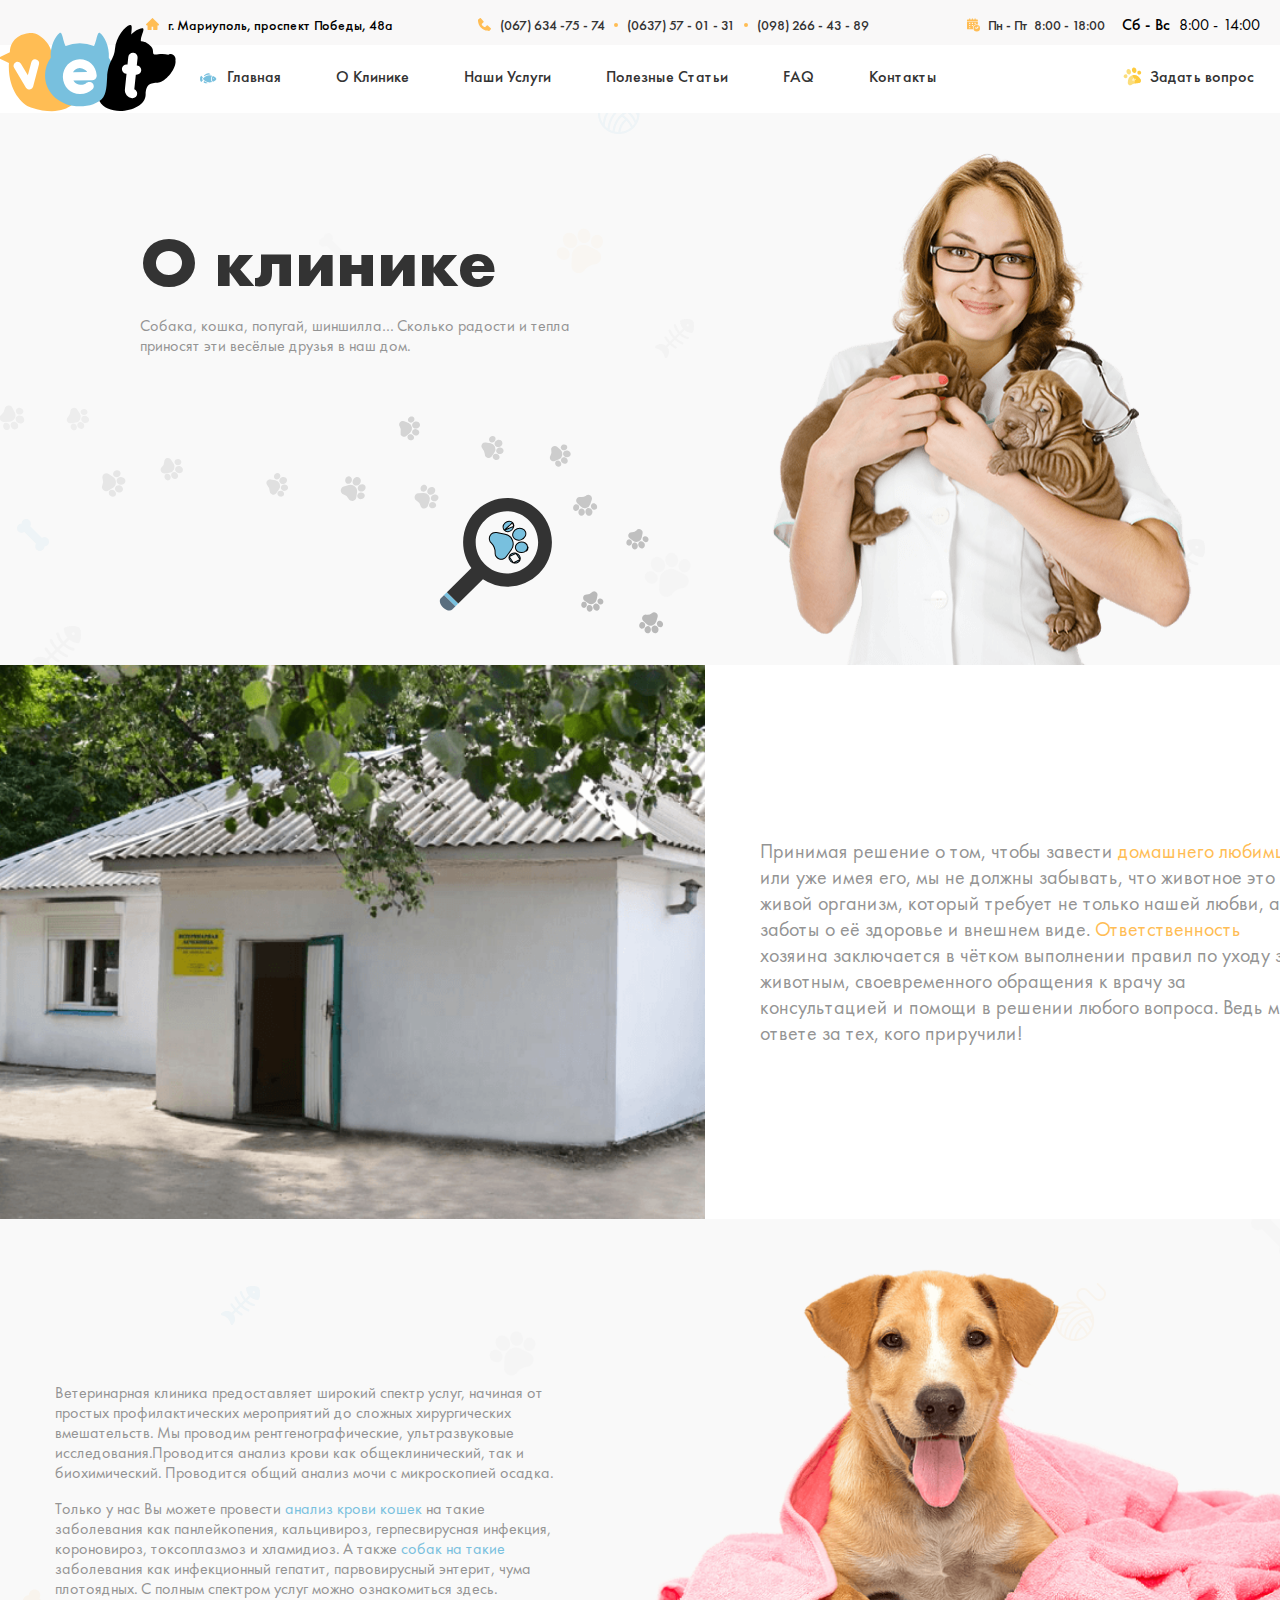
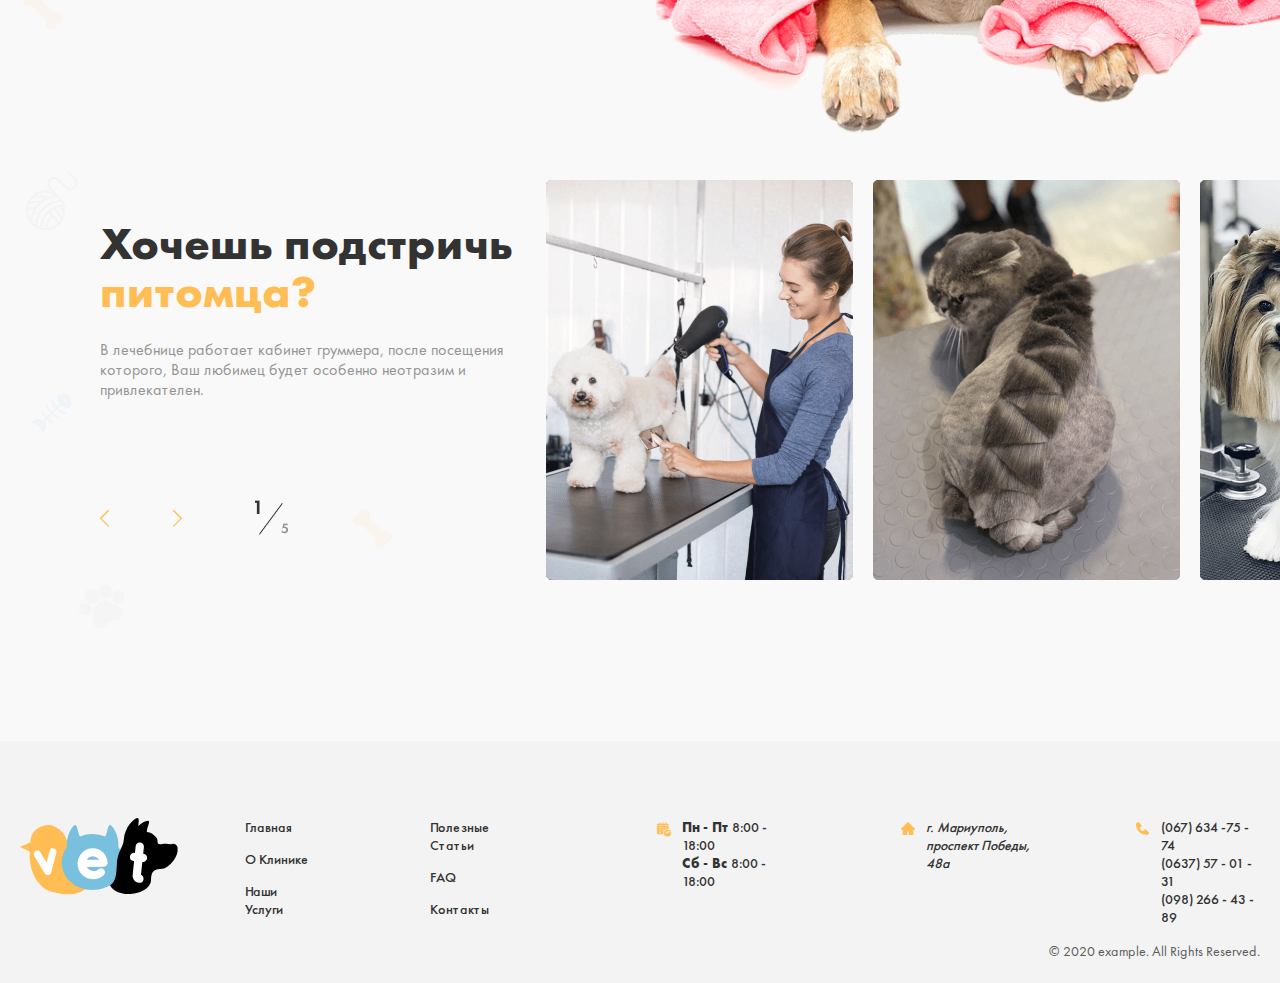
<file: about.html>
<!DOCTYPE html>
<html lang="en">
  <head>
    <meta charset="UTF-8" />
    <meta http-equiv="X-UA-Compatible" content="IE=edge" />
    <meta name="viewport" content="width=device-width, initial-scale=1.0" />
    <link rel="stylesheet" href="./css/about.css" />
    <title>About page</title>
  </head>
  <body>
    <!-- SITE HEADER START -->
    <header class="site-header">
      <div class="header-one-bg">
        <div class="container">
          <div class="header-one">
            <address class="adress">
              <a
                class="adress-hreft"
                href="https://goo.gl/maps/o6dSLnEeMNRRo1sC7"
                target="_blank"
              >
                г. Мариуполь, проспект Победы, 48а</a
              >
            </address>

            <ul class="one-list">
              <li class="one-list__itms">
                <a class="one-list__tellhreft" href="tel:+0676347574"
                  >(067) 634 -75 - 74</a
                >
              </li>

              <li class="one-list__itms">
                <a class="one-list__tellhreft" href="tel:+0637570131"
                  >(0637) 57 - 01 - 31</a
                >
              </li>

              <li class="one-list__itms">
                <a class="one-list__tellhreft" href="tel:+0982664389"
                  >(098) 266 - 43 - 89</a
                >
              </li>
            </ul>
            <div class="box-time">
              <time class="time one" datetime="2008-02-14 20:00">
                <strong class="time-big">Пн - Пт </strong> 8:00 - 18:00</time
              >
              <time class="header-one__time" datetime="2009-02-14 20:00"
                ><strong class="time-big">Сб - Вс </strong> 8:00 - 14:00</time
              >
            </div>
          </div>
        </div>
      </div>

      <div class="header-twoo-bg">
        <div class="container">
          <div class="header-twoo">
            <a class="header-twoo__logo" href="/index.html">
              <img src="/images/logo.svg" alt="site logo" />
            </a>
            <nav class="navbar">
              <ul class="navbar__list">
                <li class="navbar__itms">
                  <a class="navbar__hreft" href="/index.html">Главная</a>
                </li>
                <li class="navbar__itms">
                  <a class="navbar__hreft" href="/about.html">О Клинике</a>
                </li>
                <li class="navbar__itms">
                  <a class="navbar__hreft" href="/xizmatlar.html"
                    >Наши Услуги</a
                  >
                </li>
                <li class="navbar__itms">
                  <a class="navbar__hreft" href="articls.html"
                    >Полезные Статьи</a
                  >
                </li>
                <li class="navbar__itms">
                  <a class="navbar__hreft" href="/faq.html">FAQ</a>
                </li>
                <li class="navbar__itms">
                  <a class="navbar__hreft" href="/kontakt.html">Контакты </a>
                </li>
              </ul>
            </nav>
            <button
              class="header-twoo__zadad js-modal-open-button"
              type="button"
            >
              Задать вопрос
            </button>
          </div>
        </div>
      </div>
    </header>
    <!-- SITE HEADER END -->

    <main class="site-main">
      <section class="about-hero">
        <div class="container">
          <div class="about-hero__wrapper">
            <div class="about-hero__card">
              <h2 class="about-hero__title">О клинике</h2>
              <p class="about-hero__text">
                Собака, кошка, попугай, шиншилла… Сколько радости и тепла
                приносят эти весёлые друзья в наш дом.
              </p>
            </div>
          </div>
        </div>
      </section>

      <section class="about-content">
        <ul class="about-content__wrapper">
          <li class="about-content__list">
            <img
              class="about-content__images"
              src="./images/oq-uy.png"
              width="705"
              height="409"
              alt="images"
            />
            <div class="about-content__item">
              <p class="about-content__text">
                Принимая решение о том, чтобы завести
                <span class="about-content__span">домашнего любимца,</span> или
                уже имея его, мы не должны забывать, что животное это живой
                организм, который требует не только нашей любви, а и заботы о её
                здоровье и внешнем виде.
                <span class="about-content__span"> Ответственность </span
                >хозяина заключается в чётком выполнении правил по уходу за
                животным, своевременного обращения к врачу за консультацией и
                помощи в решении любого вопроса. Ведь мы в ответе за тех, кого
                приручили!
              </p>
            </div>
          </li>

          <li class="about-content__list">
            <div class="about-content__item">
              <p class="about-content__texts">
                Ветеринарная клиника предоставляет широкий спектр услуг, начиная
                от простых профилактических мероприятий до сложных хирургических
                вмешательств. Мы проводим рентгенографические, ультразвуковые
                исследования.Проводится анализ крови как общеклинический, так и
                биохимический. Проводится общий анализ мочи с микроскопией
                осадка.
              </p>
              <p class="about-content__texts">
                Только у нас Вы можете провести
                <span class="about-content__spans"> анализ крови кошек </span>
                на такие заболевания как панлейкопения, кальцивироз,
                герпесвирусная инфекция, короновироз, токсоплазмоз и хламидиоз.
                А также
                <span class="about-content__spans">собак на такие</span>
                заболевания как инфекционный гепатит, парвовирусный энтерит,
                чума плотоядных. С полным спектром услуг можно ознакомиться
                здесь.
              </p>
            </div>
            <div class="about-content__img">
              <img
                class="about-content__images"
                src="./images/aboutdog.png"
                width="797"
                height="532"
                alt="images"
              />
            </div>
          </li>
        </ul>
      </section>

      <section class="arrow">
        <div class="arrow__wrapper">
          <div class="arrow-all">
            <div class="arrow-top">
              <h3 class="arrow__title">
                Хочешь подстричь <span class="arrow__span"> питомца? </span>
              </h3>
              <p class="arrow__text">
                В лечебнице работает кабинет груммера, после посещения которого,
                Ваш любимец будет особенно неотразим и привлекателен.
              </p>
              <div class="arrow__imgg">
                <img
                  class="arrow__images"
                  src="./images/arrow.png"
                  width="82"
                  height="17"
                  alt="logo"
                />
                <img
                  class="arrow__image"
                  src="./images/numbers.png"
                  width="37"
                  height="42"
                  alt="numbers"
                />
              </div>
            </div>
            <ul class="arrow__list">
              <li class="arrow__item">
                <img
                  src="./images/abimgo.png"
                  width="307"
                  height="400"
                  alt="img"
                />
              </li>

              <li class="arrow__item">
                <img
                  src="./images/abimgt.png"
                  width="307"
                  height="400"
                  alt="img"
                />
              </li>

              <li class="arrow__item">
                <img
                  src="./images/abimgs.png"
                  width="307"
                  height="400"
                  alt="img"
                />
              </li>
            </ul>
          </div>
        </div>
      </section>
    </main>

    <!-- SITE FOOTER START -->

    <footer class="site-footer">
      <div class="container">
        <ul class="site-footer__wrapper">
          <li class="site-footer__link">
            <a class="site-footer__href" href="#">
              <img
                class="site-footer__img"
                src="./images/logo.svg"
                width="158"
                height="76"
                alt="logo"
              />
            </a>
          </li>

          <li class="site-footer__link site-footer__link--active">
            <a class="site-footer__href" href="#"> Главная </a>
            <a class="site-footer__href site-footer__href--active" href="#">
              О Клинике
            </a>
            <a class="site-footer__href" href="#"> Наши Услуги </a>
          </li>

          <li class="site-footer__link site-footer__link--actives">
            <a class="site-footer__href" href="#"> Полезные Статьи </a>

            <a class="site-footer__href site-footer__href--active" href="#">
              FAQ
            </a>

            <a class="site-footer__href" href="#"> Контакты </a>
          </li>

          <li class="site-footer__links site-footer__links--time">
            <a class="site-footer__href" href="#">
              <time datetime="2022-07-18">
                <span class="site-footer__time"> Пн - Пт</span> 8:00 - 18:00
              </time>
            </a>

            <a class="site-footer__href" href="#">
              <time datetime="2022-07-18">
                <span class="site-footer__time"> Cб - Вс</span> 8:00 - 18:00
              </time>
            </a>
          </li>

          <li class="site-footer__links site-footer__links--addres">
            <a class="site-footer__href" href="#">
              <address class="site-footer__addres">
                г. Мариуполь, <br />
                проспект Победы, 48а
              </address>
            </a>
          </li>

          <li class="site-footer__links site-footer__links--tel">
            <a class="site-footer__href" href="tel:+0676347574"
              >(067) 634 -75 - 74</a
            >
            <a class="site-footer__href" href="tel:+0637570131"
              >(0637) 57 - 01 - 31</a
            >
            <a class="site-footer__href" href="tel:+0982664389"
              >(098) 266 - 43 - 89</a
            >
          </li>
        </ul>
        <p class="site-footer__example">© 2020 example. All Rights Reserved.</p>
      </div>
    </footer>
    <!-- End of Footer Section-->

    <div class="modal">
      <div class="parda">
        <div class="mini-container">
          <div class="modal__window">
            <button class="modal__btn js-close-modal"></button>

            <div class="modal__inner">
              <div class="modal__start">
                <span class="modal__span">Авторизация:</span>

                <a
                  class="modal__link modal__link--google"
                  href="https://www.google.com/"
                  target="blank"
                  >Войти через Google</a
                >
                <a
                  class="modal__link-face"
                  href="https://www.facebook.com/"
                  target="blank"
                  >Войти через Facebook</a
                >
              </div>

              <div class="modal__end">
                <h3 class="modal__title">Задать вопрос</h3>

                <form
                  class="modal__form"
                  action="https://echo.htmlacademy.ru/courses"
                  method="post"
                  autocomplete="off"
                >
                  <input
                    class="modal__name"
                    type="text"
                    name="user_name"
                    aria-label="please enter your name"
                    minlength="2"
                    placeholder="Ваше имя"
                    required
                  />

                  <textarea
                    class="modal__text"
                    name="user_messege"
                    aria-label="please enter your messege"
                    placeholder="Опишите Ваш вопрос."
                  ></textarea>

                  <button class="modal__submit-button">Отправить</button>
                </form>
              </div>
            </div>
          </div>
        </div>
      </div>
    </div>

    <script src="./js/main.js"></script>
    <!-- SITE FOOTER END -->
  </body>
</html>
</file>
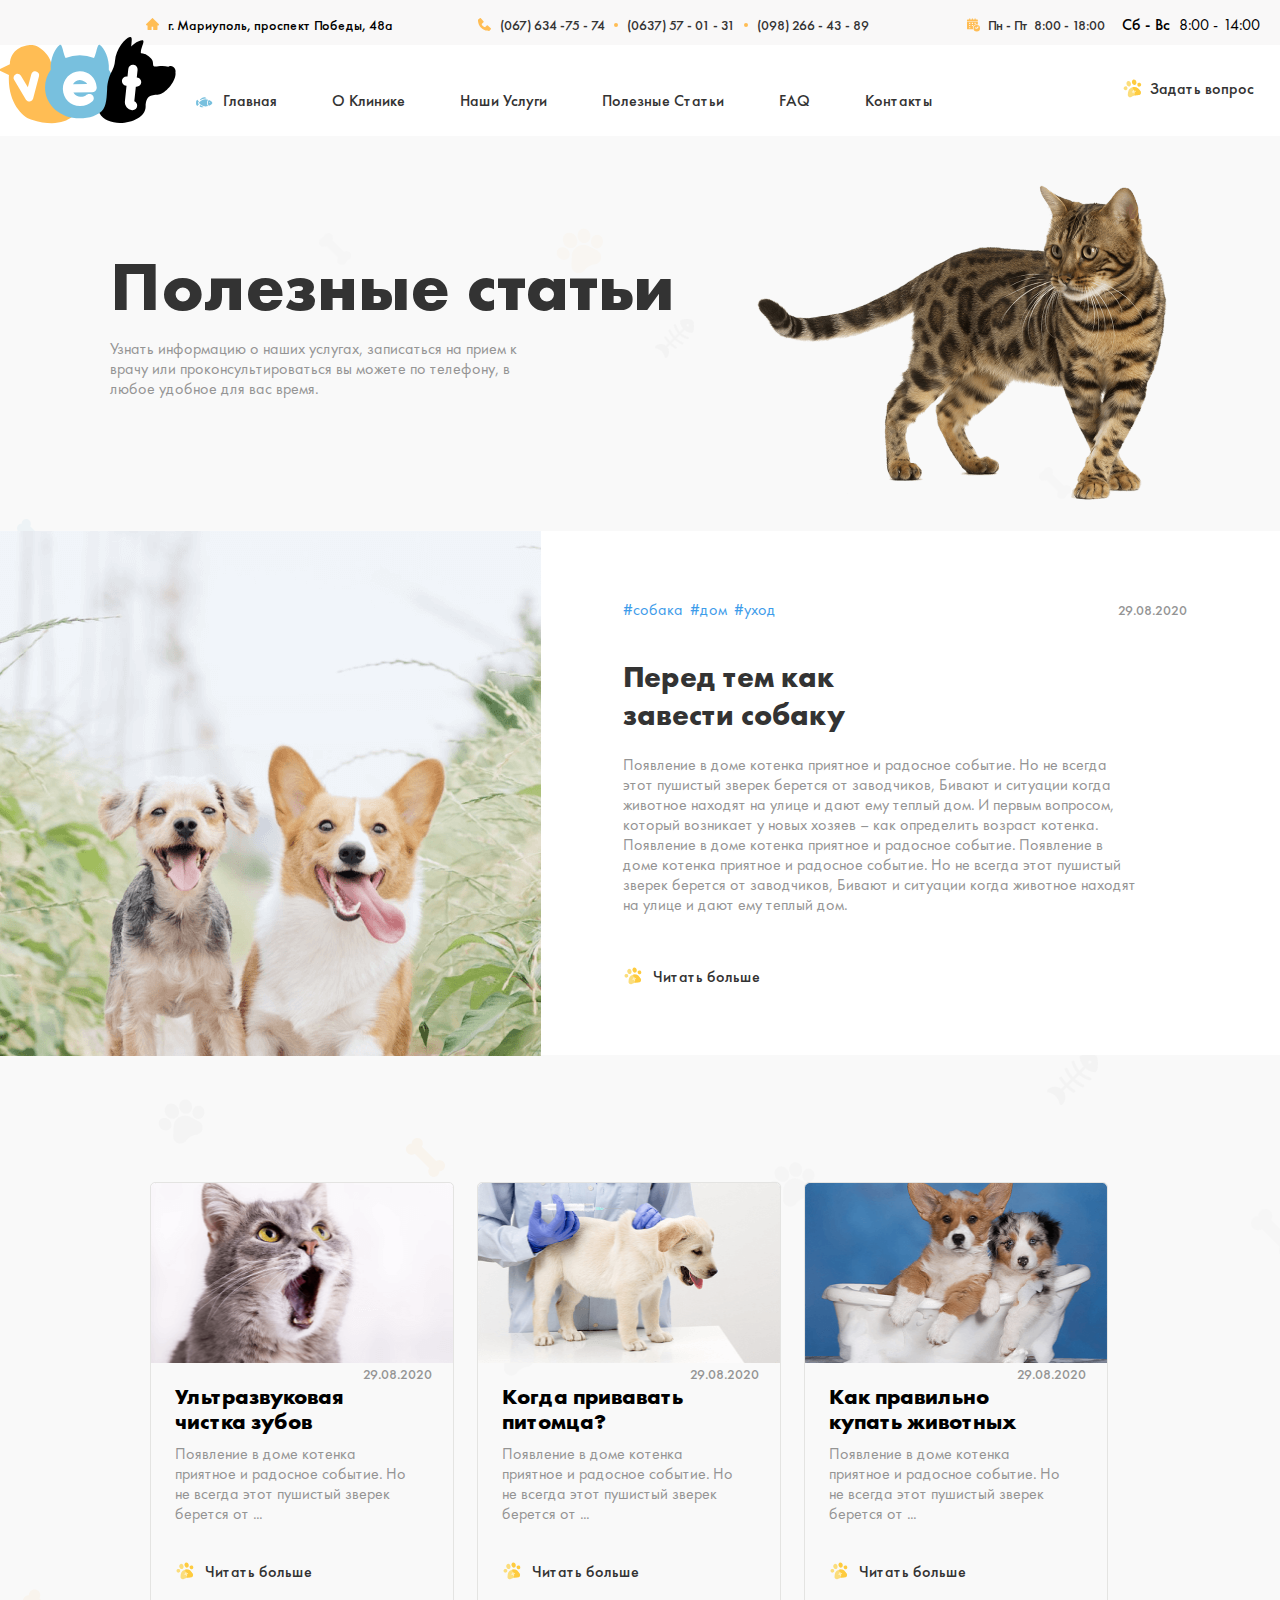
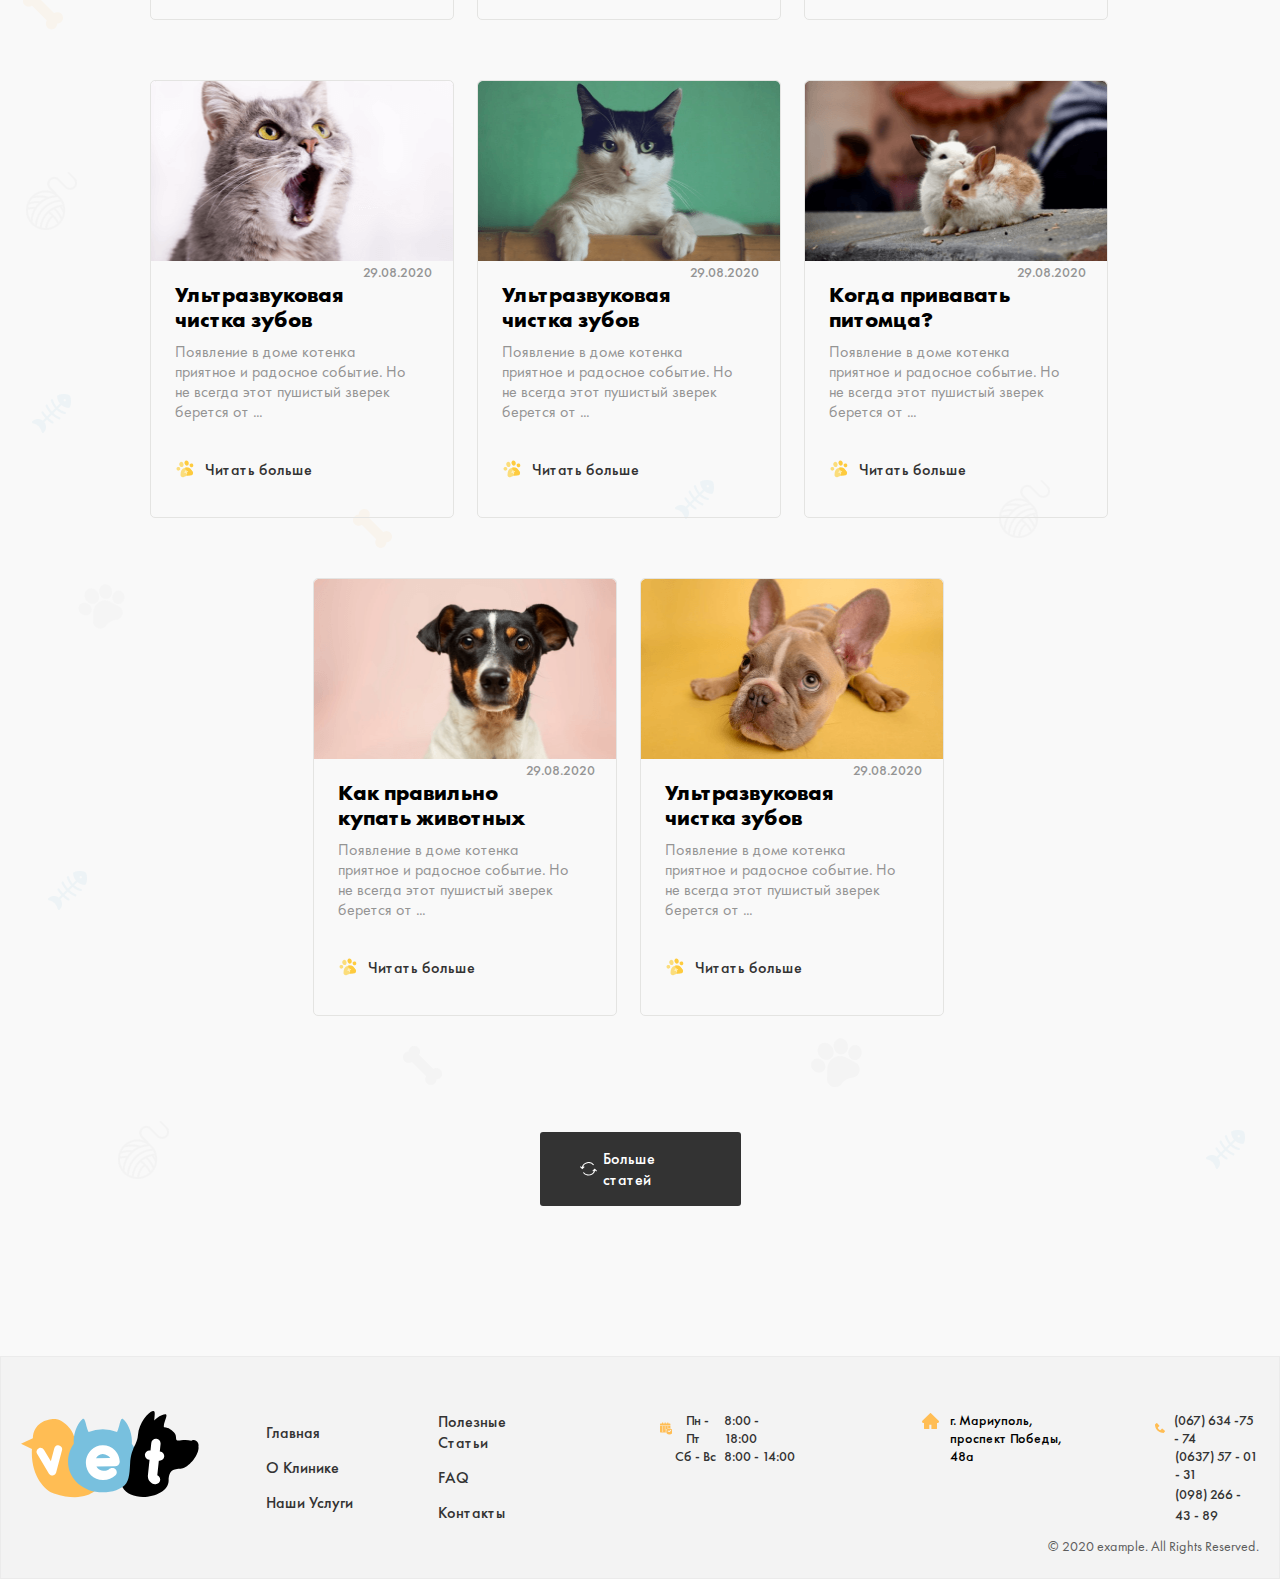
<file: articls.html>
<!DOCTYPE html>
<html lang="en">
  <head>
    <meta charset="UTF-8" />
    <meta http-equiv="X-UA-Compatible" content="IE=edge" />
    <meta name="viewport" content="width=device-width, initial-scale=1.0" />
    <link rel="stylesheet" href="/css/main.css" />
    <title>Document</title>
  </head>
  <body>
    <!-- SITE HEADER START -->

    <header class="site-header">
      <div class="header-one-bg">
        <div class="container">
          <div class="header-one">
            <address class="adress">
              <a
                class="adress-hreft"
                href="https://goo.gl/maps/o6dSLnEeMNRRo1sC7"
                target="_blank"
              >
                г. Мариуполь, проспект Победы, 48а</a
              >
            </address>

            <ul class="one__list">
              <li class="one__itms">
                <a class="one__tellhreft" href="tel:+0676347574"
                  >(067) 634 -75 - 74</a
                >
              </li>

              <li class="one__itms">
                <a class="one__tellhreft" href="tel:+0637570131"
                  >(0637) 57 - 01 - 31</a
                >
              </li>

              <li class="one__itms">
                <a class="one__tellhreft" href="tel:+0982664389"
                  >(098) 266 - 43 - 89</a
                >
              </li>
            </ul>
            <div class="box-time">
              <time class="time one" datetime="2008-02-14 20:00">
                <strong class="time-big">Пн - Пт </strong> 8:00 - 18:00</time
              >
              <time class="header-one__time" datetime="2009-02-14 20:00"
                ><strong class="time-big">Сб - Вс </strong> 8:00 - 14:00</time
              >
            </div>
          </div>
        </div>
      </div>

      <div class="header-twoo-bg">
        <div class="container">
          <div class="header-twoo">
            <a class="header-twoo__logo" href="/index.html">
              <img src="/images/logo.svg" alt="site logo" />
            </a>
            <nav class="navbar">
              <ul class="navbar__list">
                <li class="navbar__itms">
                  <a class="navbar__hreft" href="/index.html">Главная</a>
                </li>
                <li class="navbar__itms">
                  <a class="navbar__hreft" href="/about.html">О Клинике</a>
                </li>
                <li class="navbar__itms">
                  <a class="navbar__hreft" href="/xizmatlar.html"
                    >Наши Услуги</a
                  >
                </li>
                <li class="navbar__itms">
                  <a class="navbar__hreft" href="#">Полезные Статьи</a>
                </li>
                <li class="navbar__itms">
                  <a class="navbar__hreft" href="/faq.html">FAQ</a>
                </li>
                <li class="navbar__itms">
                  <a class="navbar__hreft" href="/kontakt.html">Контакты </a>
                </li>
              </ul>
            </nav>
            <button
              class="header-twoo__zadad js-modal-open-button"
              type="button"
            >
              Задать вопрос
            </button>
          </div>
        </div>
      </div>
    </header>

    <!-- SITE HEADER END -->

    <main>
      <section class="static">
        <div class="container">
          <div class="static__pad">
            <h2 class="static__big-text">Полезные статьи</h2>
            <div class="static__big-text-box">
              <p class="static__mini-text">
                Узнать информацию о наших услугах, записаться на прием к врачу
                или проконсультироваться вы можете по телефону, в любое удобное
                для вас время.
              </p>
            </div>
          </div>
        </div>
      </section>

      <section class="dogs">
        <div class="container">
          <div class="dogs__big-box">
            <img
              src="/images/static-twoo-dog.png"
              width="558"
              height="525"
              alt="the dogs are running "
            />
            <div class="dogs__potions">
              <div class="dogs__spans-box">
                <span class="dogs__spans">#собака</span>
                <span class="dogs__spans">#дом</span>
                <span class="dogs__spans">#уход</span>
                <time class="dogs__tims" datetime="2008-02-14 20:00">
                  29.08.2020</time
                >
              </div>
              <div class="dogs-big-text-box">
                <h2 class="dogs__big-text">Перед тем как завести собаку</h2>
              </div>
              <div class="dogs-mini-text-box">
                <p class="dogs__mini-text">
                  Появление в доме котенка приятное и радосное событие. Но не
                  всегда этот пушистый зверек берется от заводчиков, Бивают и
                  ситуации когда животное находят на улице и дают ему теплый
                  дом. И первым вопросом, который возникает у новых хозяев – как
                  определить возраст котенка. Появление в доме котенка приятное
                  и радосное событие. Появление в доме котенка приятное и
                  радосное событие. Но не всегда этот пушистый зверек берется от
                  заводчиков, Бивают и ситуации когда животное находят на улице
                  и дают ему теплый дом.
                </p>
              </div>

              <a class="dogs__hreft" href="#">Читать больше</a>
            </div>
          </div>
        </div>
      </section>

      <section class="anime">
        <div class="container">
          <ul class="anime__list">
            <li class="anime__itms">
              <img
                class="anime__imge"
                src="/images/static-one-for.png"
                alt=" animals foto "
              />
              <time class="anime__tims" datetime="2008-02-14 20:00">
                29.08.2020</time
              >
              <div class="anime__list-box">
                <div class="anime__big-text-box">
                  <h3 class="anime__big-text">Ультразвуковая чистка зубов</h3>
                </div>
                <div class="anime__mini-text-box">
                  <p class="anime__mini-text">
                    Появление в доме котенка приятное и радосное событие. Но не
                    всегда этот пушистый зверек берется от ...
                  </p>
                </div>
                <a class="anime__hreft-one" href="#">Читать больше</a>
              </div>
            </li>

            <li class="anime__itms">
              <img
                class="anime__imge"
                src="/images/static-twoo.png"
                alt=" animals foto "
              />
              <time class="anime__tims" datetime="2008-02-14 20:00">
                29.08.2020</time
              >
              <div class="anime__list-box">
                <div class="anime__big-text-box">
                  <h3 class="anime__big-text">Когда привавать питомца?</h3>
                </div>
                <div class="anime__mini-text-box">
                  <p class="anime__mini-text">
                    Появление в доме котенка приятное и радосное событие. Но не
                    всегда этот пушистый зверек берется от ...
                  </p>
                </div>
                <a class="anime__hreft-one" href="#">Читать больше</a>
              </div>
            </li>

            <li class="anime__itms">
              <img
                class="anime__imge"
                src="/images/static-three.png"
                alt=" animals foto "
              />
              <time class="anime__tims" datetime="2008-02-14 20:00">
                29.08.2020</time
              >
              <div class="anime__list-box">
                <div class="anime__big-text-box">
                  <h3 class="anime__big-text">Как правильно купать животных</h3>
                </div>
                <div class="anime__mini-text-box">
                  <p class="anime__mini-text">
                    Появление в доме котенка приятное и радосное событие. Но не
                    всегда этот пушистый зверек берется от ...
                  </p>
                </div>
                <a class="anime__hreft-one" href="#">Читать больше</a>
              </div>
            </li>

            <li class="anime__itms">
              <img
                class="anime__imge"
                src="/images/static-one-for.png"
                alt=" animals foto "
              />
              <time class="anime__tims" datetime="2008-02-14 20:00">
                29.08.2020</time
              >
              <div class="anime__list-box">
                <div class="anime__big-text-box">
                  <h3 class="anime__big-text">Ультразвуковая чистка зубов</h3>
                </div>
                <div class="anime__mini-text-box">
                  <p class="anime__mini-text">
                    Появление в доме котенка приятное и радосное событие. Но не
                    всегда этот пушистый зверек берется от ...
                  </p>
                </div>
                <a class="anime__hreft-one" href="#">Читать больше</a>
              </div>
            </li>

            <li class="anime__itms">
              <img
                class="anime__imge"
                src="/images/static-five.png"
                alt=" animals foto "
              />
              <time class="anime__tims" datetime="2008-02-14 20:00">
                29.08.2020</time
              >
              <div class="anime__list-box">
                <div class="anime__big-text-box">
                  <h3 class="anime__big-text">Ультразвуковая чистка зубов</h3>
                </div>
                <div class="anime__mini-text-box">
                  <p class="anime__mini-text">
                    Появление в доме котенка приятное и радосное событие. Но не
                    всегда этот пушистый зверек берется от ...
                  </p>
                </div>
                <a class="anime__hreft-one" href="#">Читать больше</a>
              </div>
            </li>

            <li class="anime__itms">
              <img
                class="anime__imge"
                src="/images/static-six.png"
                alt=" animals foto "
              />
              <time class="anime__tims" datetime="2008-02-14 20:00">
                29.08.2020</time
              >
              <div class="anime__list-box">
                <div class="anime__big-text-box">
                  <h3 class="anime__big-text">Когда привавать питомца?</h3>
                </div>
                <div class="anime__mini-text-box">
                  <p class="anime__mini-text">
                    Появление в доме котенка приятное и радосное событие. Но не
                    всегда этот пушистый зверек берется от ...
                  </p>
                </div>
                <a class="anime__hreft-one" href="#">Читать больше</a>
              </div>
            </li>

            <li class="anime__itms">
              <img
                class="anime__imge"
                src="/images/static-seven.png"
                alt=" animals foto "
              />
              <time class="anime__tims" datetime="2008-02-14 20:00">
                29.08.2020</time
              >
              <div class="anime__list-box">
                <div class="anime__big-text-box">
                  <h3 class="anime__big-text">Как правильно купать животных</h3>
                </div>
                <div class="anime__mini-text-box">
                  <p class="anime__mini-text">
                    Появление в доме котенка приятное и радосное событие. Но не
                    всегда этот пушистый зверек берется от ...
                  </p>
                </div>
                <a class="anime__hreft-one" href="#">Читать больше</a>
              </div>
            </li>

            <li class="anime__itms">
              <img
                class="anime__imge"
                src="/images/static-eight.png"
                alt=" animals foto "
              />
              <time class="anime__tims" datetime="2008-02-14 20:00">
                29.08.2020</time
              >
              <div class="anime__list-box">
                <div class="anime__big-text-box">
                  <h3 class="anime__big-text">Ультразвуковая чистка зубов</h3>
                </div>
                <div class="anime__mini-text-box">
                  <p class="anime__mini-text">
                    Появление в доме котенка приятное и радосное событие. Но не
                    всегда этот пушистый зверек берется от ...
                  </p>
                </div>
                <a class="anime__hreft-one" href="#">Читать больше</a>
              </div>
            </li>
          </ul>

          <div class="anime__hreft-box">
            <a class="anime__hreft" href="#">Больше статей</a>
          </div>
        </div>
      </section>
    </main>

    <!-- SITE FOOTER START -->
    <footer class="footer">
      <div class="container">
        <div class="footer__box">
          <a class="footer__twoo__logo" href="/index.html">
            <img src="/images/logo.svg" alt="site logo" />
          </a>

          <div class="footer__list-box">
            <ul class="footer__list">
              <li class="footer__itms">
                <a class="footer__hreft" href="/index.html"> Главная</a>
              </li>
              <li class="footer__itms">
                <a class="footer__hreft" href="/about.html"> О Клинике</a>
              </li>
              <li class="footer__itms">
                <a class="footer__hreft" href="/xizmatlar.html"> Наши Услуги</a>
              </li>
            </ul>

            <ul class="footer__list footer__list--twoo">
              <li class="footer__itms">
                <a class="footer__hreft" href="#"> Полезные Статьи</a>
              </li>
              <li class="footer__itms">
                <a class="footer__hreft" href="/faq.html">FAQ</a>
              </li>
              <li class="footer__itms">
                <a class="footer__hreft" href="/kontakt.html"> Контакты </a>
              </li>
            </ul>
          </div>

          <div class="box-time box-time--twoo">
            <time class="time one twoo" datetime="2008-02-14 20:00">
              <span class="time-big"> Пн - Пт </span> 8:00 - 18:00</time
            >
            <time class="time" datetime="2009-02-14 20:00"
              ><span class="time-big"> Сб - Вс </span> 8:00 - 14:00</time
            >
          </div>
          <address class="adress adress__twoo">
            <a
              class="adress-hreft"
              href="https://goo.gl/maps/o6dSLnEeMNRRo1sC7"
              target="blank"
            >
              г. Мариуполь, <br />
              проспект Победы, 48а</a
            >
          </address>

          <ul class="one__list one__list--box-twoo">
            <li class="one__itms">
              <a class="one__tellhreft" href="tel:+0676347574"
                >(067) 634 -75 - 74</a
              >
            </li>

            <li class="one__itms header-one__twoo">
              <a class="one__tellhreft" href="tel:+0637570131"
                >(0637) 57 - 01 - 31</a
              >
            </li>

            <li class="one__itms header-one__twoo">
              <a class="one__tellhreft" href="tel:+0982664389"
                >(098) 266 - 43 - 89</a
              >
            </li>
          </ul>
        </div>
        <div class="footer__span-box">
          <span class="footer__span">© 2020 example. All Rights Reserved.</span>
        </div>
      </div>
    </footer>

    <div class="modal">
      <div class="parda">
        <div class="mini-container">
          <div class="modal__window">
            <button class="modal__btn js-close-modal"></button>

            <div class="modal__inner">
              <div class="modal__start">
                <span class="modal__span">Авторизация:</span>

                <a
                  class="modal__link modal__link--google"
                  href="https://www.google.com/"
                  target="blank"
                  >Войти через Google</a
                >
                <a
                  class="modal__link--face"
                  href="https://www.facebook.com/"
                  target="blank"
                  >Войти через Facebook</a
                >
              </div>

              <div class="modal__end">
                <h3 class="modal__title">Задать вопрос</h3>

                <form
                  class="modal__form"
                  action="https://echo.htmlacademy.ru/courses"
                  method="post"
                  autocomplete="off"
                >
                  <input
                    class="modal__name"
                    type="text"
                    name="user_name"
                    aria-label="please enter your name"
                    minlength="2"
                    placeholder="Ваше имя"
                    required
                  />

                  <textarea
                    class="modal__text"
                    name="user_messege"
                    aria-label="please enter your messege"
                    placeholder="Опишите Ваш вопрос."
                  ></textarea>

                  <button class="modal__submit-button">Отправить</button>
                </form>
              </div>
            </div>
          </div>
        </div>
      </div>
    </div>

    <script src="/js/main.js"></script>
  </body>
</html>
</file>
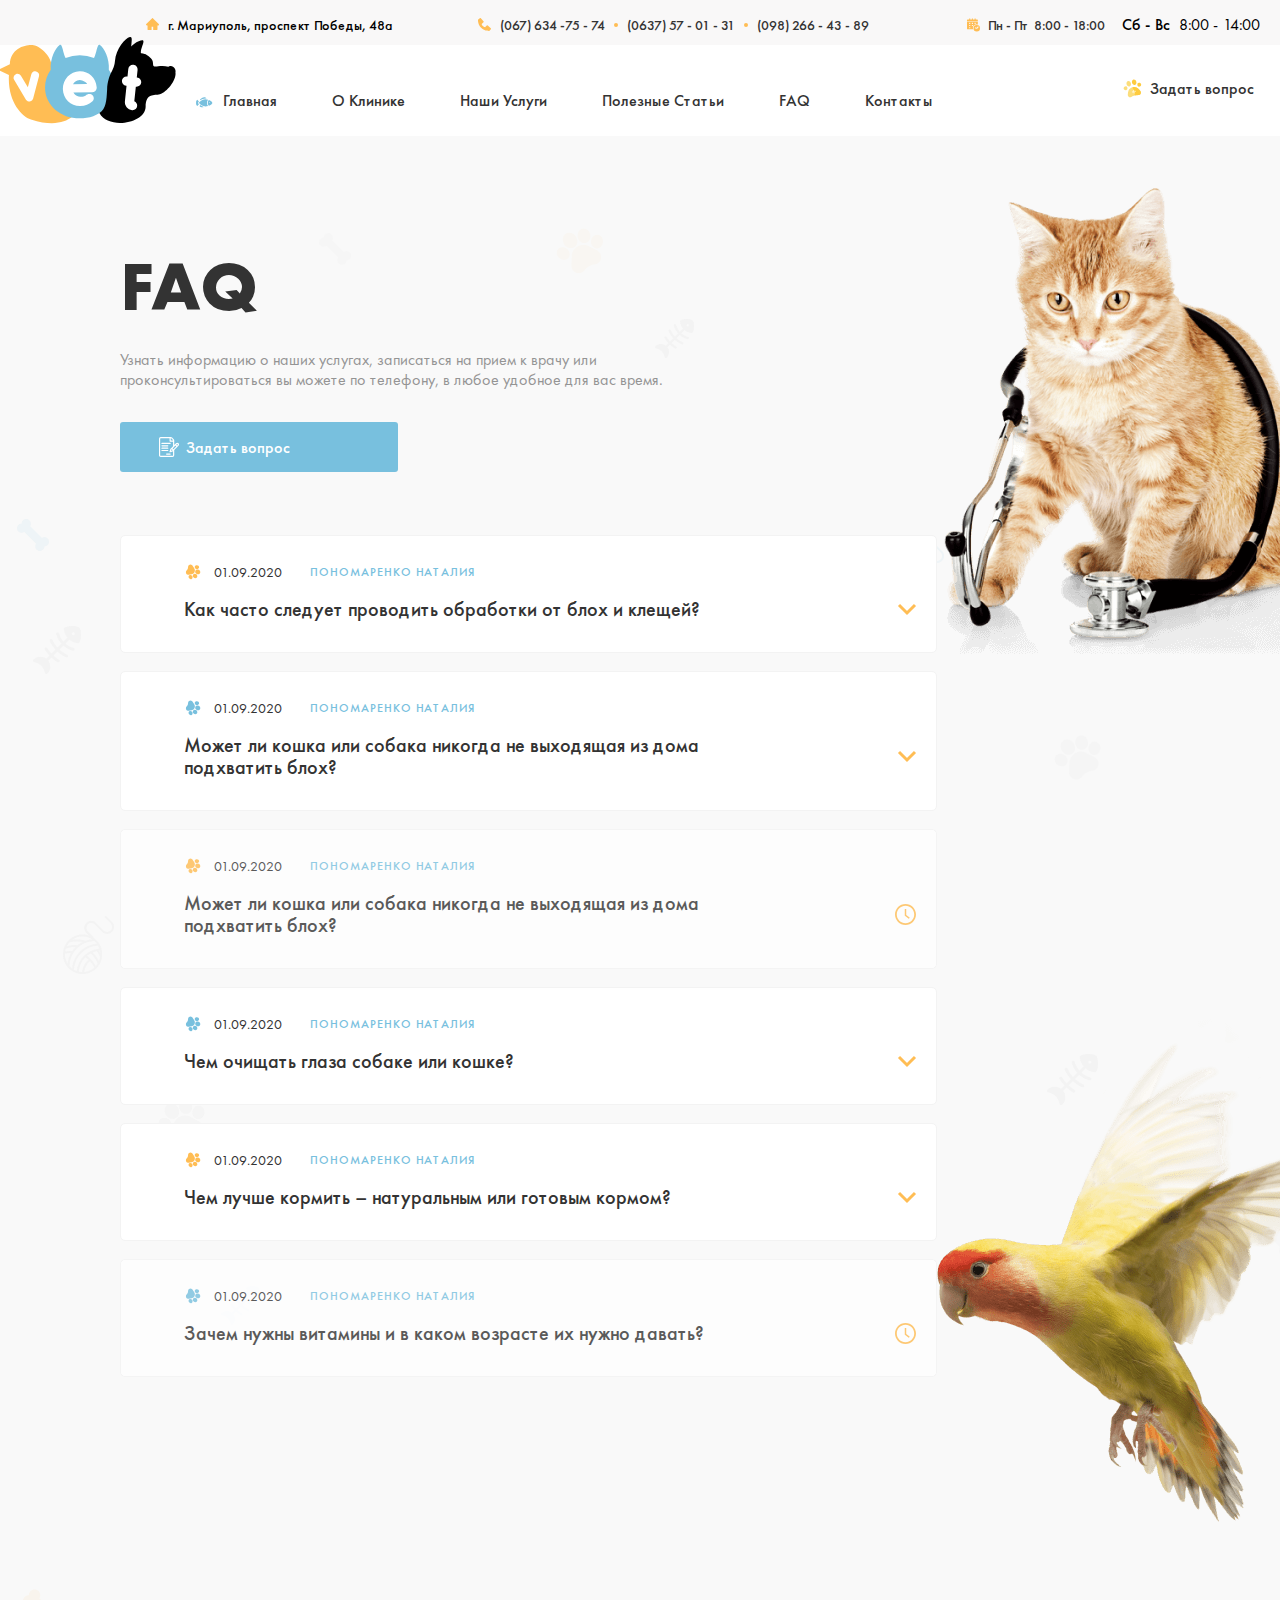
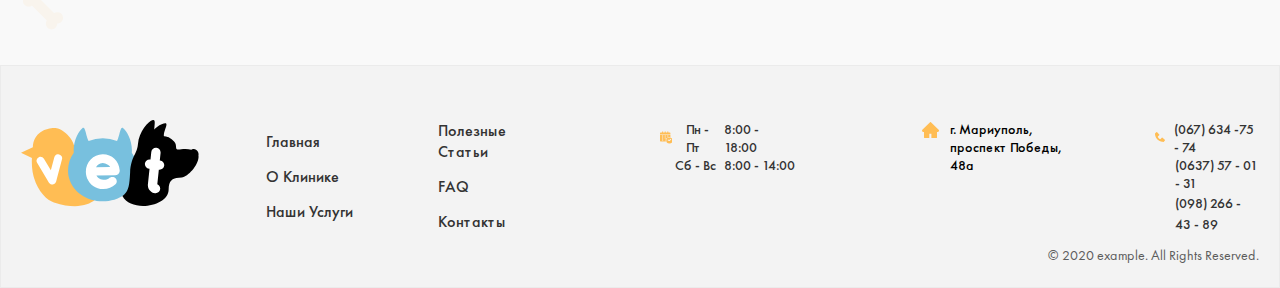
<file: faq.html>
<!DOCTYPE html>
<html lang="en">
  <head>
    <meta charset="UTF-8" />
    <meta http-equiv="X-UA-Compatible" content="IE=edge" />
    <meta name="viewport" content="width=device-width, initial-scale=1.0" />
    <link rel="stylesheet" href="/css/main.css" />
    <title>Document</title>
  </head>
  <body>
    <!-- SITE HEADER START -->
    <header class="site-header">
      <div class="header-one-bg">
        <div class="container">
          <div class="header-one">
            <address class="adress">
              <a
                class="adress-hreft"
                href="https://goo.gl/maps/o6dSLnEeMNRRo1sC7"
                target="_blank"
              >
                г. Мариуполь, проспект Победы, 48а</a
              >
            </address>

            <ul class="one__list">
              <li class="one__itms">
                <a class="one__tellhreft" href="tel:+0676347574"
                  >(067) 634 -75 - 74</a
                >
              </li>

              <li class="one__itms">
                <a class="one__tellhreft" href="tel:+0637570131"
                  >(0637) 57 - 01 - 31</a
                >
              </li>

              <li class="one__itms">
                <a class="one__tellhreft" href="tel:+0982664389"
                  >(098) 266 - 43 - 89</a
                >
              </li>
            </ul>
            <div class="box-time">
              <time class="time one" datetime="2008-02-14 20:00">
                <strong class="time-big">Пн - Пт </strong> 8:00 - 18:00</time
              >
              <time class="header-one__time" datetime="2009-02-14 20:00"
                ><strong class="time-big">Сб - Вс </strong> 8:00 - 14:00</time
              >
            </div>
          </div>
        </div>
      </div>

      <div class="header-twoo-bg">
        <div class="container">
          <div class="header-twoo">
            <a class="header-twoo__logo" href="/index.html">
              <img src="/images/logo.svg" alt="site logo" />
            </a>
            <nav class="navbar">
              <ul class="navbar__list">
                <li class="navbar__itms">
                  <a class="navbar__hreft" href="/index.html">Главная</a>
                </li>
                <li class="navbar__itms">
                  <a class="navbar__hreft" href="/about.html">О Клинике</a>
                </li>
                <li class="navbar__itms">
                  <a class="navbar__hreft" href="/xizmatlar.html"
                    >Наши Услуги</a
                  >
                </li>
                <li class="navbar__itms">
                  <a class="navbar__hreft" href="/articls.html"
                    >Полезные Статьи</a
                  >
                </li>
                <li class="navbar__itms">
                  <a class="navbar__hreft" href="/faq.html">FAQ</a>
                </li>
                <li class="navbar__itms">
                  <a class="navbar__hreft" href="/kontakt.html">Контакты </a>
                </li>
              </ul>
            </nav>
            <button
              class="header-twoo__zadad js-modal-open-button"
              type="button"
            >
              Задать вопрос
            </button>
          </div>
        </div>
      </div>
    </header>
    <!-- SITE HEADER END -->

    <main>
      <section class="faq">
        <div class="container">
          <div class="faq__big-box">
            <h2 class="faq__big-text">FAQ</h2>
            <p class="faq__mini-text">
              Узнать информацию о наших услугах, записаться на прием к врачу или
              проконсультироваться вы можете по телефону, в любое удобное для
              вас время.
            </p>
            <div class="faq__hreft-box">
              <a class="faq__hrerf" href="#"> Задать вопрос </a>
            </div>
          </div>

          <ul class="faq__list">
            <li class="faq__itms">
              <div class="faq__time-box">
                <time class="faq__time" datetime="2008-02-14 20:00"
                  >01.09.2020</time
                >
                <span class="faq__blue-hreft">Пономаренко Наталия</span>
              </div>

              <details class="faq__detals">
                <summary class="faq__summary">
                  Как часто следует проводить обработки от блох и клещей?
                  <svg
                    class="faq__svg"
                    width="20"
                    height="13"
                    fill="none"
                    xmlns="http://www.w3.org/2000/svg"
                  >
                    <path d="m2 2 8 8 8-8" stroke-width="3" />
                  </svg>
                </summary>
                <p class="faq__mini-text">
                  Самые качественные капли от блох и клещей как правило
                  действуют не более одного месяца. Поэтому собак и кошек
                  следует обрабатывать от блох именно с такой периодичностью.
                  Обработки противопаразитарными каплями особенно актуальны для
                  собак в период с марта по декабрь, когда активизируют свою
                  активность клещи. Подобрать препарат от блох и клещей Вам
                  помогут в ветеринарном комплексе “Передовой”. Также здесь Вам
                  помогут в расчёте дозировки этих препаратов.
                </p>
              </details>
            </li>

            <li class="faq__itms">
              <div class="faq__time-box faq__time-box-twoo">
                <time class="faq__time" datetime="2008-02-14 20:00"
                  >01.09.2020</time
                >
                <span class="faq__blue-hreft">Пономаренко Наталия</span>
              </div>

              <details class="faq__detals">
                <summary class="faq__summary">
                  <span class="faq__summry-box">
                    Может ли кошка или собака никогда не выходящая из дома
                    подхватить блох?
                  </span>
                  <svg
                    class="faq__svg"
                    width="20"
                    height="13"
                    fill="none"
                    xmlns="http://www.w3.org/2000/svg"
                  >
                    <path d="m2 2 8 8 8-8" stroke-width="3" />
                  </svg>
                </summary>
                <p class="faq__mini-text">
                  Самые качественные капли от блох и клещей как правило
                  действуют не более одного месяца. Поэтому собак и кошек
                  следует обрабатывать от блох именно с такой периодичностью.
                  Обработки противопаразитарными каплями особенно актуальны для
                  собак в период с марта по декабрь, когда активизируют свою
                  активность клещи. Подобрать препарат от блох и клещей Вам
                  помогут в ветеринарном комплексе “Передовой”. Также здесь Вам
                  помогут в расчёте дозировки этих препаратов.
                </p>
              </details>
            </li>

            <li class="faq__itms">
              <div class="faq__time-box">
                <time class="faq__time" datetime="2008-02-14 20:00"
                  >01.09.2020</time
                >
                <span class="faq__blue-hreft">Пономаренко Наталия</span>
              </div>

              <details class="faq__detals">
                <summary class="faq__summary">
                  <span class="faq__summry-box">
                    Может ли кошка или собака никогда не выходящая из дома
                    подхватить блох?
                  </span>
                  <svg
                    class="faq__svg-saot"
                    width="21"
                    height="21"
                    viewBox="0 0 21 21"
                    fill="none"
                    xmlns="http://www.w3.org/2000/svg"
                  >
                    <path
                      d="M10.5 0C4.70156 0 0 4.70156 0 10.5C0 16.2984 4.70156 21 10.5 21C16.2984 21 21 16.2984 21 10.5C21 4.70156 16.2984 0 10.5 0ZM10.5 19.2188C5.68594 19.2188 1.78125 15.3141 1.78125 10.5C1.78125 5.68594 5.68594 1.78125 10.5 1.78125C15.3141 1.78125 19.2188 5.68594 19.2188 10.5C19.2188 15.3141 15.3141 19.2188 10.5 19.2188Z"
                      fill="#FFBD54"
                    />
                    <path
                      d="M14.5945 13.4672L11.2523 11.0508V5.25C11.2523 5.14687 11.168 5.0625 11.0648 5.0625H9.9375C9.83437 5.0625 9.75 5.14687 9.75 5.25V11.7047C9.75 11.7656 9.77812 11.8219 9.82734 11.857L13.7039 14.6836C13.7883 14.7445 13.9055 14.7258 13.9664 14.6437L14.6367 13.7297C14.6977 13.643 14.6789 13.5258 14.5945 13.4672Z"
                      fill="#FFBD54"
                    />
                  </svg>
                </summary>
              </details>
            </li>

            <li class="faq__itms">
              <div class="faq__time-box faq__time-box-twoo">
                <time class="faq__time" datetime="2008-02-14 20:00"
                  >01.09.2020</time
                >
                <span class="faq__blue-hreft">Пономаренко Наталия</span>
              </div>

              <details class="faq__detals">
                <summary class="faq__summary">
                  <span class="faq__summry-box">
                    Чем очищать глаза собаке или кошке?
                  </span>
                  <svg
                    class="faq__svg"
                    width="20"
                    height="13"
                    fill="none"
                    xmlns="http://www.w3.org/2000/svg"
                  >
                    <path d="m2 2 8 8 8-8" stroke-width="3" />
                  </svg>
                </summary>
                <p class="faq__mini-text">
                  Самые качественные капли от блох и клещей как правило
                  действуют не более одного месяца. Поэтому собак и кошек
                  следует обрабатывать от блох именно с такой периодичностью.
                  Обработки противопаразитарными каплями особенно актуальны для
                  собак в период с марта по декабрь, когда активизируют свою
                  активность клещи. Подобрать препарат от блох и клещей Вам
                  помогут в ветеринарном комплексе “Передовой”. Также здесь Вам
                  помогут в расчёте дозировки этих препаратов.
                </p>
              </details>
            </li>

            <li class="faq__itms">
              <div class="faq__time-box">
                <time class="faq__time" datetime="2008-02-14 20:00"
                  >01.09.2020</time
                >
                <span class="faq__blue-hreft">Пономаренко Наталия</span>
              </div>

              <details class="faq__detals">
                <summary class="faq__summary">
                  <span class="faq__summry-box">
                    Чем лучше кормить – натуральным или готовым кормом?
                  </span>
                  <svg
                    class="faq__svg"
                    width="20"
                    height="13"
                    fill="none"
                    xmlns="http://www.w3.org/2000/svg"
                  >
                    <path d="m2 2 8 8 8-8" stroke-width="3" />
                  </svg>
                </summary>
                <p class="faq__mini-text">
                  Самые качественные капли от блох и клещей как правило
                  действуют не более одного месяца. Поэтому собак и кошек
                  следует обрабатывать от блох именно с такой периодичностью.
                  Обработки противопаразитарными каплями особенно актуальны для
                  собак в период с марта по декабрь, когда активизируют свою
                  активность клещи. Подобрать препарат от блох и клещей Вам
                  помогут в ветеринарном комплексе “Передовой”. Также здесь Вам
                  помогут в расчёте дозировки этих препаратов.
                </p>
              </details>
            </li>

            <li class="faq__itms">
              <div class="faq__time-box faq__time-box-twoo">
                <time class="faq__time" datetime="2008-02-14 20:00"
                  >01.09.2020</time
                >
                <span class="faq__blue-hreft">Пономаренко Наталия</span>
              </div>

              <details class="faq__detals">
                <summary class="faq__summary">
                  <span class="faq__summry-box">
                    Зачем нужны витамины и в каком возрасте их нужно давать?
                  </span>
                  <svg
                    class="faq__svg-saot"
                    width="21"
                    height="21"
                    viewBox="0 0 21 21"
                    fill="none"
                    xmlns="http://www.w3.org/2000/svg"
                  >
                    <path
                      d="M10.5 0C4.70156 0 0 4.70156 0 10.5C0 16.2984 4.70156 21 10.5 21C16.2984 21 21 16.2984 21 10.5C21 4.70156 16.2984 0 10.5 0ZM10.5 19.2188C5.68594 19.2188 1.78125 15.3141 1.78125 10.5C1.78125 5.68594 5.68594 1.78125 10.5 1.78125C15.3141 1.78125 19.2188 5.68594 19.2188 10.5C19.2188 15.3141 15.3141 19.2188 10.5 19.2188Z"
                      fill="#FFBD54"
                    />
                    <path
                      d="M14.5945 13.4672L11.2523 11.0508V5.25C11.2523 5.14687 11.168 5.0625 11.0648 5.0625H9.9375C9.83437 5.0625 9.75 5.14687 9.75 5.25V11.7047C9.75 11.7656 9.77812 11.8219 9.82734 11.857L13.7039 14.6836C13.7883 14.7445 13.9055 14.7258 13.9664 14.6437L14.6367 13.7297C14.6977 13.643 14.6789 13.5258 14.5945 13.4672Z"
                      fill="#FFBD54"
                    />
                  </svg>
                </summary>
              </details>
            </li>
          </ul>
        </div>
      </section>
    </main>

    <!-- SITE FOOTER START -->
    <footer class="footer">
      <div class="container">
        <div class="footer__box">
          <a class="footer__twoo__logo" href="/index.html">
            <img src="/images/logo.svg" alt="site logo" />
          </a>

          <div class="footer__list-box">
            <ul class="footer__list">
              <li class="footer__itms">
                <a class="footer__hreft" href="/index.html"> Главная</a>
              </li>
              <li class="footer__itms">
                <a class="footer__hreft" href="/about.html"> О Клинике</a>
              </li>
              <li class="footer__itms">
                <a class="footer__hreft" href="/xizmatlar.html"> Наши Услуги</a>
              </li>
            </ul>

            <ul class="footer__list footer__list--twoo">
              <li class="footer__itms">
                <a class="footer__hreft" href="/articls.html">
                  Полезные Статьи</a
                >
              </li>
              <li class="footer__itms">
                <a class="footer__hreft" href="/faq.html">FAQ</a>
              </li>
              <li class="footer__itms">
                <a class="footer__hreft" href="/kontakt.html"> Контакты </a>
              </li>
            </ul>
          </div>

          <div class="box-time box-time--twoo">
            <time class="time one twoo" datetime="2008-02-14 20:00">
              <span class="time-big"> Пн - Пт </span> 8:00 - 18:00</time
            >
            <time class="time" datetime="2009-02-14 20:00"
              ><span class="time-big"> Сб - Вс </span> 8:00 - 14:00</time
            >
          </div>
          <address class="adress adress__twoo">
            <a
              class="adress-hreft"
              href="https://goo.gl/maps/o6dSLnEeMNRRo1sC7"
              target="blank"
            >
              г. Мариуполь, <br />
              проспект Победы, 48а</a
            >
          </address>
          <ul class="one__list one__list--box-twoo">
            <li class="one__itms">
              <a class="one__tellhreft" href="tel:+0676347574"
                >(067) 634 -75 - 74</a
              >
            </li>

            <li class="one__itms header-one__twoo">
              <a class="one__tellhreft" href="tel:+0637570131"
                >(0637) 57 - 01 - 31</a
              >
            </li>

            <li class="one__itms header-one__twoo">
              <a class="one__tellhreft" href="tel:+0982664389"
                >(098) 266 - 43 - 89</a
              >
            </li>
          </ul>
        </div>
        <div class="footer__span-box">
          <span class="footer__span">© 2020 example. All Rights Reserved.</span>
        </div>
      </div>
    </footer>

    <div class="modal">
      <div class="parda">
        <div class="mini-container">
          <div class="modal__window">
            <button class="modal__btn js-close-modal"></button>

            <div class="modal__inner">
              <div class="modal__start">
                <span class="modal__span">Авторизация:</span>

                <a
                  class="modal__link modal__link--google"
                  href="https://www.google.com/"
                  target="blank"
                  >Войти через Google</a
                >
                <a
                  class="modal__link--face"
                  href="https://www.facebook.com/"
                  target="blank"
                  >Войти через Facebook</a
                >
              </div>

              <div class="modal__end">
                <h3 class="modal__title">Задать вопрос</h3>

                <form
                  class="modal__form"
                  action="https://echo.htmlacademy.ru/courses"
                  method="post"
                  autocomplete="off"
                >
                  <input
                    class="modal__name"
                    type="text"
                    name="user_name"
                    aria-label="please enter your name"
                    minlength="2"
                    placeholder="Ваше имя"
                    required
                  />

                  <textarea
                    class="modal__text"
                    name="user_messege"
                    aria-label="please enter your messege"
                    placeholder="Опишите Ваш вопрос."
                  ></textarea>

                  <button class="modal__submit-button">Отправить</button>
                </form>
              </div>
            </div>
          </div>
        </div>
      </div>
    </div>

    <script src="/js/main.js"></script>
    <!-- SITE FOOTER END -->
  </body>
</html>
</file>
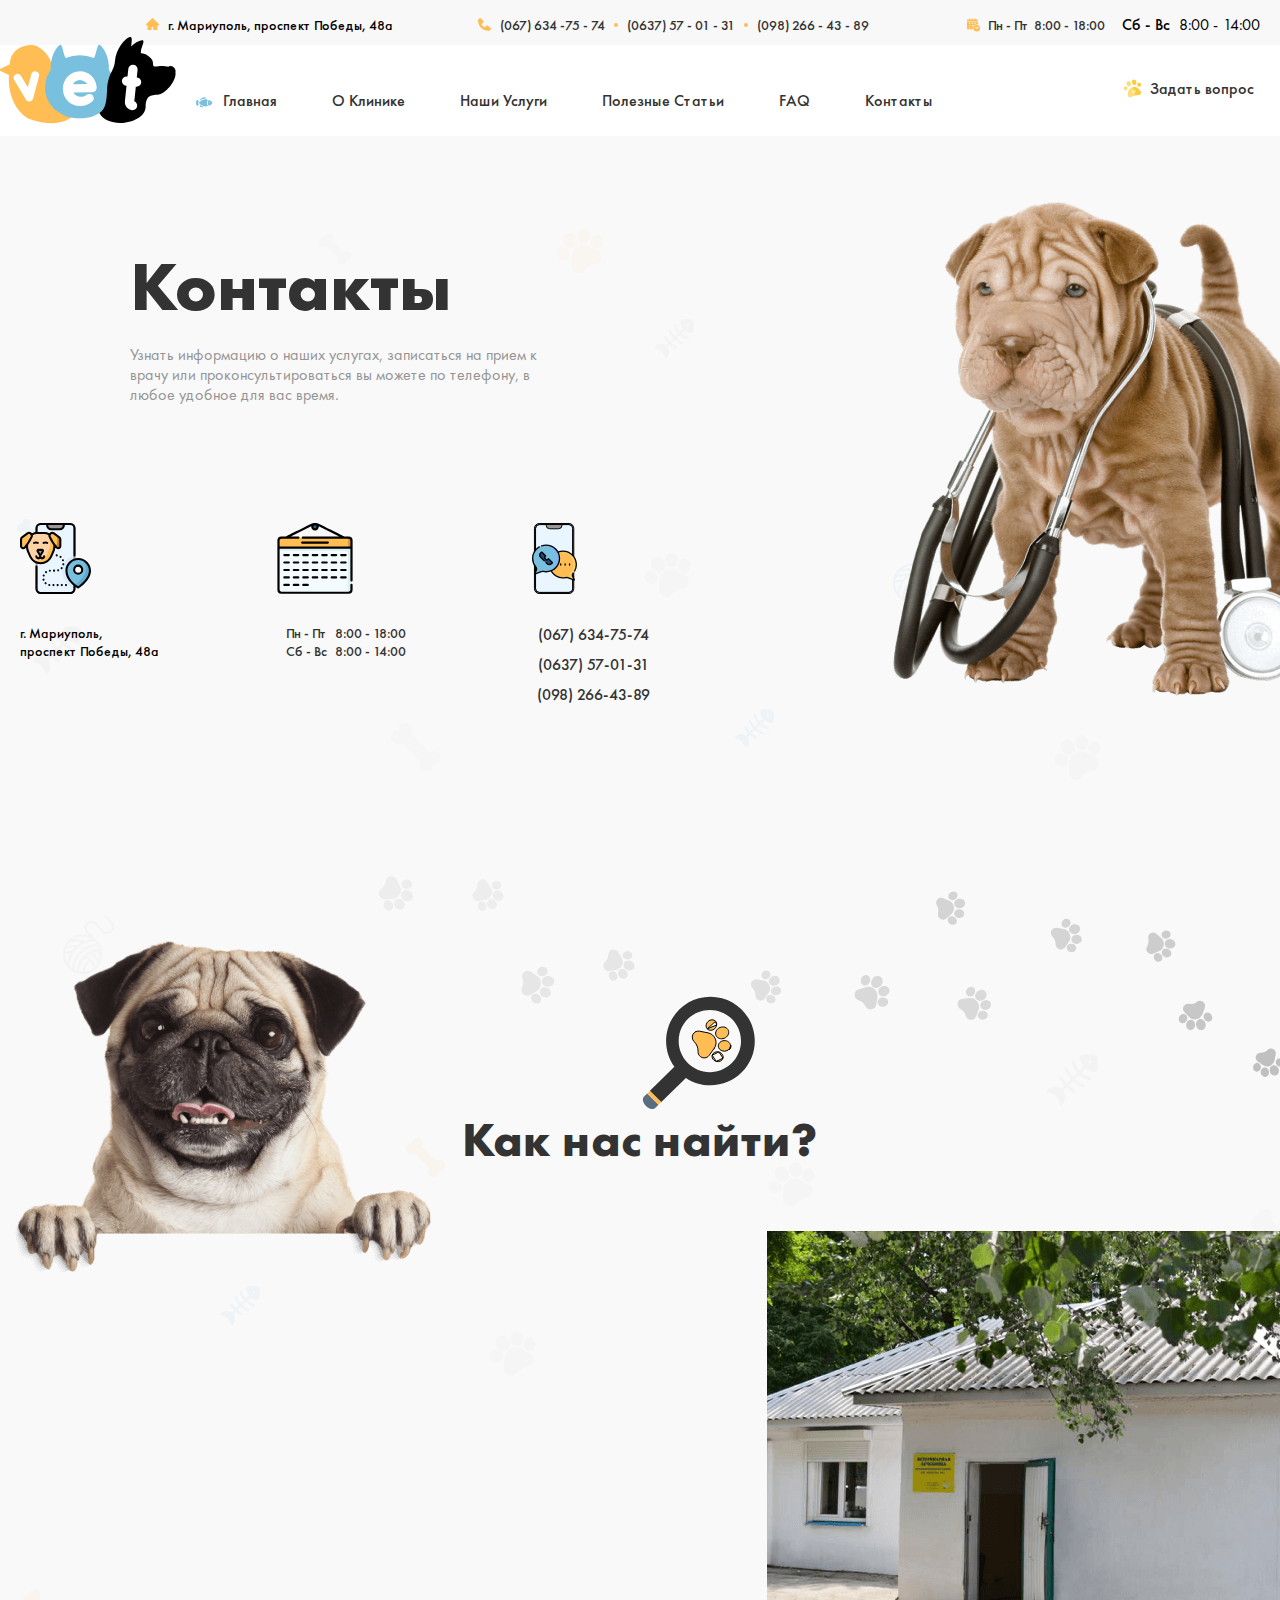
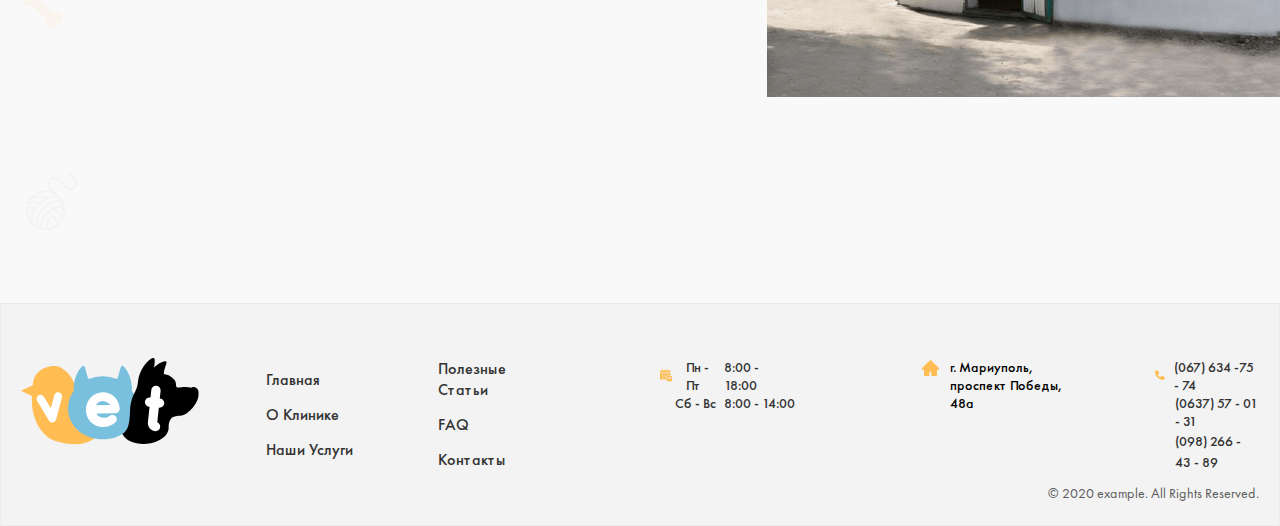
<file: kontakt.html>
<!DOCTYPE html>
<html lang="en">
  <head>
    <meta charset="UTF-8" />
    <meta http-equiv="X-UA-Compatible" content="IE=edge" />
    <meta name="viewport" content="width=device-width, initial-scale=1.0" />
    <link rel="stylesheet" href="/css/main.css" />
    <title>Document</title>
  </head>
  <body>
    <!-- SITE HEADER START -->

    <header class="site-header">
      <div class="header-one-bg">
        <div class="container">
          <div class="header-one">
            <address class="adress">
              <a
                class="adress-hreft"
                href="https://goo.gl/maps/o6dSLnEeMNRRo1sC7"
                target="_blank"
              >
                г. Мариуполь, проспект Победы, 48а</a
              >
            </address>

            <ul class="one__list">
              <li class="one__itms">
                <a class="one__tellhreft" href="tel:+0676347574"
                  >(067) 634 -75 - 74</a
                >
              </li>

              <li class="one__itms">
                <a class="one__tellhreft" href="tel:+0637570131"
                  >(0637) 57 - 01 - 31</a
                >
              </li>

              <li class="one__itms">
                <a class="one__tellhreft" href="tel:+0982664389"
                  >(098) 266 - 43 - 89</a
                >
              </li>
            </ul>
            <div class="box-time">
              <time class="time one" datetime="2008-02-14 20:00">
                <span class="time-big">Пн - Пт </span> 8:00 - 18:00</time
              >
              <time class="header-one__time" datetime="2009-02-14 20:00"
                ><span class="time-big">Сб - Вс </span> 8:00 - 14:00</time
              >
            </div>
          </div>
        </div>
      </div>

      <div class="header-twoo-bg">
        <div class="container">
          <div class="header-twoo">
            <a class="header-twoo__logo" href="/index.html">
              <img src="/images/logo.svg" alt="site logo" />
            </a>
            <nav class="navbar">
              <ul class="navbar__list">
                <li class="navbar__itms">
                  <a class="navbar__hreft" href="/index.html">Главная</a>
                </li>
                <li class="navbar__itms">
                  <a class="navbar__hreft" href="/about.html">О Клинике</a>
                </li>
                <li class="navbar__itms">
                  <a class="navbar__hreft" href="/xizmatlar.html"
                    >Наши Услуги</a
                  >
                </li>
                <li class="navbar__itms">
                  <a class="navbar__hreft" href="/articls.html"
                    >Полезные Статьи</a
                  >
                </li>
                <li class="navbar__itms">
                  <a class="navbar__hreft" href="/faq.html">FAQ</a>
                </li>
                <li class="navbar__itms">
                  <a class="navbar__hreft" href="/kontakt.html">Контакты </a>
                </li>
              </ul>
            </nav>
            <button
              class="header-twoo__zadad js-modal-open-button"
              type="button"
            >
              Задать вопрос
            </button>
          </div>
        </div>
      </div>
    </header>

    <!-- SITE HEADER END -->

    <main>
      <section class="xizmat">
        <div class="container">
          <div class="xizmat__big-text-box">
            <h2 class="xizmat__big-text">Контакты</h2>
            <p class="xizmat__mini-text">
              Узнать информацию о наших услугах, записаться на прием к врачу или
              проконсультироваться вы можете по телефону, в любое удобное для
              вас время.
            </p>
          </div>
          <ul class="xizmat__list">
            <li class="xizmat__itms">
              <address class="xizmat__adres adress__twoo">
                <a
                  class="adress-hreft"
                  href="https://goo.gl/maps/o6dSLnEeMNRRo1sC7"
                  target="blank"
                >
                  г. Мариуполь, <br />
                  проспект Победы, 48а</a
                >
              </address>
            </li>

            <li class="xizmat__itms">
              <div class="adress__time">
                <time class="time" datetime="2008-02-14 20:00">
                  <span class="time-big"> Пн - Пт </span> 8:00 - 18:00</time
                >
                <time class="time" datetime="2009-02-14 20:00"
                  ><span class="time-big"> Сб - Вс </span> 8:00 - 14:00</time
                >
              </div>
            </li>

            <li class="xizmat__itms">
              <div class="xizmat__tel-box">
                <a class="xizmat__xreft-tell" href="tel:+0676347574"
                  >(067) 634-75-74</a
                >
                <a class="xizmat__xreft-tell" href="tel:+0637570131"
                  >(0637) 57-01-31</a
                >
                <a class="xizmat__xreft-tell" href="tel:+0982664389"
                  >(098) 266-43-89</a
                >
              </div>
            </li>
          </ul>
        </div>
      </section>

      <section class="top">
        <h3 class="top-text">Как нас найти?</h3>

        <div class="top__big-box">
          <iframe
            class="top__iframe"
            src="https://www.google.com/maps/embed?pb=!1m18!1m12!1m3!1d8649.47968604405!2d68.39447519075847!3d39.96257063679157!2m3!1f0!2f0!3f0!3m2!1i1024!2i768!4f13.1!3m3!1m2!1s0x38b24ee7a4099b37%3A0x6504d6252910d6cc!2sZaamin%2C%20Uzbekistan!5e0!3m2!1sen!2s!4v1658414862700!5m2!1sen!2s"
            width="847"
            height="466"
            style="border: 0"
            loading="lazy"
            referrerpolicy="no-referrer-when-downgrade"
          ></iframe>

          <img class="top__home" src="images/oq-uy.png" alt="oq uy" />
        </div>
      </section>
    </main>

    <!-- SITE FOOTER START -->
    <footer class="footer">
      <div class="container">
        <div class="footer__box">
          <a class="footer__twoo__logo" href="/index.html">
            <img src="/images/logo.svg" alt="site logo" />
          </a>

          <div class="footer__list-box">
            <ul class="footer__list">
              <li class="footer__itms">
                <a class="footer__hreft" href="/index.html"> Главная</a>
              </li>
              <li class="footer__itms">
                <a class="footer__hreft" href="/about.html"> О Клинике</a>
              </li>
              <li class="footer__itms">
                <a class="footer__hreft" href="xizmatlar.html"> Наши Услуги</a>
              </li>
            </ul>

            <ul class="footer__list footer__list--twoo">
              <li class="footer__itms">
                <a class="footer__hreft" href="/articls.html">
                  Полезные Статьи</a
                >
              </li>
              <li class="footer__itms">
                <a class="footer__hreft" href="/faq.html">FAQ</a>
              </li>
              <li class="footer__itms">
                <a class="footer__hreft" href="/kontakt.html"> Контакты </a>
              </li>
            </ul>
          </div>

          <div class="box-time box-time--twoo">
            <time class="time one twoo" datetime="2008-02-14 20:00">
              <span class="time-big"> Пн - Пт </span> 8:00 - 18:00</time
            >
            <time class="time" datetime="2009-02-14 20:00"
              ><span class="time-big"> Сб - Вс </span> 8:00 - 14:00</time
            >
          </div>
          <address class="adress adress__twoo">
            <a
              class="adress-hreft"
              href="https://goo.gl/maps/o6dSLnEeMNRRo1sC7"
              target="blank"
            >
              г. Мариуполь, <br />
              проспект Победы, 48а</a
            >
          </address>

          <ul class="one__list one__list--box-twoo">
            <li class="one__itms">
              <a class="one__tellhreft" href="tel:+0676347574"
                >(067) 634 -75 - 74</a
              >
            </li>

            <li class="one__itms header-one__twoo">
              <a class="one__tellhreft" href="tel:+0637570131"
                >(0637) 57 - 01 - 31</a
              >
            </li>

            <li class="one__itms header-one__twoo">
              <a class="one__tellhreft" href="tel:+0982664389"
                >(098) 266 - 43 - 89</a
              >
            </li>
          </ul>
        </div>
        <div class="footer__span-box">
          <span class="footer__span">© 2020 example. All Rights Reserved.</span>
        </div>
      </div>
    </footer>

    <div class="modal">
      <div class="parda">
        <div class="mini-container">
          <div class="modal__window">
            <button class="modal__btn js-close-modal"></button>

            <div class="modal__inner">
              <div class="modal__start">
                <span class="modal__span">Авторизация:</span>

                <a
                  class="modal__link modal__link--google"
                  href="https://www.google.com/"
                  target="blank"
                  >Войти через Google</a
                >
                <a
                  class="modal__link--face"
                  href="https://www.facebook.com/"
                  target="blank"
                  >Войти через Facebook</a
                >
              </div>

              <div class="modal__end">
                <h3 class="modal__title">Задать вопрос</h3>

                <form
                  class="modal__form"
                  action="https://echo.htmlacademy.ru/courses"
                  method="post"
                  autocomplete="off"
                >
                  <input
                    class="modal__name"
                    type="text"
                    name="user_name"
                    aria-label="please enter your name"
                    minlength="2"
                    placeholder="Ваше имя"
                    required
                  />

                  <textarea
                    class="modal__text"
                    name="user_messege"
                    aria-label="please enter your messege"
                    placeholder="Опишите Ваш вопрос."
                  ></textarea>

                  <button class="modal__submit-button">Отправить</button>
                </form>
              </div>
            </div>
          </div>
        </div>
      </div>
    </div>

    <script src="/js/main.js"></script>
    <!-- SITE FOOTER END -->
  </body>
</html>
</file>
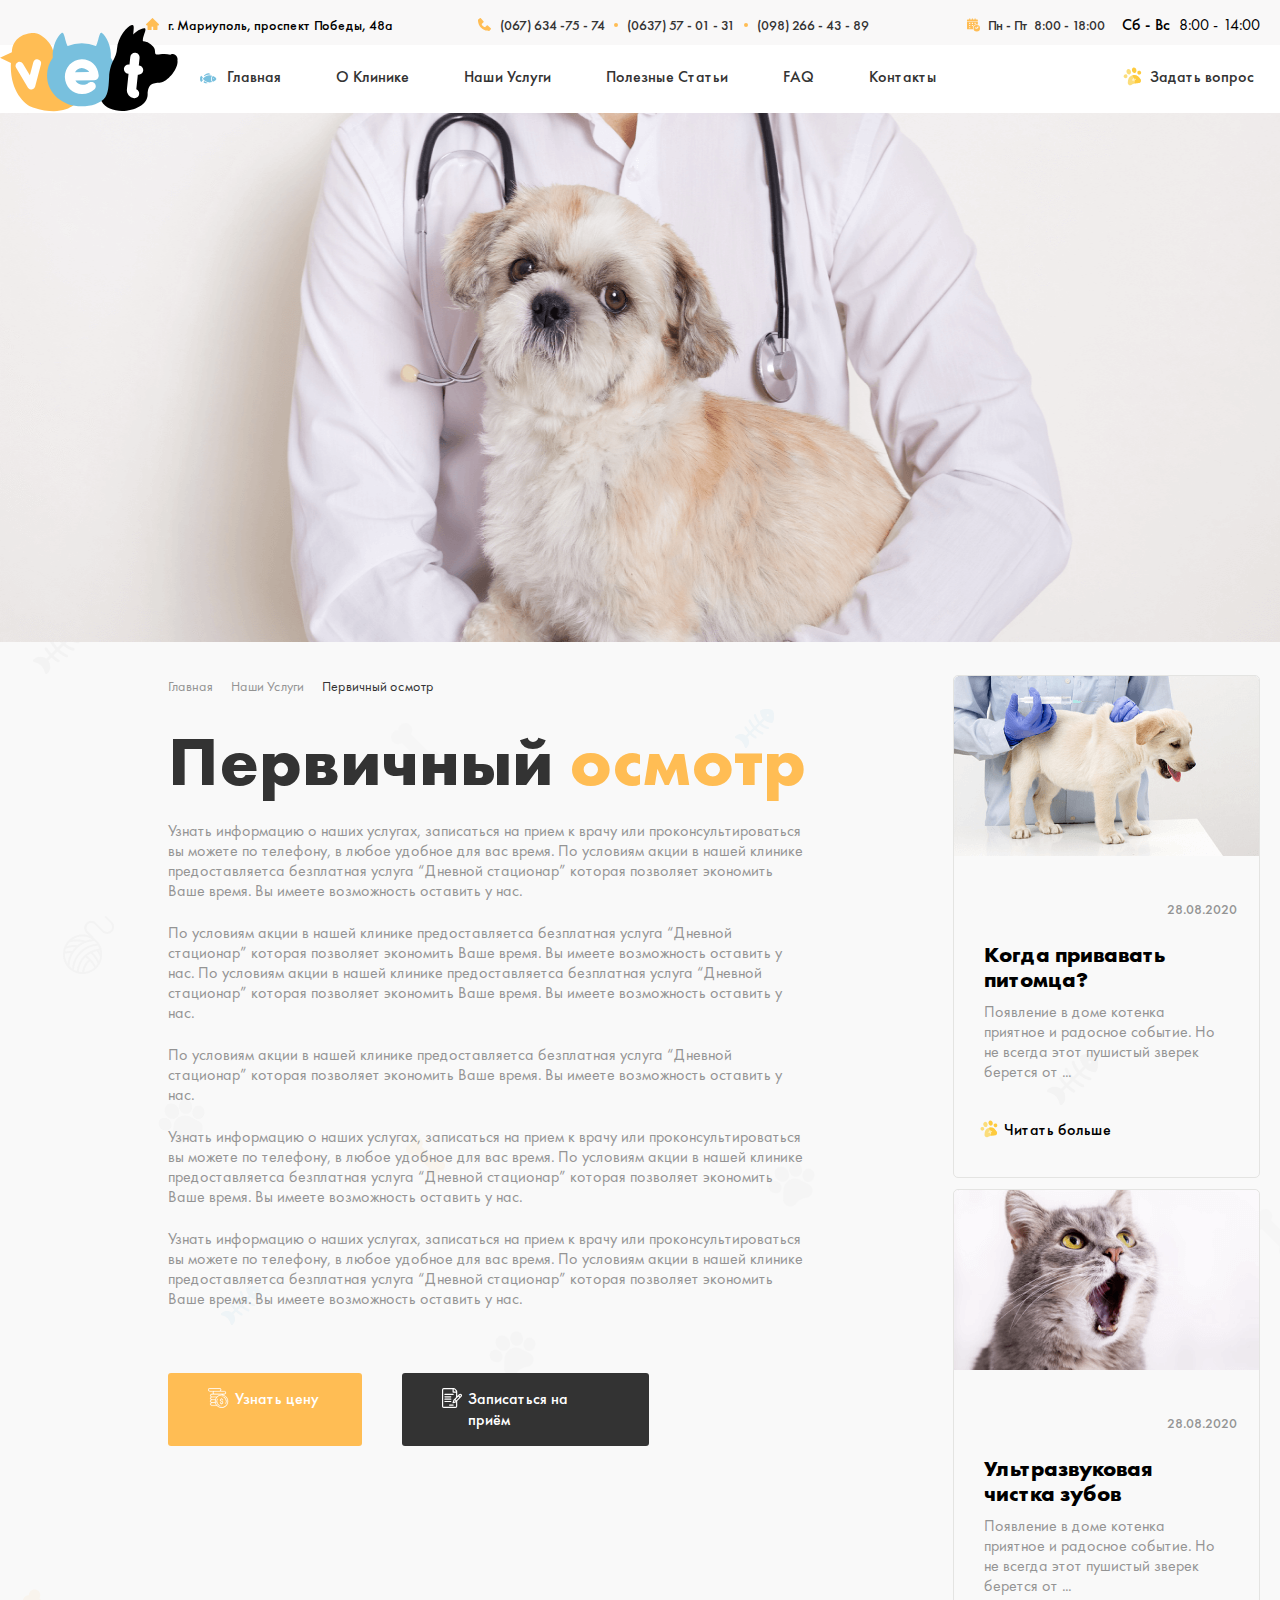
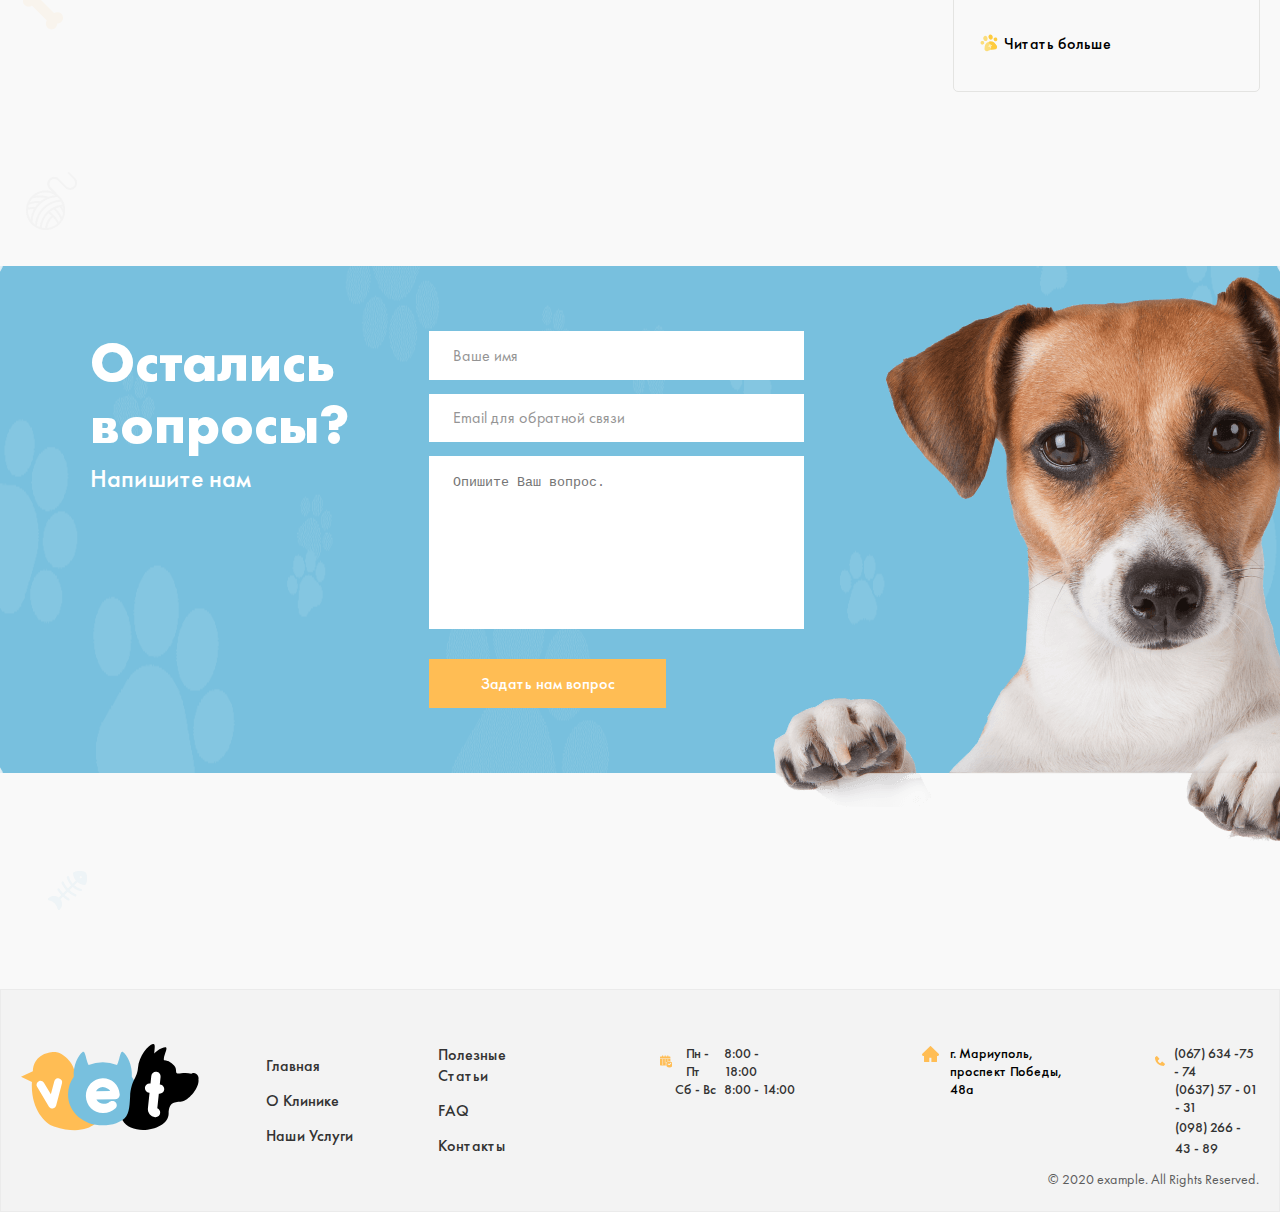
<file: services-open.html>
<!DOCTYPE html>
<html lang="ru">

<head>
    <meta charset="UTF-8">
    <meta http-equiv="X-UA-Compatible" content="IE=edge">
    <meta name="viewport" content="width=device-width, initial-scale=1.0">
    <title>Services open</title>
    <link rel="stylesheet" href="./css/services-open.css">
</head>

<body>
    <!-- SITE HEADER START -->

    <header class="site-header">
        <div class="header-one-bg">
            <div class="container">
                <div class="header-one">
                    <address class="adress">
                        <a class="adress-hreft" href="https://goo.gl/maps/o6dSLnEeMNRRo1sC7" target="_blank">
                            г. Мариуполь, проспект Победы, 48а</a>
                    </address>

                    <ul class="one__list">
                        <li class="one__itms">
                            <a class="one__tellhreft" href="tel:+0676347574">(067) 634 -75 - 74</a>
                        </li>

                        <li class="one__itms">
                            <a class="one__tellhreft" href="tel:+0637570131">(0637) 57 - 01 - 31</a>
                        </li>

                        <li class="one__itms">
                            <a class="one__tellhreft" href="tel:+0982664389">(098) 266 - 43 - 89</a>
                        </li>
                    </ul>
                    <div class="box-time">
                        <time class="time one" datetime="2008-02-14 20:00">
                            <strong class="time-big">Пн - Пт </strong> 8:00 - 18:00</time>
                        <time class="header-one__time" datetime="2009-02-14 20:00"><strong class="time-big">Сб - Вс
                            </strong> 8:00 - 14:00</time>
                    </div>
                </div>
            </div>
        </div>

        <div class="header-twoo-bg">
            <div class="container">
                <div class="header-twoo">
                    <a class="header-twoo__logo header-twoo__zadad" href="/index.html">
                        <img src="/images/logo.svg" alt="site logo" />
                    </a>
                    <nav class="navbar">
                        <ul class="navbar__list">
                            <li class="navbar__itms">
                                <a class="navbar__hreft" href="/index.html">Главная</a>
                            </li>
                            <li class="navbar__itms">
                                <a class="navbar__hreft" href="about.html">О Клинике</a>
                            </li>
                            <li class="navbar__itms">
                                <a class="navbar__hreft" href="/xizmatlar.html">Наши Услуги</a>
                            </li>
                            <li class="navbar__itms">
                                <a class="navbar__hreft" href="./articls.html">Полезные Статьи</a>
                            </li>
                            <li class="navbar__itms">
                                <a class="navbar__hreft" href="/faq.html">FAQ</a>
                            </li>
                            <li class="navbar__itms">
                                <a class="navbar__hreft" href="/kontakt.html">Контакты </a>
                            </li>
                        </ul>
                    </nav>
                    <button class="header-twoo__zadad js-modal-open-button" type="button">
                        Задать вопрос
                    </button>
                </div>
            </div>
        </div>
    </header>

    <!-- SITE HEADER END -->

    <!-- SITE MAIN START -->
    <main class="site-main">
        <section class="service-open">
            <div class="service-open__wrap">
                <img class="service-open__wrap-img" src="./images/service-openimg.png" width="1536" height="52"
                    srcset="./images/service-openimg.png 1x, ./images/service-openimg@2x.png 2x" alt="">
            </div>
            <div class="container">
                <div class="service-open__context">
                    <div class="service-open__content">
                        <ul class="service-open__list">
                            <li class="service-open__item">
                                <a class="service-open__item-link" href="./index.html">Главная</a>
                            </li>
                            <li class="service-open__item service-open__item--middle">
                                <a class="service-open__item-link" href="./xizmatlar.html">Наши Услуги</a>
                            </li>
                            <li class="service-open__item">
                                <a class="service-open__item-link service-open__item-link--active"
                                    href="./services-open.html">Первичный осмотр</a>
                            </li>
                        </ul>

                        <h2 class="service-open__topic">
                            Первичный <span class="service-open__yellow">осмотр</span>
                        </h2>

                        <p class="service-open__text">Узнать информацию о наших услугах, записаться на прием к врачу или
                            проконсультироваться вы можете по телефону, в любое удобное для вас время. По условиям акции
                            в
                            нашей клинике предоставляетса безплатная услуга “Дневной стационар” которая позволяет
                            экономить
                            Ваше время. Вы имеете возможность оставить у нас.
                        </p>
                        <p class="service-open__text">По условиям акции в нашей клинике предоставляетса безплатная
                            услуга
                            “Дневной стационар” которая позволяет экономить Ваше время. Вы имеете возможность оставить у
                            нас. По условиям акции в нашей клинике предоставляетса безплатная услуга “Дневной стационар”
                            которая позволяет экономить Ваше время. Вы имеете возможность оставить у нас.
                        </p>
                        <p class="service-open__text">По условиям акции в нашей клинике предоставляетса безплатная
                            услуга
                            “Дневной стационар” которая позволяет экономить Ваше время. Вы имеете возможность оставить у
                            нас.
                        </p>
                        <p class="service-open__text">Узнать информацию о наших услугах, записаться на прием к врачу или
                            проконсультироваться вы можете по телефону, в любое удобное для вас время. По условиям акции
                            в
                            нашей клинике предоставляетса безплатная услуга “Дневной стационар” которая позволяет
                            экономить
                            Ваше время. Вы имеете возможность оставить у нас.
                        </p>
                        <p class="service-open__text service-open__text--active">Узнать информацию о наших услугах,
                            записаться на прием к врачу или
                            проконсультироваться вы можете по телефону, в любое удобное для вас время. По условиям акции
                            в
                            нашей клинике предоставляетса безплатная услуга “Дневной стационар” которая позволяет
                            экономить
                            Ваше время. Вы имеете возможность оставить у нас.
                        </p>

                        <div class="middle__botton-box">
                            <a class="middle__bottn-one" href="#">
                                <span>Узнать цену</span>
                            </a>
                            <a class="middle__bottn-twoo" href="#">
                                <span>Записаться на приём</span>
                            </a>
                        </div>
                    </div>

                    <ul class="service-open__more-list">

                        <li class="service-open__more-item">
                            <img class="service-open__more-img" src="./images/dogwithdoctor.png" width="305"
                                height="180" alt="dog with doctor"
                                srcset="./images/dogwithdoctor.png 1x, ./images/dogwithdoctor@2x.png 2x">
                            <div class="service-open__more-content">
                                <div class="service-open__more-box">
                                    <ul class="service-open__more-taglist">
                                        <li class="service-open__more-tag-item">
                                            <a class="service-open__more-link" href="#"> #собака</a>
                                        </li>
                                        <li class="service-open__more-tag-item">
                                            <a class="service-open__more-link" href="#"> #дом</a>
                                        </li>
                                        <li class="service-open__more-tag-item">
                                            <a class="service-open__more-link" href="#"> #уход</a>
                                        </li>
                                    </ul>
                                    <time class="service-open__more-time" datetime="2022-07-18"> 28.08.2020</time>
                                </div>

                                <div class="service-open__more-context">
                                    <h3 class="service-open__more-title">
                                        Когда привавать питомца?
                                    </h3>
                                    <p class="service-open__more-text">
                                        Появление в доме котенка приятное и радосное событие. Но не всегда этот пушистый
                                        зверек берется от ...
                                    </p>
                                </div>

                                <a class="service-open__more-item-link" href="#">
                                    Читать больше
                                </a>
                            </div>

                        </li>
                        <li class="service-open__more-item">
                            <img class="service-open__more-img" src="./images/catopenmouth.png" width="305" height="180"
                                alt="cat open mouth"
                                srcset="./images/catopenmouth.png 1x, ./images/catopenmouth@2x.png 2x">
                            <div class="service-open__more-content">
                                <div class="service-open__more-box">
                                    <ul class="service-open__more-taglist">
                                        <li class="service-open__more-tag-item">
                                            <a class="service-open__more-link" href="#"> #собака</a>
                                        </li>
                                        <li class="service-open__more-tag-item">
                                            <a class="service-open__more-link" href="#"> #дом</a>
                                        </li>
                                        <li class="service-open__more-tag-item">
                                            <a class="service-open__more-link" href="#"> #уход</a>
                                        </li>
                                    </ul>
                                    <time class="service-open__more-time" datetime="2022-07-18"> 28.08.2020</time>
                                </div>

                                <div class="service-open__more-context">
                                    <h3 class="service-open__more-title">
                                        Ультразвуковая чистка зубов
                                    </h3>
                                    <p class="service-open__more-text">
                                        Появление в доме котенка приятное и радосное событие. Но не всегда этот пушистый
                                        зверек
                                        берется от ...
                                    </p>
                                </div>

                                <a class="service-open__more-item-link" href="#">
                                    Читать больше
                                </a>
                            </div>

                        </li>
                    </ul>
                </div>
            </div>
        </section>


        <section class="connection">
            <div class="container">
                <div class="connection__box">
                    <div class="connection__topic-text">
                        <h2 class="connection__topic">Остались вопросы?</h2>
                        <p class="connection__topic-desc">
                            Напишите нам
                        </p>
                    </div>


                    <div class="connection__form-box">


                        <div class="connection__context">
                            <div class="connection__content">
                            </div>
                            <form class="connection__fom" action="https://echo.htmlacademy.ru/courses" method="post"
                                autocomplete="off">

                                <input class="connection__input-name" type="text" name="your_name"
                                    aria-label="enter your name" minlength="2" placeholder="Ваше имя" required>

                                <input class="connection__input-email" type="email" name="your_email"
                                    aria-label="enter your email address" minlength="5"
                                    placeholder="Email для обратной связи" required>

                                <textarea class="connection__massage" name="user_opinion"
                                    aria-label="enter your question" cols="30" rows="10" minlength="3"
                                    placeholder="Опишите Ваш вопрос."></textarea>

                                <button class="connection__btn" type="submit">Задать нам вопрос</button>

                            </form>
                        </div>

                    </div>
                </div>
            </div>
        </section>


    </main>
    <!-- SITE MAIN END -->

    <!-- SITE FOOTER START -->
    <footer class="footer">
        <div class="container">
            <div class="footer__box">
                <a class="footer__twoo__logo" href="/index.html">
                    <img src="/images/logo.svg" alt="site logo" />
                </a>

                <div class="footer__list-box">
                    <ul class="footer__list">
                        <li class="footer__itms">
                            <a class="footer__hreft" href="/index.html"> Главная</a>
                        </li>
                        <li class="footer__itms">
                            <a class="footer__hreft" href="#"> О Клинике</a>
                        </li>
                        <li class="footer__itms">
                            <a class="footer__hreft" href="/xizmatlar.html"> Наши Услуги</a>
                        </li>
                    </ul>

                    <ul class="footer__list footer__list--twoo">
                        <li class="footer__itms">
                            <a class="footer__hreft" href="#"> Полезные Статьи</a>
                        </li>
                        <li class="footer__itms">
                            <a class="footer__hreft" href="/faq.html">FAQ</a>
                        </li>
                        <li class="footer__itms">
                            <a class="footer__hreft" href="/kontakt.html"> Контакты </a>
                        </li>
                    </ul>
                </div>

                <div class="box-time box-time--twoo">
                    <time class="time one twoo" datetime="2008-02-14 20:00">
                        <span class="time-big"> Пн - Пт </span> 8:00 - 18:00</time>
                    <time class="time" datetime="2009-02-14 20:00"><span class="time-big"> Сб - Вс </span> 8:00 -
                        14:00</time>
                </div>
                <address class="adress adress__twoo">
                    <a class="adress-hreft" href="https://goo.gl/maps/o6dSLnEeMNRRo1sC7" target="blank">
                        г. Мариуполь, <br />
                        проспект Победы, 48а</a>
                </address>

                <ul class="one__list one__list--box-twoo">
                    <li class="one__itms">
                        <a class="one__tellhreft" href="tel:+0676347574">(067) 634 -75 - 74</a>
                    </li>

                    <li class="one__itms header-one__twoo">
                        <a class="one__tellhreft" href="tel:+0637570131">(0637) 57 - 01 - 31</a>
                    </li>

                    <li class="one__itms header-one__twoo">
                        <a class="one__tellhreft" href="tel:+0982664389">(098) 266 - 43 - 89</a>
                    </li>
                </ul>
            </div>
            <div class="footer__span-box">
                <span class="footer__span">© 2020 example. All Rights Reserved.</span>
            </div>
        </div>
    </footer>


    <div class="modal">
        <div class="parda">
            <div class="mini-container">
                <div class="modal__window">
                    <button class="modal__btn js-close-modal"></button>

                    <div class="modal__inner">
                        <div class="modal__start">
                            <span class="modal__span">Авторизация:</span>

                            <a class="modal__link modal__link--google" href="https://www.google.com/"
                                target="blank">Войти через Google</a>
                            <a class="modal__link--face" href="https://www.facebook.com/" target="blank">Войти через
                                Facebook</a>
                        </div>

                        <div class="modal__end">
                            <h3 class="modal__title">Задать вопрос</h3>

                            <form class="modal__form" action="https://echo.htmlacademy.ru/courses" method="post"
                                autocomplete="off">
                                <input class="modal__name" type="text" name="user_name"
                                    aria-label="please enter your name" minlength="2" placeholder="Ваше имя" required />

                                <textarea class="modal__text" name="user_messege" aria-label="please enter your messege"
                                    placeholder="Опишите Ваш вопрос."></textarea>

                                <button class="modal__submit-button">Отправить</button>
                            </form>
                        </div>
                    </div>
                </div>
            </div>
        </div>
    </div>

    <script src="./js/main.js"></script>
</body>

</html>
</file>
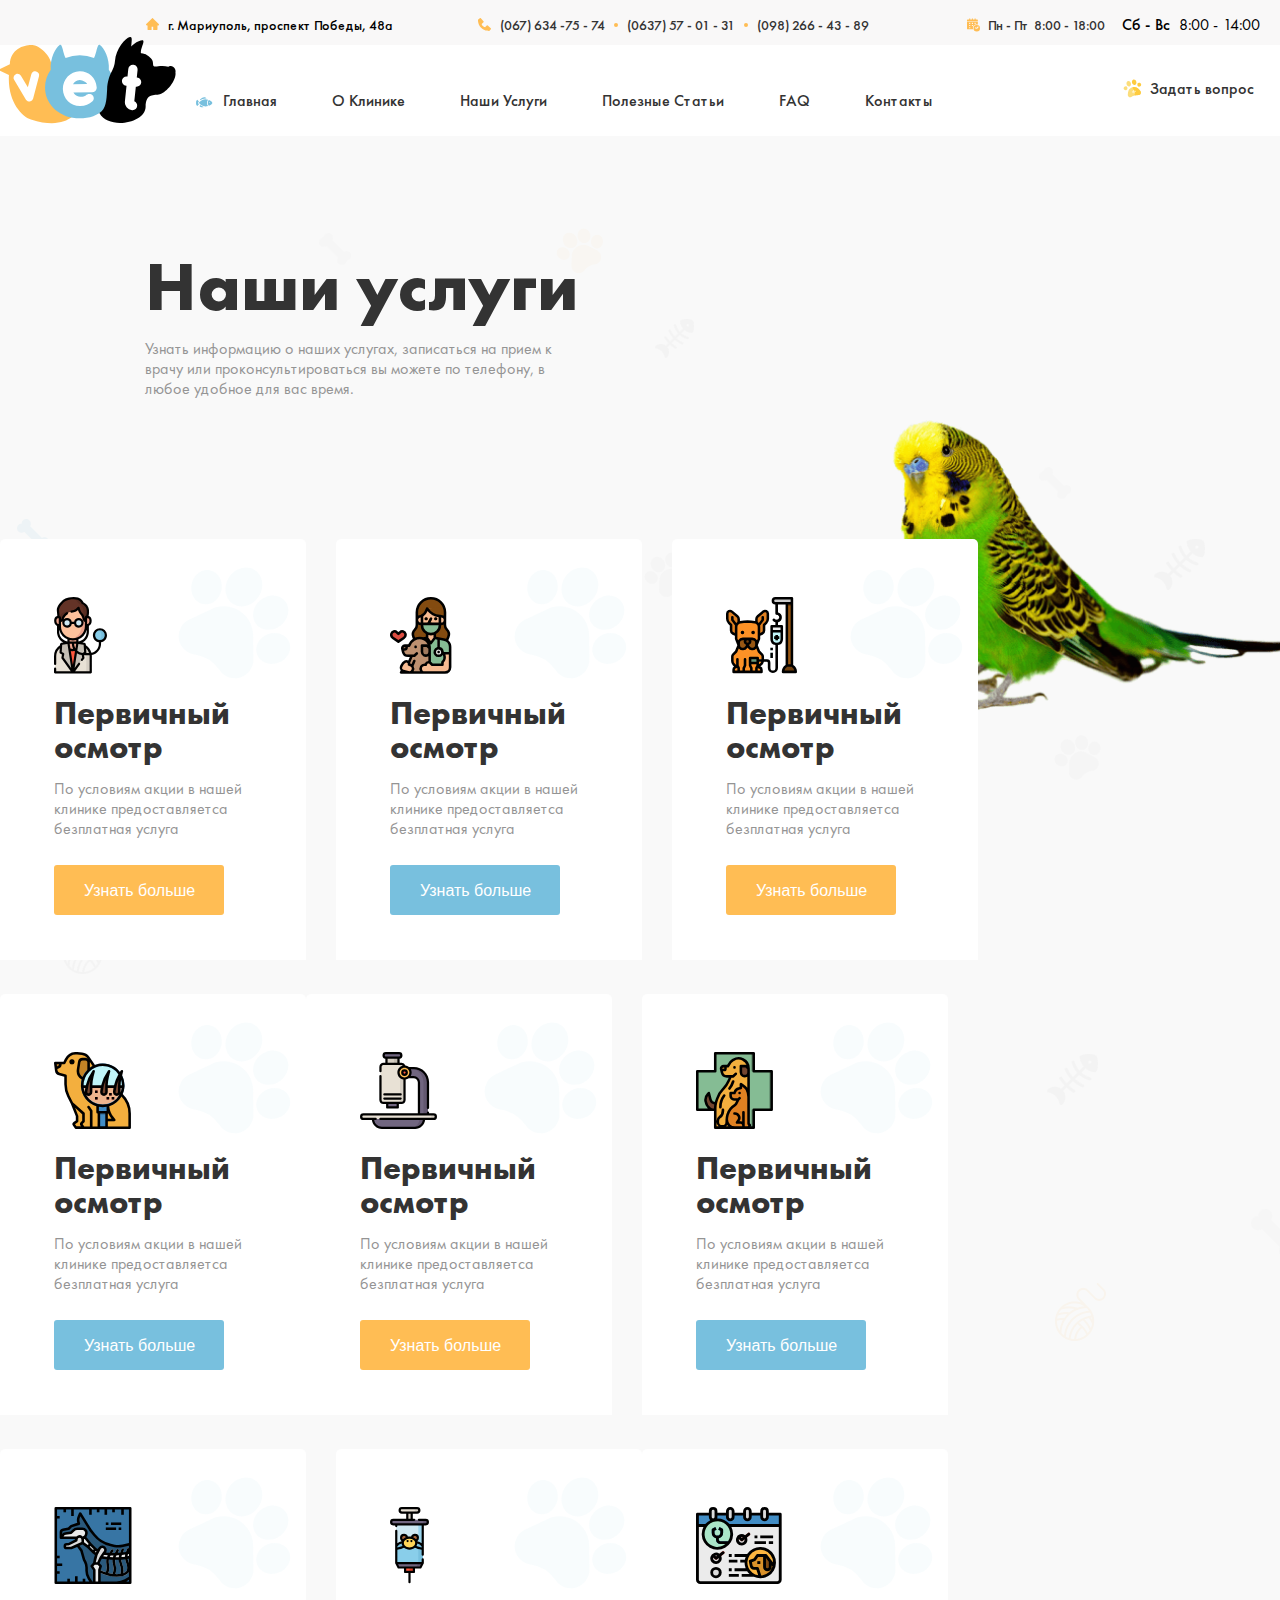
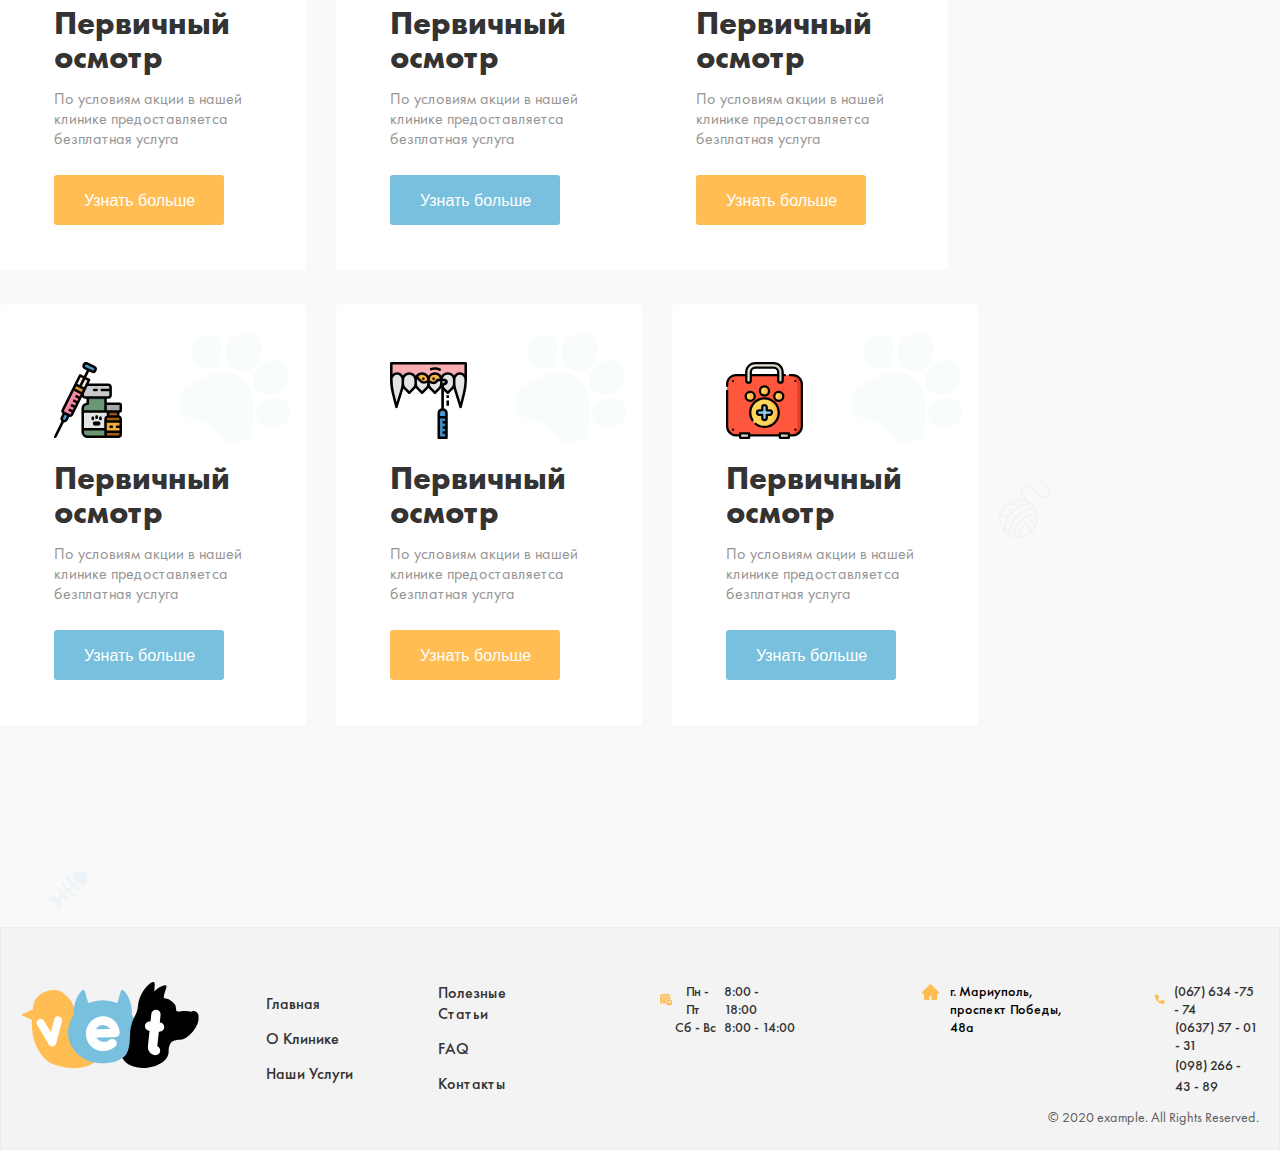
<file: xizmatlar.html>
<!DOCTYPE html>
<html lang="en">
  <head>
    <meta charset="UTF-8" />
    <meta http-equiv="X-UA-Compatible" content="IE=edge" />
    <meta name="viewport" content="width=device-width, initial-scale=1.0" />
    <link rel="stylesheet" href="/css/main.css" />
    <title>Document</title>
  </head>
  <body>
    <!-- SITE HEADER START -->

    <header class="site-header">
      <div class="header-one-bg">
        <div class="container">
          <div class="header-one">
            <address class="adress">
              <a
                class="adress-hreft"
                href="https://goo.gl/maps/o6dSLnEeMNRRo1sC7"
                target="_blank"
              >
                г. Мариуполь, проспект Победы, 48а</a
              >
            </address>

            <ul class="one__list">
              <li class="one__itms">
                <a class="one__tellhreft" href="tel:+0676347574"
                  >(067) 634 -75 - 74</a
                >
              </li>

              <li class="one__itms">
                <a class="one__tellhreft" href="tel:+0637570131"
                  >(0637) 57 - 01 - 31</a
                >
              </li>

              <li class="one__itms">
                <a class="one__tellhreft" href="tel:+0982664389"
                  >(098) 266 - 43 - 89</a
                >
              </li>
            </ul>
            <div class="box-time">
              <time class="time one" datetime="2008-02-14 20:00">
                <span class="time-big">Пн - Пт </span> 8:00 - 18:00</time
              >
              <time class="header-one__time" datetime="2009-02-14 20:00"
                ><span class="time-big">Сб - Вс </span> 8:00 - 14:00</time
              >
            </div>
          </div>
        </div>
      </div>

      <div class="header-twoo-bg">
        <div class="container">
          <div class="header-twoo">
            <a class="header-twoo__logo" href="/index.html">
              <img src="/images/logo.svg" alt="site logo" />
            </a>
            <nav class="navbar">
              <ul class="navbar__list">
                <li class="navbar__itms">
                  <a class="navbar__hreft" href="/index.html">Главная</a>
                </li>
                <li class="navbar__itms">
                  <a class="navbar__hreft" href="/about.html">О Клинике</a>
                </li>
                <li class="navbar__itms">
                  <a class="navbar__hreft" href="/xizmatlar.html"
                    >Наши Услуги</a
                  >
                </li>
                <li class="navbar__itms">
                  <a class="navbar__hreft" href="/articls.html"
                    >Полезные Статьи</a
                  >
                </li>
                <li class="navbar__itms">
                  <a class="navbar__hreft" href="/faq.html">FAQ</a>
                </li>
                <li class="navbar__itms">
                  <a class="navbar__hreft" href="/kontakt.html">Контакты </a>
                </li>
              </ul>
            </nav>
            <button
              class="header-twoo__zadad js-modal-open-button"
              type="button"
            >
              Задать вопрос
            </button>
          </div>
        </div>
      </div>
    </header>

    <!-- SITE HEADER END -->

    <main>
      <section class="birth">
        <div class="container">
          <div class="birth__big-text-box">
            <h2 class="birth__big-text">Наши услуги</h2>
            <p class="birth__mini-text">
              Узнать информацию о наших услугах, записаться на прием к врачу или
              проконсультироваться вы можете по телефону, в любое удобное для
              вас время.
            </p>
          </div>
        </div>
        <ul class="birth__list">
          <li class="birth__itms">
            <div class="birth__itms-box">
              <h3 class="birth__list-big-text">Первичный осмотр</h3>
              <p class="birth__list-mini-text">
                По условиям акции в нашей клинике предоставляетса безплатная
                услуга
              </p>
              <button class="birth__list-button" type="button">
                Узнать больше
              </button>
            </div>
          </li>

          <li class="birth__itms">
            <div class="birth__itms-box">
              <h3 class="birth__list-big-text">Первичный осмотр</h3>
              <p class="birth__list-mini-text">
                По условиям акции в нашей клинике предоставляетса безплатная
                услуга
              </p>
              <button class="birth__list-button" type="button">
                Узнать больше
              </button>
            </div>
          </li>

          <li class="birth__itms">
            <div class="birth__itms-box">
              <h3 class="birth__list-big-text">Первичный осмотр</h3>
              <p class="birth__list-mini-text">
                По условиям акции в нашей клинике предоставляетса безплатная
                услуга
              </p>
              <button class="birth__list-button" type="button">
                Узнать больше
              </button>
            </div>
          </li>

          <li class="birth__itms">
            <div class="birth__itms-box">
              <h3 class="birth__list-big-text">Первичный осмотр</h3>
              <p class="birth__list-mini-text">
                По условиям акции в нашей клинике предоставляетса безплатная
                услуга
              </p>
              <button class="birth__list-button" type="button">
                Узнать больше
              </button>
            </div>
          </li>

          <li class="birth__itms">
            <div class="birth__itms-box">
              <h3 class="birth__list-big-text">Первичный осмотр</h3>
              <p class="birth__list-mini-text">
                По условиям акции в нашей клинике предоставляетса безплатная
                услуга
              </p>
              <button class="birth__list-button" type="button">
                Узнать больше
              </button>
            </div>
          </li>

          <li class="birth__itms">
            <div class="birth__itms-box">
              <h3 class="birth__list-big-text">Первичный осмотр</h3>
              <p class="birth__list-mini-text">
                По условиям акции в нашей клинике предоставляетса безплатная
                услуга
              </p>
              <button class="birth__list-button" type="button">
                Узнать больше
              </button>
            </div>
          </li>

          <li class="birth__itms">
            <div class="birth__itms-box">
              <h3 class="birth__list-big-text">Первичный осмотр</h3>
              <p class="birth__list-mini-text">
                По условиям акции в нашей клинике предоставляетса безплатная
                услуга
              </p>
              <button class="birth__list-button" type="button">
                Узнать больше
              </button>
            </div>
          </li>

          <li class="birth__itms">
            <div class="birth__itms-box">
              <h3 class="birth__list-big-text">Первичный осмотр</h3>
              <p class="birth__list-mini-text">
                По условиям акции в нашей клинике предоставляетса безплатная
                услуга
              </p>
              <button class="birth__list-button" type="button">
                Узнать больше
              </button>
            </div>
          </li>

          <li class="birth__itms">
            <div class="birth__itms-box">
              <h3 class="birth__list-big-text">Первичный осмотр</h3>
              <p class="birth__list-mini-text">
                По условиям акции в нашей клинике предоставляетса безплатная
                услуга
              </p>
              <button class="birth__list-button" type="button">
                Узнать больше
              </button>
            </div>
          </li>

          <li class="birth__itms">
            <div class="birth__itms-box">
              <h3 class="birth__list-big-text">Первичный осмотр</h3>
              <p class="birth__list-mini-text">
                По условиям акции в нашей клинике предоставляетса безплатная
                услуга
              </p>
              <button class="birth__list-button" type="button">
                Узнать больше
              </button>
            </div>
          </li>

          <li class="birth__itms">
            <div class="birth__itms-box">
              <h3 class="birth__list-big-text">Первичный осмотр</h3>
              <p class="birth__list-mini-text">
                По условиям акции в нашей клинике предоставляетса безплатная
                услуга
              </p>
              <button class="birth__list-button" type="button">
                Узнать больше
              </button>
            </div>
          </li>

          <li class="birth__itms">
            <div class="birth__itms-box">
              <h3 class="birth__list-big-text">Первичный осмотр</h3>
              <p class="birth__list-mini-text">
                По условиям акции в нашей клинике предоставляетса безплатная
                услуга
              </p>
              <button class="birth__list-button" type="button">
                Узнать больше
              </button>
            </div>
          </li>
        </ul>
      </section>
    </main>

    <!-- SITE FOOTER START -->
    <footer class="footer">
      <div class="container">
        <div class="footer__box">
          <a class="footer__twoo__logo" href="/index.html">
            <img src="/images/logo.svg" alt="site logo" />
          </a>

          <div class="footer__list-box">
            <ul class="footer__list">
              <li class="footer__itms">
                <a class="footer__hreft" href="/index.html"> Главная</a>
              </li>
              <li class="footer__itms">
                <a class="footer__hreft" href="/about.html"> О Клинике</a>
              </li>
              <li class="footer__itms">
                <a class="footer__hreft" href="xizmatlar.html"> Наши Услуги</a>
              </li>
            </ul>

            <ul class="footer__list footer__list--twoo">
              <li class="footer__itms">
                <a class="footer__hreft" href="/articls.html">
                  Полезные Статьи</a
                >
              </li>
              <li class="footer__itms">
                <a class="footer__hreft" href="/faq.html">FAQ</a>
              </li>
              <li class="footer__itms">
                <a class="footer__hreft" href="/kontakt.html"> Контакты </a>
              </li>
            </ul>
          </div>

          <div class="box-time box-time--twoo">
            <time class="time one twoo" datetime="2008-02-14 20:00">
              <span class="time-big"> Пн - Пт </span> 8:00 - 18:00</time
            >
            <time class="time" datetime="2009-02-14 20:00"
              ><span class="time-big"> Сб - Вс </span> 8:00 - 14:00</time
            >
          </div>
          <address class="adress adress__twoo">
            <a
              class="adress-hreft"
              href="https://goo.gl/maps/o6dSLnEeMNRRo1sC7"
              target="blank"
            >
              г. Мариуполь, <br />
              проспект Победы, 48а</a
            >
          </address>

          <ul class="one__list one__list--box-twoo">
            <li class="one__itms">
              <a class="one__tellhreft" href="tel:+0676347574"
                >(067) 634 -75 - 74</a
              >
            </li>

            <li class="one__itms header-one__twoo">
              <a class="one__tellhreft" href="tel:+0637570131"
                >(0637) 57 - 01 - 31</a
              >
            </li>

            <li class="one__itms header-one__twoo">
              <a class="one__tellhreft" href="tel:+0982664389"
                >(098) 266 - 43 - 89</a
              >
            </li>
          </ul>
        </div>
        <div class="footer__span-box">
          <span class="footer__span">© 2020 example. All Rights Reserved.</span>
        </div>
      </div>
    </footer>
    <!-- SITE FOOTER END -->

    <div class="modal">
      <div class="parda">
        <div class="mini-container">
          <div class="modal__window">
            <button class="modal__btn js-close-modal"></button>

            <div class="modal__inner">
              <div class="modal__start">
                <span class="modal__span">Авторизация:</span>

                <a
                  class="modal__link modal__link--google"
                  href="https://www.google.com/"
                  target="blank"
                  >Войти через Google</a
                >
                <a
                  class="modal__link--face"
                  href="https://www.facebook.com/"
                  target="blank"
                  >Войти через Facebook</a
                >
              </div>

              <div class="modal__end">
                <h3 class="modal__title">Задать вопрос</h3>

                <form
                  class="modal__form"
                  action="https://echo.htmlacademy.ru/courses"
                  method="post"
                  autocomplete="off"
                >
                  <input
                    class="modal__name"
                    type="text"
                    name="user_name"
                    aria-label="please enter your name"
                    minlength="2"
                    placeholder="Ваше имя"
                    required
                  />

                  <textarea
                    class="modal__text"
                    name="user_messege"
                    aria-label="please enter your messege"
                    placeholder="Опишите Ваш вопрос."
                  ></textarea>

                  <button class="modal__submit-button">Отправить</button>
                </form>
              </div>
            </div>
          </div>
        </div>
      </div>
    </div>

    <script src="/js/main.js"></script>
  </body>
</html>
</file>
<file: css/about.css>
/*
* Prefixed by https://autoprefixer.github.io
* PostCSS: v8.4.14,
* Autoprefixer: v10.4.7
* Browsers: last 4 version
*/

@font-face {
    font-family: "Futura PT";
    font-style: normal;
    font-weight: 300;
    src: url("/fonts/FuturaPT-Light.woff2") format("woff2"),
        url("/fonts/FuturaPT-Light.woff") format("woff");
}

@font-face {
    font-family: "Futura PT";
    font-style: normal;
    font-weight: 400;
    src: url("/fonts/FuturaPT-Book.woff2") format("woff2"),
        url("/fonts/FuturaPT-Book.woff") format("woff");
}

@font-face {
    font-family: "Futura PT";
    font-style: normal;
    font-weight: 500;
    src: url("/fonts/FuturaPT-Medium.woff") format("woff2"),
        url("/fonts/FuturaPT-Medium.woff") format("woff");
}

@font-face {
    font-family: "Futura PT";
    font-style: normal;
    font-weight: 700;
    src: url("/fonts/FuturaPT-Bold.woff") format("woff2"),
        url("/fonts/FuturaPT-Bold.woff") format("woff");
}

/* VARIABLES */

:root {
    --header-one-color: #f9f8f8;
    --color-while: #fff;
    --color-mini-text: #949494;
    /* --main-font-size : 16px; */
    /* --main-font-weight : 400; */
    /* --main-line-height : 1.5; */
}

/* GENERAL */

html {
    height: 100%;
    -webkit-box-sizing: border-box;
    box-sizing: border-box;
}

img {
    display: block;
    height: auto;
}

li {
    list-style: none;
}

body {
    display: -webkit-box;
    display: -ms-flexbox;
    display: flex;
    -webkit-box-orient: vertical;
    -webkit-box-direction: normal;
    -ms-flex-direction: column;
    flex-direction: column;
    height: 100%;
    margin: 0;
    padding: 0;
    font-family: "Futura PT", "Arial", sans-serif;
    font-size: 16px;
    background: #f9f9f9;
    background-image: url("/images/bg.png");
    top: 0;
    left: 0;
    overflow-x: hidden;
}

.visually-hidden {
    position: absolute;
    width: 1px;
    height: 1px;
    margin: -1px;
    padding: 0;
    border: 0;
    white-space: nowrap;
    -webkit-clip-path: inset(100%);
    clip-path: inset(100%);
    clip: rect(0 0 0 0);
    overflow: hidden;
}

/* CONTAINER */

.container {
    max-width: 1340px;
    margin-right: auto;
    margin-left: auto;
    padding-right: 20px;
    padding-left: 20px;
}

/* STICKY-FOOTER */
.site-main {
    -webkit-box-flex: 1;
    -ms-flex-positive: 1;
    flex-grow: 1;
}

.header-one-bg {
    padding: 14px 0 10px 0;
    background-color: var(--header-one-color);
}

.header-one {
    display: -webkit-box;
    display: -ms-flexbox;
    display: flex;
    -webkit-box-align: center;
    -ms-flex-align: center;
    align-items: center;
    -webkit-box-pack: end;
    -ms-flex-pack: end;
    justify-content: flex-end;
}

.adress {
    display: -webkit-box;
    display: -ms-flexbox;
    display: flex;
    -webkit-box-align: center;
    -ms-flex-align: center;
    align-items: center;
    -webkit-box-pack: center;
    -ms-flex-pack: center;
    justify-content: center;
}

.adress::before {
    content: "";
    display: block;
    width: 13px;
    height: 13px;
    margin-right: 9px;
    background-image: url("/images/header-address-img.svg");
    background-repeat: no-repeat;
    background-size: contain;
}

.adress-hreft {
    text-decoration: none;
    font-style: normal;
    font-weight: 500;
    font-size: 14px;
    line-height: 18px;
    color: #000;
}

/* TEL */

.one-list {
    margin: 0;
    padding: 0;
    list-style: none;
    display: -webkit-box;
    display: -ms-flexbox;
    display: flex;
    -webkit-box-align: center;
    -ms-flex-align: center;
    align-items: center;
}

.one-list__itms:nth-child(1) {
    display: -webkit-box;
    display: -ms-flexbox;
    display: flex;
    -webkit-box-align: center;
    -ms-flex-align: center;
    align-items: center;
    -webkit-box-pack: center;
    -ms-flex-pack: center;
    justify-content: center;
}

.one-list__itms:nth-child(1)::before {
    content: "";
    display: block;
    width: 13px;
    height: 13px;
    margin-right: 9px;
    margin-left: 85px;
    background-image: url("/images/phone.svg");
    background-repeat: no-repeat;
    background-size: contain;
}

.one-list__itms:nth-child(2) {
    display: -webkit-box;
    display: -ms-flexbox;
    display: flex;
    -webkit-box-align: center;
    -ms-flex-align: center;
    align-items: center;
    -webkit-box-pack: center;
    -ms-flex-pack: center;
    justify-content: center;
}

.one-list__itms:nth-child(2)::before {
    content: "";
    display: block;
    width: 4px;
    height: 4px;
    margin-right: 9px;
    margin-left: 9px;
    background-color: #ffbd54;
    border-radius: 50%;
}

.one-list__itms:nth-child(2)::after {
    content: "";
    display: block;
    width: 4px;
    height: 4px;
    margin-right: 9px;
    margin-left: 9px;
    background-color: #ffbd54;
    border-radius: 50%;
}

.one-list__tellhreft:hover {
    color: #ffbd54;
}

.one-list__tellhreft:active {
    color: #333333;
    opacity: 0.6;
}

.one-list__tellhreft {
    text-decoration: none;
    font-style: normal;
    font-weight: 500;
    font-size: 14px;
    line-height: 18px;
    color: #333333;
}

/* ENd  */

.time-big {
    font-weight: 500;
    margin-right: 5px;
}

.box-time {
    display: -webkit-box;
    display: -ms-flexbox;
    display: flex;
    -webkit-box-align: center;
    -ms-flex-align: center;
    align-items: center;
    -webkit-box-pack: center;
    -ms-flex-pack: center;
    justify-content: center;
}

.time {
    font-style: normal;
    font-weight: 500;
    font-size: 14px;
    line-height: 18px;

    color: #333333;
}

.one {
    margin-right: 17px;
    display: -webkit-box;
    display: -ms-flexbox;
    display: flex;
    -webkit-box-align: center;
    -ms-flex-align: center;
    align-items: center;
    -webkit-box-pack: center;
    -ms-flex-pack: center;
    justify-content: center;
}

.one::before {
    content: "";
    display: block;
    width: 14px;
    height: 14px;
    margin-right: 7px;
    margin-left: 98px;
    background-image: url("/images/calendar.svg");
    background-repeat: no-repeat;
    background-size: contain;
}

.header-twoo-bg {
    background-color: #fff;
}

.header-twoo {
    display: -webkit-box;
    display: -ms-flexbox;
    display: flex;
    -webkit-box-align: center;
    -ms-flex-align: center;
    align-items: center;
    -webkit-box-pack: end;
    -ms-flex-pack: end;
    justify-content: flex-end;
    padding: 20px 0;

    position: relative;
}

.header-twoo__logo {
    width: 177px;
    height: 86px;
    left: calc(50% - 642px);
    top: calc(50% - 54px);
    position: absolute;
}

.header-twoo__logo:hover {
    opacity: 0.8;
}

.header-twoo__logo:active {
    opacity: 0.6;
}

.navbar__list {
    width: 725px;
    -ms-flex-wrap: wrap;
    flex-wrap: wrap;
    margin: 0;
    padding: 0;
    list-style: none;
    display: -webkit-box;
    display: -ms-flexbox;
    display: flex;
    -webkit-box-align: center;
    -ms-flex-align: center;
    align-items: center;
    -webkit-box-pack: start;
    -ms-flex-pack: start;
    justify-content: flex-start;
    margin-right: 164px;
}

.navbar__itms:hover {
    border-bottom: 5px solid #f4ffad;
}

.navbar__itms:active {
    opacity: 0.6;
}

.navbar__itms {
    margin-right: 55px;
    border-bottom: 5px solid transparent;
}

.navbar__itms:nth-child(6) {
    margin-right: 0;
}

.navbar__itms:nth-child(1) {
    position: relative;
}

.navbar__itms:nth-child(1)::before {
    content: "";
    position: absolute;
    width: 20px;
    height: 20px;
    top: calc(50% - 8px);
    left: calc(50% - 56px);
    background-image: url("/images/ship.svg");
    background-repeat: no-repeat;
    background-size: contain;
}

.navbar__hreft {
    text-decoration: none;
    font-style: normal;
    font-weight: 500;
    font-size: 16px;
    line-height: 21px;
    color: #333333;
}

.header-twoo__zadad {
    display: -webkit-box;
    display: -ms-flexbox;
    display: flex;
    -webkit-box-align: center;
    -ms-flex-align: center;
    align-items: center;
    -webkit-box-pack: center;
    -ms-flex-pack: center;
    justify-content: center;
    font-family: "Futura PT", "Arial", sans-serif;
    font-style: normal;
    font-weight: 500;
    font-size: 16px;
    line-height: 21px;
    text-align: right;
    cursor: pointer;
    color: #333333;
    border: none;
    background-color: transparent;
    border-bottom: 5px solid transparent;
}

.header-twoo__zadad::before {
    content: "";

    display: block;
    width: 23px;
    height: 21px;
    margin-right: 5px;
    background-image: url("/images/pet.svg");
    background-repeat: no-repeat;
    background-size: contain;
}

.header-twoo__zadad:hover {
    border-bottom: 5px solid #f4ffad;
}

.header-twoo__zadad:active {
    opacity: 0.7;
}

/* HEADER END */

/* START MAIN */

/* START ABOUT-HERO */

.about-hero {
    padding: 117px 0 309px 0;
    background-image: url(../images/aboutkiss.png), url(../images/abbj.svg);
    background-repeat: no-repeat;
    background-position: calc(50% + 340px) calc(10% + 7px), calc(50% + -310px) calc(80% + 35px);
}

.about-hero__card {
    margin-left: 120px;
}

.about-hero__title {
    margin: 0;
    margin-bottom: 22px;
    font-weight: 700;
    font-size: 70px;
    line-height: 64px;
    color: #333333;
}

.about-hero__text {
    margin: 0;
    width: 441px;
    font-weight: 400;
    font-size: 16px;
    line-height: 20px;
    color: #949494;
}

/* END ABOUT-HERO */

/* START ABOUT-CONTENT */

.about-content__wrapper {
    padding-left: 0;
    width: 1350px;
    margin: 0 auto;
}

.about-content__list {
    display: flex;
    /* justify-content: space-between; */
    align-items: center;
}

.about-content__list:first-child {
    background-color: #fff;

}

.about-content__images {
    /* width: 705px;
    height: 409px; */
    vertical-align: middle;
}

.about-content__item {
    width: 550px;
    margin-left: 55px;
}

.about-content__text {
    font-weight: 400;
    font-size: 20px;
    line-height: 26px;
    color: #949494;
}

.about-content__texts {
    width: 500px;
    font-weight: 400;
    font-size: 16px;
    line-height: 20px;
    color: #949494;

}

.about-content__span {
    color: #FFBD54;
}

.about-content__spans {
    color: #78C0DE;
}

.about-content__img {
    right: calc(-20px);
}

/* END ABOUT-CONTENT */

/* START ARROW SECTION */

.arrow__list {
    /* width: 1350px; */
    padding-left: 0;
    display: flex;
    align-items: center;
    align-items: center;
}

.arrow__span {
    color: #FFBD54;
}

.arrow__title {
    margin: 0;
    margin-bottom: 24px;
    font-weight: 700;
    font-size: 46px;
    line-height: 48px;
    color: #333333;
}

.arrow__wrapper {
    width: 1350px;
    margin: 0 auto;

}

.arrow-all {
    display: flex;
    align-items: center;
    padding-left: 100px;
    margin-bottom: 145px;
}

.arrow__text {
    margin: 0;
    margin-bottom: 98px;
    font-weight: 400;
    font-size: 16px;
    line-height: 20px;
    color: #949494;

}

.arrow__imgg {
    display: flex;
    align-items: center;
}

.arrow__item {
    width: 307px;
    height: 400px;
    flex-shrink: 0;
    margin-right: 20px;
}


.arrow-top {
    width: 416px;
    flex-shrink: 0;
    margin-right: 30px;
}

.arrow__image {
    margin-left: 70px;
}

/* END ARROW SECTION */

/* END MAIN */


/* SITE FUTER START  */

.site-footer {
    padding: 61px 0 23px 0;
    background-color: #f3f3f3;
}

.site-footer__wrapper {
    display: -webkit-box;
    display: -ms-flexbox;
    display: flex;
    /* justify-content: space-between; */
    -webkit-box-align: start;
    -ms-flex-align: start;
    align-items: start;
    padding-left: 0;
    list-style: none;
}

.site-footer__href {
    display: block;
    text-decoration: none;
    font-weight: 500;
    font-size: 14px;
    line-height: 18px;
    color: #333333;
}

.site-footer__time {
    font-weight: bold;
}

.site-footer__img:hover {
    opacity: 0.8;
}

.site-footer__img:active {
    opacity: 0.6;
}


.site-footer__href:hover {
    color: #FFBD54;
}

.site-footer__href:active {
    color: rgba(51, 51, 51, 0.7);
}

.site-footer__link--active {
    margin: 0 121px 0 67px;
}

.site-footer__link--actives {
    margin-right: 157px;
}

.site-footer__links--time {
    margin-right: 137px;
    position: relative;
}

.site-footer__links--addres {
    margin-right: 46px;
    position: relative;
}

.site-footer__links--time::before {
    content: "";
    background-image: url(../images/time.svg);
    background-repeat: no-repeat;
    width: 16px;
    height: 16px;
    left: -25px;
    top: 4px;
    position: absolute;
}

.site-footer__links--addres::before {
    content: "";
    background-image: url(../images/house.svg);
    background-repeat: no-repeat;
    width: 16px;
    height: 16px;
    left: -25px;
    top: 4px;
    position: absolute;
}

.site-footer__links--tel {
    position: relative;
    margin-left: 75px;
}

.site-footer__links--tel::before {
    content: "";
    background-image: url(../images/phone.svg);
    background-repeat: no-repeat;
    width: 16px;
    height: 16px;
    left: -25px;
    top: 4px;
    position: absolute;
}

.site-footer__href--active {
    padding: 14px 0 14px 0;
}

.site-footer__example {
    font-weight: 400;
    margin: 0 auto;
    padding: 0;
    font-size: 14px;
    line-height: 18px;
    text-align: right;
    color: #5C5C5C;
}

.modal {
    width: 850px;
    position: fixed;
    margin: auto;

    margin-left: auto;
    display: none;
}

.modal-show {
    display: block;
}

.modal__window {
    position: relative;
    z-index: 20;
    width: 850px;
    margin: 15px 30px 95px auto;

    padding: 119px 51px 137px 70px;
    background: #ffbd54;
    background-image: url("../images/modal-bgi.svg");
    background-size: cover;
    background-repeat: no-repeat;
    -webkit-animation-name: slidedown;
    animation-name: slidedown;
    -webkit-animation-duration: 1s;
    animation-duration: 1s;
    -webkit-animation-iteration-count: 1;
    animation-iteration-count: 1;
}

@-webkit-keyframes slidedown {
    from {
        -webkit-transform: translateY(-2000px);
        transform: translateY(-2000px);
    }

    to {
        -webkit-transform: translateY(0);
        transform: translateY(0);
    }
}

@keyframes slidedown {
    from {
        -webkit-transform: translateY(-2000px);
        transform: translateY(-2000px);
    }

    to {
        -webkit-transform: translateY(0);
        transform: translateY(0);
    }
}

.modal__btn {
    position: absolute;
    top: 21px;
    left: 20px;
    z-index: 30;
    width: 18px;
    height: 18px;
    background-image: url("/images/Vector.svg");
    background-size: cover;
    background-repeat: no-repeat;
    background-color: transparent;
    border: none;
    cursor: pointer;
}

.modal__inner {
    display: -webkit-box;
    display: -ms-flexbox;
    display: flex;
    -webkit-box-pack: justify;
    -ms-flex-pack: justify;
    justify-content: space-between;
}

.modal__inner::after {
    position: absolute;
    bottom: 0;
    left: 25px;
    width: 350px;
    height: 324px;
    content: "";
    background-image: url("/images/red-tel.png");
    background-size: cover;
    background-repeat: no-repeat;
}

.modal__start {
    margin-top: 30px;
}

.modal__span {
    display: block;
    margin-bottom: 21px;
    font-style: normal;
    font-weight: 500;
    font-size: 20px;
    line-height: 30px;
    color: #333333;
}

.modal__link {
    display: inline-block;
    display: flex;
    align-items: center;
    justify-content: center;
    margin-bottom: 21px;
    padding: 15px 0;
    padding-right: 36px;
    padding-left: 55px;
    background-color: #fff;
    font-weight: 500;
    font-size: 16px;
    line-height: 21px;
    color: #333333;
    text-decoration: none;
}

.modal__link::before {
    display: inline-block;

    width: 20px;
    height: 20px;
    margin-right: 13px;
    content: "";
    background-image: url("/images/google.svg");
    background-size: contain;
}

.modal__link-face {
    display: inline-block;
    display: flex;
    align-items: center;
    justify-content: center;
    margin-bottom: 21px;
    padding: 15px 0;
    padding-right: 36px;
    padding-left: 55px;
    background-color: #fff;
    font-weight: 500;
    font-size: 16px;
    line-height: 21px;
    color: #333333;
    text-decoration: none;
}

.modal__link-face:before {
    content: "";
    display: inline-block;
    margin-right: 14px;

    width: 20px;
    height: 20px;
    background-image: url("/images/face.svg");
    background-repeat: no-repeat;
    background-size: contain;
}

.modal__title {
    margin: 0;
    margin-bottom: 25px;
    font-style: normal;
    font-weight: 700;
    font-size: 50px;
    line-height: 54px;
    color: #333333;
    text-align: left;
}

.modal__name {
    display: block;
    width: 335px;
    margin-bottom: 21px;
    padding: 14px 0 11px 20px;
    background-color: #fff;
    border: 2px solid transparent;
    outline: none;
}

.modal__name:focus {
    border-color: #ffbd54;
}

.modal__name:not(:-moz-placeholder-shown):not(:focus):valid {
    border-color: #ff0000;
}

.modal__name:not(:-ms-input-placeholder):not(:focus):valid {
    border-color: #ff0000;
}

.modal__name:not(:placeholder-shown):not(:focus):valid {
    border-color: #ff0000;
}

.modal__name:not(:-moz-placeholder-shown):not(:focus):invalid {
    color: #dc4d41;
    border-color: #dc4d41;
}

.modal__name:not(:-ms-input-placeholder):not(:focus):invalid {
    color: #dc4d41;
    border-color: #dc4d41;
}

.modal__name:not(:placeholder-shown):not(:focus):invalid {
    color: #dc4d41;
    border-color: #dc4d41;
}

.modal__name::-webkit-input-placeholder {
    font-weight: 400;
    font-size: 16px;
    line-height: 21px;
    display: flex;
    align-items: center;
    color: #949494;
}

.modal__name::placeholder {
    font-weight: 400;
    text-transform: capitalize;
    font-size: 16px;
    line-height: 21px;
    display: flex;
    align-items: center;
    color: #949494;
}

.modal__text {
    width: 335px;
    height: 165px;
    margin-bottom: 27px;
    padding: 15px 0 0 20px;
    border: none;
    resize: none;
    border: 2px solid transparent;
}

.modal__text::placeholder {
    font-style: normal;
    font-weight: 400;
    font-size: 16px;
    line-height: 21px;
    display: flex;
    align-items: center;
    color: #949494;
}

.modal__submit-button {
    display: block;
    padding: 14px 67px 15px 55px;
    font-style: normal;
    font-weight: 500;
    font-size: 16px;
    line-height: 21px;
    color: #ffffff;
    background-color: #000;
    border: none;
    cursor: pointer;
}

.parda {
    /* max-width: 851px ; */
    position: fixed;
    top: 0;
    left: 0;
    z-index: 10;
    width: 100%;
    height: 100%;
    background: #00000080;
}

.mini-container {
    width: 851px;
    margin-left: auto;
    margin-right: auto;
    padding-right: 5px;
    padding-left: 5px;
}
</file>
<file: css/main.css>
@font-face {
  font-family: "Futura PT";
  font-style: normal;
  font-weight: 300;
  src: url("/fonts/FuturaPT-Light.woff2") format("woff2"),
    url("/fonts/FuturaPT-Light.woff") format("woff");
}

@font-face {
  font-family: "Futura PT";
  font-style: normal;
  font-weight: 400;
  src: url("/fonts/FuturaPT-Book.woff2") format("woff2"),
    url("/fonts/FuturaPT-Book.woff") format("woff");
}

@font-face {
  font-family: "Futura PT";
  font-style: normal;
  font-weight: 500;
  src: url("/fonts/FuturaPT-Medium.woff") format("woff2"),
    url("/fonts/FuturaPT-Medium.woff") format("woff");
}

@font-face {
  font-family: "Futura PT";
  font-style: normal;
  font-weight: 700;
  src: url("/fonts/FuturaPT-Bold.woff") format("woff2"),
    url("/fonts/FuturaPT-Bold.woff") format("woff");
}

/* VARIABLES */

:root {
  --header-one-color: #f9f8f8;
  --color-while: #fff;
  --color-mini-text: #949494;
  /* --main-font-size : 16px; */
  /* --main-font-weight : 400; */
  /* --main-line-height : 1.5; */
}

/* GENERAL */

html {
  height: 100%;
  -webkit-box-sizing: border-box;
  box-sizing: border-box;
}

img {
  display: block;
  height: auto;
}

body {
  display: -webkit-box;
  display: -ms-flexbox;
  display: flex;
  -webkit-box-orient: vertical;
  -webkit-box-direction: normal;
  -ms-flex-direction: column;
  flex-direction: column;
  height: 100%;

  margin: 0;
  padding: 0;
  font-family: "Futura PT", "Arial", sans-serif;
  font-size: 16px;

  background: #f9f9f9;
  background-image: url("/images/bg.png");
  top: 0;
  left: 0;
  overflow-x: hidden;
}

.visually-hidden {
  position: absolute;
  width: 1px;
  height: 1px;
  margin: -1px;
  padding: 0;
  border: 0;
  white-space: nowrap;
  -webkit-clip-path: inset(100%);
  clip-path: inset(100%);
  clip: rect(0 0 0 0);
  overflow: hidden;
}

/* CONTAINER */

.container {
  max-width: 1340px;
  margin-right: auto;
  margin-left: auto;
  padding-right: 20px;
  padding-left: 20px;
}

/* STICKY-FOOTER */
.site-main {
  -webkit-box-flex: 1;
  -ms-flex-positive: 1;
  flex-grow: 1;
}

.header-one-bg {
  padding: 14px 0 10px 0;
  background-color: var(--header-one-color);
}

.header-one {
  display: -webkit-box;
  display: -ms-flexbox;
  display: flex;
  -webkit-box-align: center;
  -ms-flex-align: center;
  align-items: center;
  -webkit-box-pack: end;
  -ms-flex-pack: end;
  justify-content: flex-end;
}

.adress {
  display: -webkit-box;
  display: -ms-flexbox;
  display: flex;
  -webkit-box-align: center;
  -ms-flex-align: center;
  align-items: center;
  -webkit-box-pack: center;
  -ms-flex-pack: center;
  justify-content: center;
}

.adress::before {
  content: "";
  display: block;
  width: 13px;
  height: 13px;
  margin-right: 9px;
  background-image: url("/images/header-address-img.svg");
  background-repeat: no-repeat;
  background-size: contain;
}

.adress-hreft {
  text-decoration: none;
  font-style: normal;
  font-weight: 500;
  font-size: 14px;
  line-height: 18px;
  color: #000;
}

/* TEL */

.one__list {
  margin: 0;
  padding: 0;
  list-style: none;
  display: -webkit-box;
  display: -ms-flexbox;
  display: flex;
  -webkit-box-align: center;
  -ms-flex-align: center;
  align-items: center;
}

.one__itms:nth-child(1) {
  display: -webkit-box;
  display: -ms-flexbox;
  display: flex;
  -webkit-box-align: center;
  -ms-flex-align: center;
  align-items: center;
  -webkit-box-pack: center;
  -ms-flex-pack: center;
  justify-content: center;
}

.one__itms:nth-child(1)::before {
  content: "";
  display: block;
  width: 13px;
  height: 13px;
  margin-right: 9px;
  margin-left: 85px;
  background-image: url("/images/phone.svg");
  background-repeat: no-repeat;
  background-size: contain;
}

.one__itms:nth-child(2) {
  display: -webkit-box;
  display: -ms-flexbox;
  display: flex;
  -webkit-box-align: center;
  -ms-flex-align: center;
  align-items: center;
  -webkit-box-pack: center;
  -ms-flex-pack: center;
  justify-content: center;
}

.one__itms:nth-child(2)::before {
  content: "";
  display: block;
  width: 4px;
  height: 4px;
  margin-right: 9px;
  margin-left: 9px;
  background-color: #ffbd54;
  border-radius: 50%;
}

.one__itms:nth-child(2)::after {
  content: "";
  display: block;
  width: 4px;
  height: 4px;
  margin-right: 9px;
  margin-left: 9px;
  background-color: #ffbd54;
  border-radius: 50%;
}

.one__tellhreft:hover {
  color: #ffbd54;
}

.one__tellhreft:active {
  color: #333333;
  opacity: 0.6;
}

.one__tellhreft {
  text-decoration: none;
  font-style: normal;
  font-weight: 500;
  font-size: 14px;
  line-height: 18px;
  color: #333333;
}

/* ENd  */

.time-big {
  font-weight: 500;
  margin-right: 5px;
}

.box-time {
  display: -webkit-box;
  display: -ms-flexbox;
  display: flex;
  -webkit-box-align: center;
  -ms-flex-align: center;
  align-items: center;
  -webkit-box-pack: center;
  -ms-flex-pack: center;
  justify-content: center;
}

.time {
  font-style: normal;
  font-weight: 500;
  font-size: 14px;
  line-height: 18px;

  color: #333333;
}

.one {
  margin-right: 17px;
  display: -webkit-box;
  display: -ms-flexbox;
  display: flex;
  -webkit-box-align: center;
  -ms-flex-align: center;
  align-items: center;
  -webkit-box-pack: center;
  -ms-flex-pack: center;
  justify-content: center;
}

.one::before {
  content: "";
  display: block;
  width: 14px;
  height: 14px;
  margin-right: 7px;
  margin-left: 98px;
  background-image: url("/images/calendar.svg");
  background-repeat: no-repeat;
  background-size: contain;
}

.header-twoo-bg {
  background-color: #fff;
}

.header-twoo {
  display: -webkit-box;
  display: -ms-flexbox;
  display: flex;
  -webkit-box-align: center;
  -ms-flex-align: center;
  align-items: center;
  -webkit-box-pack: end;
  -ms-flex-pack: end;
  justify-content: flex-end;
  padding: 20px 0;

  position: relative;
}

.header-twoo__logo {
  width: 177px;
  height: 86px;
  left: calc(50% - 642px);
  top: calc(50% - 54px);
  position: absolute;
}

.header-twoo__logo:hover {
  opacity: 0.8;
}

.header-twoo__logo:active {
  opacity: 0.6;
}

.navbar__list {
  width: 729px;
  -ms-flex-wrap: wrap;
  flex-wrap: wrap;
  margin: 0;
  margin-top: 25px;
  padding: 0;
  list-style: none;
  display: -webkit-box;
  display: -ms-flexbox;
  display: flex;
  -webkit-box-align: center;
  -ms-flex-align: center;
  align-items: center;
  -webkit-box-pack: start;
  -ms-flex-pack: start;
  justify-content: flex-start;
  margin-right: 164px;
}

.navbar__itms:hover {
  border-bottom: 5px solid #f4ffad;
}

.navbar__itms:active {
  opacity: 0.6;
}

.navbar__itms {
  margin-right: 55px;
  border-bottom: 5px solid transparent;
}

.navbar__itms:nth-child(6) {
  margin-right: 0;
}

.navbar__itms:nth-child(1) {
  position: relative;
}

.navbar__itms:nth-child(1)::before {
  content: "";
  position: absolute;
  width: 20px;
  height: 20px;
  top: calc(50% - 8px);
  left: calc(50% - 56px);
  background-image: url("/images/ship.svg");
  background-repeat: no-repeat;
  background-size: contain;
}

.navbar__hreft {
  text-decoration: none;
  font-style: normal;
  font-weight: 500;
  font-size: 16px;
  line-height: 21px;
  color: #333333;
}

.header-twoo__zadad {
  display: -webkit-box;
  display: -ms-flexbox;
  display: flex;
  -webkit-box-align: center;
  -ms-flex-align: center;
  align-items: center;
  -webkit-box-pack: center;
  -ms-flex-pack: center;
  justify-content: center;
  font-family: "Futura PT", "Arial", sans-serif;
  font-style: normal;
  font-weight: 500;
  font-size: 16px;
  line-height: 21px;
  text-align: right;
  color: #333333;
  border: none;
  background-color: transparent;
  border-bottom: 5px solid transparent;
}

.header-twoo__zadad::before {
  content: "";

  display: block;
  width: 23px;
  height: 21px;
  margin-right: 5px;
  background-image: url("/images/pet.svg");
  background-repeat: no-repeat;
  background-size: contain;
}

.header-twoo__zadad:hover {
  border-bottom: 5px solid #f4ffad;
}

.header-twoo__zadad:active {
  opacity: 0.7;
}

/* HEADER END */

.hero {
  padding-top: 153px;
  padding-bottom: 311px;
}

.hero__big-box {
  width: 608px;
  margin-left: auto;
  margin-right: 45px;
  position: relative;
}

.hero__big-box::after {
  content: "";
  z-index: -1;
  position: absolute;
  width: 830px;
  height: 834px;
  top: calc(50% - 400px);
  left: calc(50% - 1200px);
  background-image: url("/images/hero-left-bimg.svg");
  background-repeat: no-repeat;
  background-size: contain;
}

.hero__big-box::before {
  content: "";
  position: absolute;
  width: 319px;
  height: 430px;
  top: calc(50% - -70px);
  left: calc(50% - -147px);
  background-image: url("/images/hero-right-bimg.png");
  background-repeat: no-repeat;
  background-size: contain;
}

.hero__box {
  width: 608px;
  margin-bottom: 29px;
}

.hero__big-text {
  margin: 0;
  font-style: normal;
  font-weight: 700;
  font-size: 70px;
  line-height: 64px;
  color: #333333;
}

.hero__color-blue {
  color: #78c0de;
}

.hero__mini-text-box {
  width: 495px;
  margin-bottom: 38px;
}

.hero__mini-text {
  margin: 0;
  font-style: normal;
  font-weight: 400;
  font-size: 16px;
  line-height: 21px;
  color: #949494;
}

.site-black-hreft {
  text-decoration: none;
  padding: 15px 47px 16px 48px;
  font-style: normal;
  font-weight: 500;
  font-size: 16px;
  line-height: 21px;
  background: #333333;
  color: #ffffff;
  border-radius: 3px;
}

.site-black-hreft:hover {
  color: #000;
  background: #ffbd54;
  border-radius: 3px;
}

.site-black-hreft:active {
  opacity: 0.7;
}

/* HERO END */
.text {
  padding-bottom: 191px;
}

.text__box {
  width: 753px;
  margin-right: auto;
  margin-left: auto;
  position: relative;
}

.text__box::after {
  content: "";
  position: absolute;
  width: 100%;
  height: 100%;
  top: calc(50% - 70px);
  left: calc(50% - 463px);
  background-image: url("/images/blockquote.svg");
  background-repeat: no-repeat;
}

.text__box::before {
  content: "";
  position: absolute;
  width: 100%;
  height: 100%;
  top: calc(50% + 70px);
  left: calc(50% + 463px);
  background-image: url("/images/ong-trnoq.svg");
  background-repeat: no-repeat;
}

.text__mini-text {
  margin: 0;
  font-style: normal;
  font-weight: 400;
  font-size: 20px;
  line-height: 26px;
  text-align: center;
  color: #949494;
}

.text__mini-text::before {
  display: block;
  content: "";
  width: 140px;
  height: 1px;
  margin-right: auto;
  margin-left: auto;
  margin-bottom: 43px;
  background-color: #dbdbdb;
}

.text__mini-text::after {
  display: block;
  content: "";
  width: 140px;
  height: 1px;
  margin-right: auto;
  margin-left: auto;
  margin-top: 43px;
  margin-bottom: 35px;
  background-color: #dbdbdb;
}

.text__mini {
  margin: 0;
  text-align: center;
  font-style: normal;
  font-weight: 500;
  font-size: 20px;
  line-height: 26px;
  color: #333333;
}

/* TEXT  END */
.middle {
  margin-bottom: 230px;
}

.middle__big-text {
  margin: 0;
  margin-bottom: 80px;
  font-style: normal;
  font-weight: 700;
  font-size: 48px;
  line-height: 54px;
  text-align: center;

  color: #333333;
}

.middle__big-boxx {
  display: -webkit-box;
  display: -ms-flexbox;
  display: flex;
  -webkit-box-align: center;
  -ms-flex-align: center;
  align-items: center;
  -webkit-box-pack: center;
  -ms-flex-pack: center;
  justify-content: center;
}

.middle__list {
  width: 1200px;
  margin: 0;
  padding: 0;
  list-style: none;
  display: -webkit-box;
  display: -ms-flexbox;
  display: flex;
  -webkit-box-align: center;
  -ms-flex-align: center;
  align-items: center;
  text-align: center;
  overflow-x: hidden;
}

.middle__itms {
  margin-bottom: 14px;
  padding: 129px 42px 32px 35px;
  background: #ffffff;
  border: 1px solid #f3f3f3;
  border-radius: 5px;
  background: #ffffff;
  margin-right: 13px;
  -ms-flex-negative: 0;
  flex-shrink: 0;
}

.middle__itms:hover {
  opacity: 0.8;
}

.middle__itms:active {
  opacity: 0.6;
}

.middle__itms:nth-child(1) {
  margin-bottom: 0;
  padding-top: 145px;
  background-image: url("/images/terapevt.svg");
  background-repeat: no-repeat;
  background-position: calc(50%) calc(50% - 21px);
  background-size: 54px 77px;
  border-radius: 5px 5px 0px 0px;
  border: none;
}

.middle__itms:nth-child(2) {
  background-image: url("/images/terapevtt.svg");
  background-repeat: no-repeat;
  background-position: calc(50%) calc(50% - 21px);
  background-size: 54px 77px;
}

.middle__itms:nth-child(3) {
  background-image: url("/images/surgeon.svg");
  background-repeat: no-repeat;
  background-position: calc(50%) calc(50% - 21px);
  background-size: 54px 77px;
}

.middle__itms:nth-child(4) {
  padding-top: 152px;
  background-image: url("/images/dermatology.svg");
  background-repeat: no-repeat;
  background-position: calc(50%) calc(50% - 21px);
  background-size: 54px 77px;
}

.middle__itms:nth-child(5) {
  background-image: url("/images/laboratory.svg");
  background-repeat: no-repeat;
  background-position: calc(50%) calc(50% - 21px);
  background-size: 54px 77px;
}

.middle__itms:nth-child(6) {
  padding-top: 152px;
  background-image: url("/images/oftalmology.svg");
  background-repeat: no-repeat;
  background-position: calc(50%) calc(50% - 21px);
  background-size: 54px 77px;
}

.middle__itms:nth-child(7) {
  background-image: url("/images/uzi.svg");
  background-repeat: no-repeat;
  background-position: calc(50%) calc(50% - 21px);
  background-size: 54px 77px;
}

.middle__itms:nth-child(8) {
  background-image: url("/images/chiping.svg");
  background-repeat: no-repeat;
  background-position: calc(50%) calc(50% - 21px);
  background-size: 54px 77px;
}

.middle__itms:nth-child(9) {
  background-image: url("/images/passport.svg");
  background-repeat: no-repeat;
  background-position: calc(50%) calc(50% - 21px);
  background-size: 54px 77px;
}

.middle__itms:nth-child(10) {
  background-image: url("/images/vacine.svg");
  background-repeat: no-repeat;
  background-position: calc(50%) calc(50% - 21px);
  background-size: 54px 77px;
}

.middle__itms:nth-child(11) {
  background-image: url("/images/stom.svg");
  background-repeat: no-repeat;
  background-position: calc(50%) calc(50% - 21px);
  background-size: 54px 77px;
}

.middle__itms:nth-child(12) {
  background-image: url("/images/veterinary-8.svg");
  background-repeat: no-repeat;
  background-position: calc(50%) calc(50% - 21px);
  background-size: 54px 77px;
}

.middle__hreft {
  text-decoration: none;
  font-style: normal;
  font-weight: 500;
  font-size: 18px;
  line-height: 22px;
  color: #333333;
}

.middle__hreft-box {
  width: 110px;
  display: -webkit-box;
  display: -ms-flexbox;
  display: flex;
  -webkit-box-align: center;
  -ms-flex-align: center;
  align-items: center;
  text-align: center;
}

.middle__button {
  width: 50px;
  height: 50px;
  background-color: transparent;
  border: none;
}

.middle__button:hover {
  background-color: #fff;
}

.middle__button:active {
  opacity: 0.6;
}

.middle__button--right {
  -webkit-transform: rotate(180deg);
  -ms-transform: rotate(180deg);
  transform: rotate(180deg);
}

.midlle__cat-box {
  width: 1200px;
  margin-right: auto;
  margin-left: auto;
  padding: 41px 0 41px 0;
  background-color: #fff;
  display: -webkit-box;
  display: -ms-flexbox;
  display: flex;
  -webkit-box-align: center;
  -ms-flex-align: center;
  align-items: center;
}

.midlle__cat {
  width: 570px;
  height: 312px;
  margin-right: 50px;
  margin-left: 50px;
  border-radius: 5px;
}

.middle__box-text {
  width: 492px;
}

.middle__one {
  margin: 0;
  margin-bottom: 18px;
  font-style: normal;
  font-weight: 500;
  font-size: 36px;
  line-height: 20px;

  color: #333333;
}

.middle__minii-text {
  margin: 0;
  font-style: normal;
  font-weight: 400;
  font-size: 16px;
  line-height: 20px;

  color: #949494;
}

.middle__minii-text--twoo {
  margin-top: 9px;
  margin-bottom: 34px;
}

.middle__botton-box {
  display: -webkit-box;
  display: -ms-flexbox;
  display: flex;
  -webkit-box-align: center;
  -ms-flex-align: center;
  align-items: center;
  -webkit-box-pack: center;
  -ms-flex-pack: center;
  justify-content: center;
}

.middle__bottn-one {
  width: 114px;
  text-decoration: none;
  margin-right: 40px;
  padding: 15px 40px 16px 40px;
  font-style: normal;
  font-weight: 500;
  font-size: 16px;
  line-height: 21px;
  background: #ffbd54;
  color: #ffffff;
  border-radius: 3px;
  display: -webkit-box;
  display: -ms-flexbox;
  display: flex;
}

.middle__bottn-one:hover {
  background: #333333;
  color: #ffbd54;
  border-radius: 3px;
}

.middle__bottn-one:active {
  opacity: 0.7;
}

.middle__bottn-one::before {
  display: block;
  content: "";
  width: 21px;
  height: 21px;
  margin-right: 6px;
  background-image: url("/images/price.svg");
  background-repeat: no-repeat;
  background-size: contain;
}

.middle__bottn-twoo {
  width: 167px;
  text-decoration: none;

  padding: 15px 40px 16px 40px;
  font-style: normal;
  font-weight: 500;
  font-size: 16px;
  line-height: 21px;
  background: #333333;
  color: #ffffff;
  border-radius: 3px;
  display: -webkit-box;
  display: -ms-flexbox;
  display: flex;
}

.middle__bottn-twoo::before {
  display: block;
  content: "";
  width: 21px;
  height: 21px;
  margin-right: 6px;
  background-image: url("/images/zapis-na-priyom.svg");
  background-repeat: no-repeat;
  background-size: contain;
}

.middle__bottn-twoo:hover {
  color: #000;
  background: #ffbd54;
  border-radius: 3px;
}

.middle__bottn-twoo:active {
  opacity: 0.7;
}

/* CITE SECTION CSS  */
.cite {
  padding-bottom: 265px;
}

.cite__topic {
  margin: 0;
  margin-bottom: 80px;
  font-family: var(--main-font-family);
  font-style: normal;
  font-weight: 700;
  font-size: 48px;
  line-height: 20px;
  text-align: center;
  color: var(--main-color);
}

.cite__list {
  margin: 0;
  padding: 0;
  display: -webkit-box;
  display: -ms-flexbox;
  display: flex;
  -webkit-box-align: center;
  -ms-flex-align: center;
  align-items: center;
  list-style: none;
}

.cite__item {
  width: 305px;
  border: 1px solid #e4e4e2;
  border-radius: 5px;
}

.cite__item:not(:last-child) {
  margin-right: 24px;
}

.cite__content {
  padding-right: 22px;
  padding-bottom: 37px;
  padding-left: 30px;
}

.cite__img {
  width: 305px;
  height: 180px;
  margin-bottom: 21px;
}

.cite__box {
  display: -webkit-box;
  display: -ms-flexbox;
  display: flex;
  -webkit-box-pack: justify;
  -ms-flex-pack: justify;
  justify-content: space-between;
  -webkit-box-align: center;
  -ms-flex-align: center;
  align-items: center;
  margin-bottom: 2px;
}

.cite__taglist {
  display: -webkit-box;

  display: -ms-flexbox;

  display: flex;
  /* display: none; */
  margin: 0;
  padding: 0;
  list-style: none;
  visibility: hidden;
}

.cite__tag-item {
  color: #3d9cea;
}

.cite__tag-item:not(:last-child) {
  margin-right: 7px;
}

.cite__time {
  font-family: var(--main-font-family);
  font-style: normal;
  font-weight: 500;
  font-size: 14px;
  line-height: 18px;
  color: #949494;
  text-align: right;
}

.cite__item-context {
  width: 240px;
}

.cite__item-title {
  margin: 0;
  margin-bottom: 10px;
  font-family: var(--main-font-family);
  font-style: normal;
  font-weight: 700;
  font-size: 22px;
  line-height: 25px;
  color: #000000;
}

.cite__item-text {
  margin: 0;
  margin-bottom: 37px;
  font-family: var(--main-font-family);
  font-style: normal;
  font-weight: 400;
  font-size: 16px;
  line-height: 20px;
  color: #949494;
}

.cite__item-link {
  margin-left: 20px;
  font-family: var(--main-font-family);
  font-style: normal;
  font-weight: 500;
  font-size: 16px;
  line-height: 21px;
  color: var(--main-color);
  text-decoration: none;
  position: relative;
}

.cite__item-link::before {
  content: "";
  background-image: url("../images/pet-icon-yellow.svg");
  background-repeat: no-repeat;
  background-size: contain;
  width: 23px;
  height: 20px;
  position: absolute;
  top: 0;
  left: -25px;
}

.cite__item-link:hover {
  color: #ffbd54;
}

.cite__item-link:active {
  color: var(--main-color);
  opacity: 0.6;
}

.cite__item--active {
  width: 640px;
  display: -webkit-box;
  display: -ms-flexbox;
  display: flex;
}

.cite__item--active .cite__box {
  margin-bottom: 32px;
}

.cite__item--active .cite__taglist {
  visibility: visible;
  margin-right: 50px;
}

.cite__item--active .cite__img {
  width: 305px;
  height: 435px;
  margin-bottom: 0;
  margin-right: 21px;
}

.cite__item--active .cite__box {
  padding-top: 41px;
  padding-right: 35px;
}

.dog {
  margin-bottom: 216px;
  padding: 90px 0 88px 0;
  background-image: url("/images/bud-v-kurse-bimg.png");
  background-size: 100%;
  background-repeat: no-repeat;
}

.dog__box {
  position: relative;
  margin-right: auto;
  margin-left: 280px;
}

.dog__box::after {
  position: absolute;
  content: "";
  width: 613px;
  height: 481px;
  top: calc(50% - 276px);
  right: calc(50% - 602px);
  background-image: url("/images/bud-v-kurse.png");
  background-repeat: no-repeat;
  background-size: contain;
}

.dox__big-text {
  margin: 0;
  margin-bottom: 32px;
  font-style: normal;
  font-weight: 700;
  font-size: 48px;
  line-height: 20px;
  display: -webkit-box;
  display: -ms-flexbox;
  display: flex;
  -webkit-box-align: center;
  -ms-flex-align: center;
  align-items: center;
  color: #ffffff;
}

.dog__input {
  width: 335px;
  padding: 18px 0 12px 22px;
  outline: none;
  border: none;
  border: 2px solid transparent;
  background: #ffffff;
  border-radius: 5px;
  color: #333333;
}

.dog__input:focus {
  border: 2px solid #ffbd54;
}

.dog__input::-webkit-input-placeholder {
  font-style: normal;
  font-weight: 400;
  font-size: 16px;
  line-height: 20px;
  display: -webkit-box;
  display: flex;
  -webkit-box-align: center;
  align-items: center;

  color: #949494;
}

.dog__input::-moz-placeholder {
  font-style: normal;
  font-weight: 400;
  font-size: 16px;
  line-height: 20px;
  display: flex;
  align-items: center;

  color: #949494;
}

.dog__input:-ms-input-placeholder {
  font-style: normal;
  font-weight: 400;
  font-size: 16px;
  line-height: 20px;
  display: -ms-flexbox;
  display: flex;
  -ms-flex-align: center;
  align-items: center;

  color: #949494;
}

.dog__input::-ms-input-placeholder {
  font-style: normal;
  font-weight: 400;
  font-size: 16px;
  line-height: 20px;
  display: -ms-flexbox;
  display: flex;
  -ms-flex-align: center;
  align-items: center;

  color: #949494;
}

.dog__input::placeholder {
  font-style: normal;
  font-weight: 400;
  font-size: 16px;
  line-height: 20px;
  display: -webkit-box;
  display: -ms-flexbox;
  display: flex;
  -webkit-box-align: center;
  -ms-flex-align: center;
  align-items: center;

  color: #949494;
}

.dog__form-box {
  display: -webkit-box;
  display: -ms-flexbox;
  display: flex;
  -webkit-box-align: center;
  -ms-flex-align: center;
  align-items: center;
}

.dog__button {
  border: none;
  margin-left: 21px;
  width: 206px;
  text-decoration: none;
  padding: 14px 53px 13px 51px;
  font-style: normal;
  font-weight: 500;
  font-size: 16px;
  line-height: 21px;
  background: #333333;
  color: #ffffff;
  border-radius: 3px;
  display: -webkit-box;
  display: -ms-flexbox;
  display: flex;
}

.dog__button:hover {
  color: #000;
  background: #ffbd54;
  border-radius: 3px;
}

.dog__button:active {
  opacity: 0.7;
}

input:not(:-moz-placeholder-shown):not(:focus) {
  border: 2px solid #ff0000;
  color: #ff0000;
}

input:not(:-ms-input-placeholder):not(:focus) {
  border: 2px solid #ff0000;
  color: #ff0000;
}

input:not(:placeholder-shown):not(:focus) {
  border: 2px solid #ff0000;
  color: #ff0000;
}

/* DOG ENG  */

/* SITE FUTER START  */

.footer {
  padding: 54px 0 23px 0;
  background: #f3f3f3;
  border: 1px solid #ebebeb;
}

.footer__list-box {
  display: -webkit-box;
  display: -ms-flexbox;
  display: flex;
  -webkit-box-align: center;
  -ms-flex-align: center;
  align-items: center;
}

.footer__list {
  margin: 0;
  padding: 0;
  list-style: none;
}

.footer__itms {
  width: 115px;
  margin-bottom: 14px;
}

.footer__hreft {
  text-decoration: none;
  font-style: normal;
  font-weight: 500;
  font-size: 16px;
  line-height: 21px;
  color: #333333;
}

.footer__list--twoo {
  margin-left: 57px;
  margin-right: 107px;
}

.box-time--twoo {
  display: -webkit-box;
  display: -ms-flexbox;
  display: flex;
  -webkit-box-align: center;
  -ms-flex-align: center;
  align-items: center;
  -webkit-box-pack: start;
  -ms-flex-pack: start;
  justify-content: flex-start;
  -webkit-box-orient: vertical;
  -webkit-box-direction: normal;
  -ms-flex-direction: column;
  flex-direction: column;
  margin-right: 112px;
}

.twoo {
  margin-right: 27px;
}

.twoo::before {
  margin-left: 0;
  margin-right: 14px;
}

.adress__twoo {
  display: -webkit-box;
  display: -ms-flexbox;
  display: flex;
  -webkit-box-align: start;
  -ms-flex-align: start;
  align-items: start;
}

.adress__twoo::before {
  width: 22px;
  height: 16px;
  margin-top: 2px;
}

.footer__box {
  display: -webkit-box;
  display: -ms-flexbox;
  display: flex;
  -webkit-box-align: start;
  -ms-flex-align: start;
  align-items: start;
}

.header-one__twoo::before {
  margin: 0;
}

.one__list--box-twoo {
  display: -webkit-box;
  display: -ms-flexbox;
  display: flex;
  -webkit-box-orient: vertical;
  -webkit-box-direction: normal;
  -ms-flex-direction: column;
  flex-direction: column;
  margin-bottom: 4px;
}

.header-one__twoo:nth-child(2):before {
  display: none;
}

.header-one__twoo:nth-child(2)::after {
  display: none;
}

.header-one__twoo {
  margin-left: 105px;
}

.footer__span-box {
  display: -webkit-box;
  display: -ms-flexbox;
  display: flex;
  -webkit-box-pack: end;
  -ms-flex-pack: end;
  justify-content: flex-end;
}

.footer__span {
  font-style: normal;
  font-weight: 400;
  font-size: 14px;
  line-height: 18px;
  color: #5c5c5c;
}

.footer__twoo__logo {
  margin-right: 67px;
}

.footer__twoo__logo:hover {
  opacity: 0.8;
}

.footer__twoo__logo:active {
  opacity: 0.6;
}

.fish {
  padding-bottom: 247px;
}

.fish__big-box {
  width: 1360px;
  margin: 0 auto;
  display: -webkit-box;
  display: -ms-flexbox;
  display: flex;
  -webkit-box-align: center;
  -ms-flex-align: center;
  align-items: center;
}

.fish__map {
  width: 462px;
  height: 652px;
}

.fish__box {
  height: 520px;
  padding: 62px 450px 74px 166px;
  background-image: url("/images/Feedback-bimg.png");
  background-position: calc(50% - 150px) calc(50%);
  background-repeat: no-repeat;
  background-size: cover;
  position: relative;
}

.fish__box::after {
  position: absolute;
  top: 104px;
  right: -152px;
  content: "";
  width: 410px;
  height: 410px;
  background-image: url("/images/feedback-aft.png");
  background-repeat: no-repeat;
  background-size: contain;
}

.fish__big-text {
  margin: 0;
  font-style: normal;
  font-weight: 700;
  font-size: 48px;
  line-height: 62px;

  color: #ffffff;
}

.fish__min {
  width: 334px;
}

.fish__mini-text {
  font-weight: 400;
  font-size: 16px;
  line-height: 20px;
  color: #949494;
}

.fish__form-box {
  display: -webkit-box;
  display: -ms-flexbox;
  display: flex;
  -webkit-box-orient: vertical;
  -webkit-box-direction: normal;
  -ms-flex-direction: column;
  flex-direction: column;
}

.fish__input {
  width: 375px;
  outline: none;
  margin-bottom: 14px;
  padding: 16px 0 13px 22px;
}

.fish__textarea {
  width: 395px;
  height: 165px;
  outline: none;
  margin-bottom: 14px;
  font-style: normal;
  font-weight: 400;
  font-size: 16px;
  line-height: 21px;
  border: 2px solid transparent;
  color: #949494;
}

.fish__textarea:focus {
  border: 2px solid #ffbd54;
}

.fish__input:focus {
  border: 2px solid #ffbd54;
}

.fish__button {
  width: 226px;
  padding: 15px 49px 14px 50px;
  background-color: #ffbd54;
  color: #fff;
  border: none;
  border-radius: 3px;
}

.fish__button:hover {
  background-color: #000;
  color: #ffbd54;
}

.fish__button:active {
  opacity: 0.7;
}

/* <-----     XIZMATLAR START      -----> */

.birth {
  padding: 118px 0 168px 0;
  background-image: url("/images/brihts.png");
  background-repeat: no-repeat;
  background-size: 435px;
  background-position: calc(50% + 455px) calc(50% - 775px);
}

.birth__big-text-box {
  width: 447px;
  margin-left: 125px;
  margin-bottom: 140px;
}

.birth__big-text {
  margin: 0;
  margin-bottom: 21px;
  font-style: normal;
  font-weight: 700;
  font-size: 70px;
  line-height: 64px;
  color: #333333;
}

.birth__mini-text {
  margin: 0;
  font-style: normal;
  font-weight: 400;
  font-size: 16px;
  line-height: 20px;
  display: -webkit-box;
  display: -ms-flexbox;
  display: flex;
  -webkit-box-align: center;
  -ms-flex-align: center;
  align-items: center;
  color: #949494;
}

.birth__list {
  max-width: 1340px;
  margin: 0;
  margin-right: auto;
  margin-left: auto;
  padding: 0;
  list-style: none;
  display: -webkit-box;
  display: -ms-flexbox;
  display: flex;
  -webkit-box-align: center;
  -ms-flex-align: center;
  align-items: center;
  -ms-flex-wrap: wrap;
  flex-wrap: wrap;
}

.birth__itms {
  width: 230px;
  margin-right: 30px;
  margin-bottom: 34px;
  padding: 58px 22px 45px 54px;
  background: #fff;
  border-radius: 5px 5px 0px 0px;
  background-image: url("/images/pet-while.svg");
  background-repeat: no-repeat;
  background-size: 160px;
  background-position: calc(50% + 85px) calc(50% - 127px);
}

.birth__itms::before {
  content: "";
  width: 86px;
  height: 77px;
  display: -webkit-box;
  display: -ms-flexbox;
  display: flex;
  margin-bottom: 23px;
  background-image: url("/images/terapevt.svg");
  background-size: contain;
  background-repeat: no-repeat;
}

.birth__itms:nth-child(4) {
  margin-right: 0;
}

.birth__itms:nth-child(8) {
  margin-right: 0;
}

.birth__itms:nth-child(12) {
  margin-right: 0;
}

.birth__itms:hover {
  -webkit-filter: drop-shadow(0px 4px 4px #00000040);
  filter: drop-shadow(0px 4px 4px #00000040);
}

.birth__itms:nth-child(2):before {
  background-image: url("/images/terapevtt.svg");
}

.birth__itms:nth-child(3):before {
  background-image: url("/images/surgeon.svg");
}

.birth__itms:nth-child(4):before {
  background-image: url("/images/dermatology.svg");
}

.birth__itms:nth-child(5):before {
  background-image: url("/images/laboratory.svg");
}

.birth__itms:nth-child(6):before {
  background-image: url("/images/oftalmology.svg");
}

.birth__itms:nth-child(7):before {
  background-image: url("/images/uzi.svg");
}

.birth__itms:nth-child(8):before {
  background-image: url("/images/chiping.svg");
}

.birth__itms:nth-child(9):before {
  background-image: url("/images/passport.svg");
}

.birth__itms:nth-child(10):before {
  background-image: url("/images/vacine.svg");
}

.birth__itms:nth-child(11):before {
  background-image: url("/images/stom.svg");
}

.birth__itms:nth-child(12):before {
  background-image: url("/images/veterinary-8.svg");
}

.birth__itms:nth-child(2n) .birth__list-button {
  background: #78c0de;
}

.birth__itms-box {
  width: 230px;
}

.birth__itms-box:nth-child(2)::before {
  content: "";
  width: 86px;
  height: 77px;
  display: -webkit-box;
  display: -ms-flexbox;
  display: flex;
  margin-bottom: 23px;
  background-size: contain;
  background-repeat: no-repeat;
}

.birth__list-big-text {
  margin: 0;
  margin-bottom: 14px;
  font-style: normal;
  font-weight: 600;
  font-size: 32px;
  line-height: 34px;
  color: #333333;
}

.birth__list-mini-text {
  margin: 0;
  margin-bottom: 26px;
  font-style: normal;
  font-weight: 400;
  font-size: 16px;
  line-height: 20px;
  color: #949494;
}

.birth__list-button {
  padding: 15px 29px 14px 30px;
  font-style: normal;
  font-weight: 450;
  font-size: 16px;
  line-height: 21px;
  text-align: center;
  color: #ffffff;
  border: none;
  background: #ffbd54;
  border-radius: 3px;
}

.birth__list-button:hover {
  background: #000;
  color: fff;
}

.modal {
  width: 850px;
  position: fixed;
  margin: auto;

  margin-left: auto;
  display: none;
}

.modal-show {
  display: block;
}

.modal__window {
  position: relative;
  z-index: 20;
  width: 850px;
  margin: 15px 30px 95px auto;

  padding: 119px 51px 137px 70px;
  background: #ffbd54;
  background-image: url("../images/modal-bgi.svg");
  background-size: cover;
  background-repeat: no-repeat;
  -webkit-animation-name: slidedown;
  animation-name: slidedown;
  -webkit-animation-duration: 1s;
  animation-duration: 1s;
  -webkit-animation-iteration-count: 1;
  animation-iteration-count: 1;
}

@-webkit-keyframes slidedown {
  from {
    -webkit-transform: translateY(-2000px);
    transform: translateY(-2000px);
  }

  to {
    -webkit-transform: translateY(0);
    transform: translateY(0);
  }
}

@keyframes slidedown {
  from {
    -webkit-transform: translateY(-2000px);
    transform: translateY(-2000px);
  }

  to {
    -webkit-transform: translateY(0);
    transform: translateY(0);
  }
}

.modal__btn {
  position: absolute;
  top: 21px;
  left: 20px;
  z-index: 30;
  width: 18px;
  height: 18px;
  background-image: url("/images/Vector.svg");
  background-size: cover;
  background-repeat: no-repeat;
  background-color: transparent;
  border: none;
  cursor: pointer;
}

.modal__inner {
  display: -webkit-box;
  display: -ms-flexbox;
  display: flex;
  -webkit-box-pack: justify;
  -ms-flex-pack: justify;
  justify-content: space-between;
}

.modal__inner::after {
  position: absolute;
  bottom: 0;
  left: 25px;
  width: 350px;
  height: 324px;
  content: "";
  background-image: url("/images/red-tel.png");
  background-size: cover;
  background-repeat: no-repeat;
}

.modal__start {
  margin-top: 30px;
}

.modal__span {
  display: block;
  margin-bottom: 21px;
  font-style: normal;
  font-weight: 500;
  font-size: 20px;
  line-height: 30px;
  color: #333333;
}

.modal__link {
  display: inline-block;
  display: -webkit-box;
  display: -ms-flexbox;
  display: flex;
  -webkit-box-align: center;
  -ms-flex-align: center;
  align-items: center;
  -webkit-box-pack: center;
  -ms-flex-pack: center;
  justify-content: center;
  margin-bottom: 21px;
  padding: 15px 0;
  padding-right: 36px;
  padding-left: 55px;
  background-color: #fff;
  font-weight: 500;
  font-size: 16px;
  line-height: 21px;
  color: #333333;
  text-decoration: none;
}

.modal__link::before {
  display: inline-block;

  width: 20px;
  height: 20px;
  margin-right: 13px;
  content: "";
  background-image: url("/images/google.svg");
  background-size: contain;
}

.modal__link--face {
  display: inline-block;
  display: -webkit-box;
  display: -ms-flexbox;
  display: flex;
  -webkit-box-align: center;
  -ms-flex-align: center;
  align-items: center;
  -webkit-box-pack: center;
  -ms-flex-pack: center;
  justify-content: center;
  margin-bottom: 21px;
  padding: 15px 0;
  padding-right: 36px;
  padding-left: 55px;
  background-color: #fff;
  font-weight: 500;
  font-size: 16px;
  line-height: 21px;
  color: #333333;
  text-decoration: none;
}

.modal__link--face:before {
  content: "";
  display: inline-block;
  margin-right: 14px;

  width: 20px;
  height: 20px;
  background-image: url("/images/face.svg");
  background-repeat: no-repeat;
  background-size: contain;
}

.modal__title {
  margin: 0;
  margin-bottom: 25px;
  font-style: normal;
  font-weight: 700;
  font-size: 50px;
  line-height: 54px;
  color: #333333;
  text-align: left;
}

.modal__name {
  display: block;
  width: 335px;
  margin-bottom: 21px;
  padding: 14px 0 11px 20px;
  background-color: #fff;
  border: 2px solid transparent;
  outline: none;
}

.modal__name:focus {
  border-color: #ffbd54;
}

.modal__name:not(:-moz-placeholder-shown):not(:focus):valid {
  border-color: #ff0000;
}

.modal__name:not(:-ms-input-placeholder):not(:focus):valid {
  border-color: #ff0000;
}

.modal__name:not(:placeholder-shown):not(:focus):valid {
  border-color: #ff0000;
}

.modal__name:not(:-moz-placeholder-shown):not(:focus):invalid {
  color: #dc4d41;
  border-color: #dc4d41;
}

.modal__name:not(:-ms-input-placeholder):not(:focus):invalid {
  color: #dc4d41;
  border-color: #dc4d41;
}

.modal__name:not(:placeholder-shown):not(:focus):invalid {
  color: #dc4d41;
  border-color: #dc4d41;
}

.modal__name::-webkit-input-placeholder {
  font-weight: 400;
  font-size: 16px;
  line-height: 21px;
  display: -webkit-box;
  display: flex;
  -webkit-box-align: center;
  align-items: center;
  color: #949494;
}

.modal__name::-moz-placeholder {
  font-weight: 400;
  text-transform: capitalize;
  font-size: 16px;
  line-height: 21px;
  display: flex;
  align-items: center;
  color: #949494;
}

.modal__name:-ms-input-placeholder {
  font-weight: 400;
  text-transform: capitalize;
  font-size: 16px;
  line-height: 21px;
  display: -ms-flexbox;
  display: flex;
  -ms-flex-align: center;
  align-items: center;
  color: #949494;
}

.modal__name::-ms-input-placeholder {
  font-weight: 400;
  text-transform: capitalize;
  font-size: 16px;
  line-height: 21px;
  display: -ms-flexbox;
  display: flex;
  -ms-flex-align: center;
  align-items: center;
  color: #949494;
}

.modal__name::placeholder {
  font-weight: 400;
  text-transform: capitalize;
  font-size: 16px;
  line-height: 21px;
  display: -webkit-box;
  display: -ms-flexbox;
  display: flex;
  -webkit-box-align: center;
  -ms-flex-align: center;
  align-items: center;
  color: #949494;
}

.modal__text {
  width: 335px;
  height: 165px;
  margin-bottom: 27px;
  padding: 15px 0 0 20px;
  border: none;
  resize: none;
  border: 2px solid transparent;
}

.modal__text::-webkit-input-placeholder {
  font-style: normal;
  font-weight: 400;
  font-size: 16px;
  line-height: 21px;
  display: -webkit-box;
  display: flex;
  -webkit-box-align: center;
  align-items: center;
  color: #949494;
}

.modal__text::-moz-placeholder {
  font-style: normal;
  font-weight: 400;
  font-size: 16px;
  line-height: 21px;
  display: flex;
  align-items: center;
  color: #949494;
}

.modal__text:-ms-input-placeholder {
  font-style: normal;
  font-weight: 400;
  font-size: 16px;
  line-height: 21px;
  display: -ms-flexbox;
  display: flex;
  -ms-flex-align: center;
  align-items: center;
  color: #949494;
}

.modal__text::-ms-input-placeholder {
  font-style: normal;
  font-weight: 400;
  font-size: 16px;
  line-height: 21px;
  display: -ms-flexbox;
  display: flex;
  -ms-flex-align: center;
  align-items: center;
  color: #949494;
}

.modal__text::placeholder {
  font-style: normal;
  font-weight: 400;
  font-size: 16px;
  line-height: 21px;
  display: -webkit-box;
  display: -ms-flexbox;
  display: flex;
  -webkit-box-align: center;
  -ms-flex-align: center;
  align-items: center;
  color: #949494;
}

.modal__submit-button {
  display: block;
  padding: 14px 67px 15px 55px;
  font-style: normal;
  font-weight: 500;
  font-size: 16px;
  line-height: 21px;
  color: #ffffff;
  background-color: #000;
  border: none;
  cursor: pointer;
}

.parda {
  /* max-width: 851px ; */
  position: fixed;
  top: 0;
  left: 0;
  z-index: 10;
  width: 100%;
  height: 100%;
  background: #00000080;
}

.mini-container {
  width: 851px;
  margin-left: auto;
  margin-right: auto;
  padding-right: 5px;
  padding-left: 5px;
}

/* FAQ PAGE START */

.faq {
  padding-top: 118px;
  padding-bottom: 270px;

  background-image: url("/images/yellow-brith.png");
  background-position: calc(50% + 440px) 825px;

  background-repeat: no-repeat;
}

.faq__big-box {
  width: 447px;
  position: relative;
  padding-left: 100px;
}

.faq__big-box::after {
  content: "";
  position: absolute;
  width: 569px;
  height: 466px;
  top: calc(50% - 175px);
  left: calc(50% + 650px);
  background-image: url("/images/cat-doctor.png");
  background-repeat: no-repeat;
  background-size: contain;
}

.faq__big-text {
  margin: 0;
  margin-bottom: 27px;
  font-style: normal;
  font-weight: 700;
  font-size: 70px;
  line-height: 64px;
  color: #333333;
}

.faq__mini-text {
  margin: 0;
  margin-bottom: 35px;
  font-weight: 400;
  font-size: 16px;
  line-height: 20px;

  color: #949494;
}

.faq__hreft-box {
  width: 201px;
  margin-bottom: 63px;
  background: #78c0de;
  border-radius: 3px;
  padding: 15px 38px 14px 39px;
}

.faq__hrerf {
  display: -webkit-box;
  display: -ms-flexbox;
  display: flex;
  text-decoration: none;
  font-style: normal;
  font-weight: 500;
  font-size: 16px;
  line-height: 21px;
  color: #ffffff;
}

.faq__hrerf::before {
  display: block;
  content: "";
  width: 21px;
  height: 21px;
  margin-right: 6px;
  background-image: url(/images/zapis-na-priyom.svg);
  background-repeat: no-repeat;
  background-size: contain;
}

.faq__list {
  display: -webkit-box;
  display: -ms-flexbox;
  display: flex;
  -webkit-box-orient: vertical;
  -webkit-box-direction: normal;
  -ms-flex-direction: column;
  flex-direction: column;

  margin: 0;
  padding: 0;
  position: relative;
  padding-left: 100px;
}

.faq__itms {
  width: 752px;
  list-style: none;
  margin-bottom: 18px;
  padding: 25px 0 32px 63px;
  background: #ffffff;
  border: 1px solid #f3f3f3;
  border-radius: 5px;
}

.faq__itms:nth-child(3) {
  opacity: 0.8;
}

.faq__itms:nth-child(6) {
  opacity: 0.8;
}

.faq__svg {
  stroke: #ffbd54;
  margin-right: 19px;
}

.faq__svg-saot {
  margin-right: 20px;
}

.faq__detals .faq__summary .faq__svg {
  -webkit-transition: all 0.3s linear;
  -o-transition: all 0.3s linear;
  transition: all 0.3s linear;
}

.faq__detals[open] .faq__summary .faq__svg {
  -webkit-transform: rotate(180deg);
  -ms-transform: rotate(180deg);
  transform: rotate(180deg);
  -webkit-transition: all 0.3s linear;
  -o-transition: all 0.3s linear;
  transition: all 0.3s linear;
}

.faq__summary {
  display: -webkit-box;
  display: -ms-flexbox;
  display: flex;
  -webkit-box-align: center;
  -ms-flex-align: center;
  align-items: center;
  -webkit-box-pack: justify;
  -ms-flex-pack: justify;
  justify-content: space-between;
  margin: 0;
  list-style: none;
  font-style: normal;
  font-weight: 500;
  font-size: 20px;
  line-height: 22px;
  color: #333333;
}

.faq__summry-box {
  width: 540px;
}

.faq__mini-text {
  width: 577px;
  margin: 0;

  margin-top: 32px;
  margin-bottom: 32px;
  font-style: normal;
  font-weight: 400;
  font-size: 16px;
  line-height: 20px;
  color: #949494;
}

.faq__box-info {
  display: -webkit-box;
  display: -ms-flexbox;
  display: flex;
  -webkit-box-align: center;
  -ms-flex-align: center;
  align-items: center;
  -webkit-box-pack: center;
  -ms-flex-pack: center;
  justify-content: center;
  margin-top: 54px;
}

.faq__more-info {
  text-decoration: none;

  padding: 10px 24px;
  font-family: "Rubik";
  font-style: normal;
  font-weight: 500;
  font-size: 14px;
  line-height: 28px;
  letter-spacing: 0.25px;

  color: #ffffff;
  background: #5267df;
  -webkit-box-shadow: 0px 8px 8px -4px #495dcf33;
  box-shadow: 0px 8px 8px -4px #495dcf33;
  border-radius: 5px;
}

.faq__time-box {
  display: -webkit-box;
  display: -ms-flexbox;
  display: flex;
  -webkit-box-align: center;
  -ms-flex-align: center;
  align-items: center;
  margin-bottom: 15px;
}

.faq__time-box::before {
  content: "";
  width: 22px;
  height: 20px;
  display: block;
  margin-right: 8px;
  background-image: url("/images/sariq-panja.svg");
  background-repeat: no-repeat;
  background-size: contain;
}

.faq__time-box-twoo::before {
  background-image: url("/images/kok-panja.svg");
}

.faq__time {
  margin-right: 28px;
  font-weight: 400;
  font-size: 14px;
  line-height: 22px;
  display: -webkit-box;
  display: -ms-flexbox;
  display: flex;
  -webkit-box-align: center;
  -ms-flex-align: center;
  align-items: center;
  color: #333333;
}

.faq__blue-hreft {
  font-weight: 500;
  font-size: 12px;
  line-height: 22px;
  display: -webkit-box;
  display: -ms-flexbox;
  display: flex;
  -webkit-box-align: center;
  -ms-flex-align: center;
  align-items: center;
  text-align: right;
  letter-spacing: 0.08em;
  text-transform: uppercase;

  color: #78c0de;
}

/* FAQ END */

/* XIZMATLAR  START */

.xizmat {
  padding-top: 118px;

  padding-bottom: 395px;
  background-image: url("/images/lupa.svg");
  background-size: 935px 330px;
  background-position: calc(50% + 200px) calc(50% + 412px);
  background-repeat: no-repeat;
}

.xizmat__big-text-box {
  width: 447px;
  margin-left: 110px;
  position: relative;
}

.xizmat__big-text-box::before {
  position: absolute;
  top: -84px;
  right: -786px;
  content: "";
  display: -webkit-box;
  display: -ms-flexbox;
  display: flex;
  width: 487px;
  height: 548px;
  background-image: url("/images/dog-doktor.png");
  background-repeat: no-repeat;
  background-size: contain;
}

.xizmat__big-text {
  margin: 0;
  margin-bottom: 27px;
  font-weight: 700;
  font-size: 70px;
  line-height: 64px;
  color: #333333;
}

.xizmat__mini-text {
  margin: 0;
  margin-bottom: 118px;
  font-weight: 400;
  font-size: 16px;
  line-height: 20px;
  color: #949494;
}

.xizmat__list {
  list-style: none;
  display: -webkit-box;
  display: -ms-flexbox;
  display: flex;
  -webkit-box-align: start;
  -ms-flex-align: start;
  align-items: flex-start;
  margin: 0;
  padding: 0;
}

.xizmat__itms {
  margin-right: 118px;
}

.xizmat__itms::before {
  content: "";
  display: -webkit-box;
  display: -ms-flexbox;
  display: flex;
  width: 76px;
  height: 71px;
  margin-bottom: 30px;
  background-image: url("/images/location-dog.svg");
  background-size: contain;
  background-repeat: no-repeat;
}

.xizmat__itms:nth-child(2):before {
  background-image: url("/images/vip-calendar.svg");
}

.xizmat__itms:nth-child(3):before {
  background-image: url("/images/phone-sms.svg");
}

.adress__time {
  width: 137px;
  display: -webkit-box;
  display: -ms-flexbox;
  display: flex;
  -webkit-box-align: center;
  -ms-flex-align: center;
  align-items: center;
  -webkit-box-pack: center;
  -ms-flex-pack: center;
  justify-content: center;
  -ms-flex-wrap: wrap;
  flex-wrap: wrap;
}

.xizmat__tel-box {
  width: 122px;
  -ms-flex-wrap: wrap;
  flex-wrap: wrap;
  display: -webkit-box;
  display: -ms-flexbox;
  display: flex;
  -webkit-box-align: center;
  -ms-flex-align: center;
  align-items: center;
  -webkit-box-pack: center;
  -ms-flex-pack: center;
  justify-content: center;
}

.xizmat__xreft-tell {
  margin-bottom: 9px;
  font-weight: 500;
  font-size: 16px;
  line-height: 21px;
  text-align: right;
  text-decoration: none;
  color: #333333;
}

.xizmat__xreft-tell:hover {
  color: #ffbd54;
}

.xizmat__xreft-tell:active {
  color: #333333;
  opacity: 0.6;
}

.top {
  padding-bottom: 206px;
}

.top-text {
  margin: 0;
  margin-bottom: 60px;
  font-style: normal;
  font-weight: 700;
  font-size: 48px;
  line-height: 62px;
  text-align: center;

  color: #333333;
}

.top__big-box {
  width: 1360px;
  margin: 0 auto;
  display: -webkit-box;
  display: -ms-flexbox;
  display: flex;
  -webkit-box-align: center;
  -ms-flex-align: center;
  align-items: center;
  margin-right: auto;
  margin-left: auto;
  position: relative;
}

.top__big-box::before {
  content: "";
  position: absolute;
  top: -294px;
  left: 5px;
  width: 443px;
  height: 343px;
  background-image: url("/images/trjaygan-iti-bolasi.png");
  background-size: contain;

  background-repeat: no-repeat;
}

/* STATIC START  */

.static {
  padding-top: 118px;
  padding-bottom: 132px;
  background-image: url("/images/statik-cat.png");
  background-repeat: no-repeat;
  background-size: 415px 317px;
  background-position: calc(50% + 322px) calc(50% + 9px);
}
.static__pad {
  padding-left: 90px;
}
.static__big-text {
  margin: 0;
  margin-bottom: 21px;
  font-weight: 700;
  font-size: 70px;
  line-height: 64px;
  color: #333333;
}
.static__big-text-box {
  width: 447px;
}
.static__mini-text {
  margin: 0;
  font-weight: 400;
  font-size: 16px;
  line-height: 20px;
  display: -webkit-box;
  display: -ms-flexbox;
  display: flex;
  -webkit-box-align: center;
  -ms-flex-align: center;
  align-items: center;

  color: #949494;
}

.dogs__big-box {
  display: -webkit-box;
  display: -ms-flexbox;
  display: flex;
  -webkit-box-align: start;
  -ms-flex-align: start;
  align-items: flex-start;
  -webkit-box-pack: center;
  -ms-flex-pack: center;
  justify-content: center;
}
.dogs__potions {
  padding: 68px 110px 68px 82px;
  background-color: #fff;
}
.dogs__spans-box {
  margin-bottom: 37px;
  display: -webkit-box;
  display: -ms-flexbox;
  display: flex;
  -webkit-box-align: center;
  -ms-flex-align: center;
  align-items: center;
  -webkit-box-pack: justify;
  -ms-flex-pack: justify;
  justify-content: space-between;
}
.dogs__spans {
  margin-right: 7px;
  font-weight: 400;
  font-size: 16px;
  line-height: 22px;
  color: #3d9cea;
}
.dogs__tims {
  margin-left: 335px;
  font-weight: 500;
  font-size: 14px;
  line-height: 18px;
  color: #949494;
}
.dogs-big-text-box {
  width: 325px;
}
.dogs__big-text {
  margin: 0;
  margin-bottom: 21px;
  font-weight: 700;
  font-size: 30px;
  line-height: 38px;
  color: #333333;
}
.dogs-mini-text-box {
  width: 517px;
}
.dogs__mini-text {
  margin: 0;
  margin-bottom: 51px;
  font-weight: 400;
  font-size: 16px;
  line-height: 20px;
  color: #949494;
}
.dogs__hreft {
  display: -webkit-box;
  display: -ms-flexbox;
  display: flex;
  font-weight: 500;
  font-size: 16px;
  line-height: 21px;
  color: #333333;
  text-decoration: none;
}
.dogs__hreft::before {
  content: "";
  width: 22px;
  height: 20px;
  display: block;
  margin-right: 8px;
  background-image: url("/images/pet.svg");
  background-repeat: no-repeat;
  background-size: contain;
}

.anime__list {
  display: -webkit-box;
  display: -ms-flexbox;
  display: flex;
  -webkit-box-align: center;
  -ms-flex-align: center;
  align-items: center;
  -webkit-box-pack: center;
  -ms-flex-pack: center;
  justify-content: center;
  -ms-flex-wrap: wrap;
  flex-wrap: wrap;
  margin: 0;
  margin-top: 126px;
  padding: 0;
  list-style: none;
}
.anime__itms {
  margin-right: 23px;
  margin-bottom: 60px;
  border: 1px solid #e4e4e2;
  border-radius: 5px;
}
.anime__list-box {
  padding: 0 22px 37px 24px;
}
.anime__imge {
  display: block;
  width: 302px;
  height: 180px;
}

.anime__big-text-box {
  width: 201px;
  margin-bottom: 10px;
}
.anime__big-text {
  margin: 0;
  font-weight: 700;
  font-size: 22px;
  line-height: 25px;
  color: #000000;
}
.anime__mini-text-box {
  width: 244px;
  margin-bottom: 37px;
}
.anime__mini-text {
  margin: 0;
  font-weight: 400;
  font-size: 16px;
  line-height: 20px;
  color: #949494;
}
.anime__tims {
  margin-left: 212px;
  font-weight: 500;
  font-size: 14px;
  line-height: 18px;

  color: #949494;
}
.anime__hreft-one {
  display: -webkit-box;
  display: -ms-flexbox;
  display: flex;
  font-weight: 500;
  font-size: 16px;
  line-height: 21px;
  color: #333333;
  text-decoration: none;
}
.anime__hreft-one::before {
  content: "";
  width: 22px;
  height: 20px;
  display: block;
  margin-right: 8px;
  background-image: url("/images/pet.svg");
  background-repeat: no-repeat;
  background-size: contain;
}
.anime__hreft-box {
  width: 121px;
  margin-top: 56px;
  margin-right: auto;
  margin-left: auto;
  margin-bottom: 150px;
  padding: 16px 40px 16px 40px;
  background: #333333;
  border-radius: 3px;
  color: #fff;
}
.anime__hreft {
  display: -webkit-box;
  display: -ms-flexbox;
  display: flex;
  -webkit-box-align: center;
  -ms-flex-align: center;
  align-items: center;
  font-weight: 500;
  font-size: 16px;
  line-height: 21px;
  text-decoration: none;
  color: #ffffff;
}
.anime__hreft::before {
  content: "";
  width: 19px;
  height: 15px;
  margin-right: 6px;
  background-image: url("/images/static-mini-icon.svg");
  background-repeat: no-repeat;
  background-size: contain;
}

.anime__hreft-box:hover {
  background: #ffbd54;
  counter-reset: #000;
}
.anime__hreft-box:active {
  opacity: 0.7;
}
</file>
<file: css/services-open.css>
@font-face {
    font-family: "Futura PT";
    font-style: normal;
    font-weight: 300;
    src: url("/fonts/FuturaPT-Light.woff2") format("woff2"),
        url("/fonts/FuturaPT-Light.woff") format("woff");
}

@font-face {
    font-family: "Futura PT";
    font-style: normal;
    font-weight: 400;
    src: url("/fonts/FuturaPT-Book.woff2") format("woff2"),
        url("/fonts/FuturaPT-Book.woff") format("woff");
}

@font-face {
    font-family: "Futura PT";
    font-style: normal;
    font-weight: 500;
    src: url("/fonts/FuturaPT-Medium.woff") format("woff2"),
        url("/fonts/FuturaPT-Medium.woff") format("woff");
}

@font-face {
    font-family: "Futura PT";
    font-style: normal;
    font-weight: 700;
    src: url("/fonts/FuturaPT-Bold.woff") format("woff2"),
        url("/fonts/FuturaPT-Bold.woff") format("woff");
}

/* VARIABLES */

:root {
    --header-one-color: #f9f8f8;
    --color-while: #fff;
    --color-mini-text: #949494;
    /* --main-font-size : 16px; */
    /* --main-font-weight : 400; */
    /* --main-line-height : 1.5; */
}

/* GENERAL */

html {
    height: 100%;
    -webkit-box-sizing: border-box;
    box-sizing: border-box;
}

img {
    display: block;
    height: auto;
}

body {
    display: -webkit-box;
    display: -ms-flexbox;
    display: flex;
    -webkit-box-orient: vertical;
    -webkit-box-direction: normal;
    -ms-flex-direction: column;
    flex-direction: column;
    height: 100%;

    margin: 0;
    padding: 0;
    font-family: "Futura PT", "Arial", sans-serif;
    font-size: 16px;

    background: #f9f9f9;
    background-image: url("/images/bg.png");
    top: 0;
    left: 0;
    overflow-x: hidden;
}

.visually-hidden {
    position: absolute;
    width: 1px;
    height: 1px;
    margin: -1px;
    padding: 0;
    border: 0;
    white-space: nowrap;
    -webkit-clip-path: inset(100%);
    clip-path: inset(100%);
    clip: rect(0 0 0 0);
    overflow: hidden;
}

/* CONTAINER */

.container {
    max-width: 1340px;
    margin-right: auto;
    margin-left: auto;
    padding-right: 20px;
    padding-left: 20px;
}

/* STICKY-FOOTER */
.site-main {
    -webkit-box-flex: 1;
    -ms-flex-positive: 1;
    flex-grow: 1;
}

.header-one-bg {
    padding: 14px 0 10px 0;
    background-color: var(--header-one-color);
}

.header-one {
    display: -webkit-box;
    display: -ms-flexbox;
    display: flex;
    -webkit-box-align: center;
    -ms-flex-align: center;
    align-items: center;
    -webkit-box-pack: end;
    -ms-flex-pack: end;
    justify-content: flex-end;
}

.adress {
    display: -webkit-box;
    display: -ms-flexbox;
    display: flex;
    -webkit-box-align: center;
    -ms-flex-align: center;
    align-items: center;
    -webkit-box-pack: center;
    -ms-flex-pack: center;
    justify-content: center;
}

.adress::before {
    content: "";
    display: block;
    width: 13px;
    height: 13px;
    margin-right: 9px;
    background-image: url("/images/header-address-img.svg");
    background-repeat: no-repeat;
    background-size: contain;
}

.adress-hreft {
    text-decoration: none;
    font-style: normal;
    font-weight: 500;
    font-size: 14px;
    line-height: 18px;
    color: #000;
}

/* TEL */

.one__list {
    margin: 0;
    padding: 0;
    list-style: none;
    display: -webkit-box;
    display: -ms-flexbox;
    display: flex;
    -webkit-box-align: center;
    -ms-flex-align: center;
    align-items: center;
}

.one__itms:nth-child(1) {
    display: -webkit-box;
    display: -ms-flexbox;
    display: flex;
    -webkit-box-align: center;
    -ms-flex-align: center;
    align-items: center;
    -webkit-box-pack: center;
    -ms-flex-pack: center;
    justify-content: center;
}

.one__itms:nth-child(1)::before {
    content: "";
    display: block;
    width: 13px;
    height: 13px;
    margin-right: 9px;
    margin-left: 85px;
    background-image: url("/images/phone.svg");
    background-repeat: no-repeat;
    background-size: contain;
}

.one__itms:nth-child(2) {
    display: -webkit-box;
    display: -ms-flexbox;
    display: flex;
    -webkit-box-align: center;
    -ms-flex-align: center;
    align-items: center;
    -webkit-box-pack: center;
    -ms-flex-pack: center;
    justify-content: center;
}

.one__itms:nth-child(2)::before {
    content: "";
    display: block;
    width: 4px;
    height: 4px;
    margin-right: 9px;
    margin-left: 9px;
    background-color: #ffbd54;
    border-radius: 50%;
}

.one__itms:nth-child(2)::after {
    content: "";
    display: block;
    width: 4px;
    height: 4px;
    margin-right: 9px;
    margin-left: 9px;
    background-color: #ffbd54;
    border-radius: 50%;
}

.one__tellhreft:hover {
    color: #ffbd54;
}

.one__tellhreft:active {
    color: #333333;
    opacity: 0.6;
}

.one__tellhreft {
    text-decoration: none;
    font-style: normal;
    font-weight: 500;
    font-size: 14px;
    line-height: 18px;
    color: #333333;
}

/* ENd  */

.time-big {
    font-weight: 500;
    margin-right: 5px;
}

.box-time {
    display: -webkit-box;
    display: -ms-flexbox;
    display: flex;
    -webkit-box-align: center;
    -ms-flex-align: center;
    align-items: center;
    -webkit-box-pack: center;
    -ms-flex-pack: center;
    justify-content: center;
}

.time {
    font-style: normal;
    font-weight: 500;
    font-size: 14px;
    line-height: 18px;

    color: #333333;
}

.one {
    margin-right: 17px;
    display: -webkit-box;
    display: -ms-flexbox;
    display: flex;
    -webkit-box-align: center;
    -ms-flex-align: center;
    align-items: center;
    -webkit-box-pack: center;
    -ms-flex-pack: center;
    justify-content: center;
}

.one::before {
    content: "";
    display: block;
    width: 14px;
    height: 14px;
    margin-right: 7px;
    margin-left: 98px;
    background-image: url("/images/calendar.svg");
    background-repeat: no-repeat;
    background-size: contain;
}

.header-twoo-bg {
    background-color: #fff;
}

.header-twoo {
    display: -webkit-box;
    display: -ms-flexbox;
    display: flex;
    -webkit-box-align: center;
    -ms-flex-align: center;
    align-items: center;
    -webkit-box-pack: end;
    -ms-flex-pack: end;
    justify-content: flex-end;
    padding: 20px 0;

    position: relative;
}

.header-twoo__logo {
    width: 177px;
    height: 86px;
    left: calc(50% - 642px);
    top: calc(50% - 54px);
    position: absolute;
}

.header-twoo__logo:hover {
    opacity: 0.8;
}

.header-twoo__logo:active {
    opacity: 0.6;
}

.navbar__list {
    width: 725px;
    -ms-flex-wrap: wrap;
    flex-wrap: wrap;
    margin: 0;
    padding: 0;
    list-style: none;
    display: -webkit-box;
    display: -ms-flexbox;
    display: flex;
    -webkit-box-align: center;
    -ms-flex-align: center;
    align-items: center;
    -webkit-box-pack: start;
    -ms-flex-pack: start;
    justify-content: flex-start;
    margin-right: 164px;
}

.navbar__itms:hover {
    border-bottom: 5px solid #f4ffad;
}

.navbar__itms:active {
    opacity: 0.6;
}

.navbar__itms {
    margin-right: 55px;
    border-bottom: 5px solid transparent;
}

.navbar__itms:nth-child(6) {
    margin-right: 0;
}

.navbar__itms:nth-child(1) {
    position: relative;
}

.navbar__itms:nth-child(1)::before {
    content: "";
    position: absolute;
    width: 20px;
    height: 20px;
    top: calc(50% - 8px);
    left: calc(50% - 56px);
    background-image: url("/images/ship.svg");
    background-repeat: no-repeat;
    background-size: contain;
}

.navbar__hreft {
    text-decoration: none;
    font-style: normal;
    font-weight: 500;
    font-size: 16px;
    line-height: 21px;
    color: #333333;
}

.header-twoo__zadad {
    display: -webkit-box;
    display: -ms-flexbox;
    display: flex;
    -webkit-box-align: center;
    -ms-flex-align: center;
    align-items: center;
    -webkit-box-pack: center;
    -ms-flex-pack: center;
    justify-content: center;
    font-family: "Futura PT", "Arial", sans-serif;
    font-style: normal;
    font-weight: 500;
    font-size: 16px;
    cursor: pointer;
    line-height: 21px;
    text-align: right;
    color: #333333;
    border: none;
    background-color: transparent;
    border-bottom: 5px solid transparent;
}

.header-twoo__zadad::before {
    content: "";

    display: block;
    width: 23px;
    height: 21px;
    margin-right: 5px;
    background-image: url("/images/pet.svg");
    background-repeat: no-repeat;
    background-size: contain;
}

.header-twoo__zadad:hover {
    border-bottom: 5px solid #f4ffad;
}

.header-twoo__zadad:active {
    opacity: 0.7;
}

/* HEADER END */



/* sevice open section  */

.service-open__wrap {
    margin-bottom: 33px;
}

.service-open__wrap-img {
    width: 100%;
    height: 529px;
}

.service-open__context {
    display: flex;
    justify-content: flex-end;
    padding-bottom: 174px;
}


.service-open__content {
    width: 640px;
    margin-right: 145px;
}


.service-open__list {
    display: flex;
    margin: 0;
    margin-bottom: 33px;
    padding: 0;
    list-style: none;
}

.service-open__item:not(:last-child) {
    margin-right: 18px;
}

.service-open__item {
    position: relative;
}

.service-open__item--middle::before {
    content: "";
    width: 4px;
    height: 4px;
    border-radius: 50%;
    color: #FFBD54;
    position: absolute;
    top: 1px;
    left: 1px;
}


.service-open__item-link {
    font-family: 'Futura PT';
    font-style: normal;
    font-weight: 400;
    font-size: 14px;
    line-height: 18px;
    color: #949494;
    text-decoration: none;

}



.service-open__item-link--active {
    color: #333333;
}

.service-open__topic {
    margin: 0;
    margin-bottom: 28px;
    font-family: 'Futura PT';
    font-style: normal;
    font-weight: 700;
    font-size: 70px;
    line-height: 64px;
    color: #333333;
}

.service-open__yellow {
    color: #FFBD54;
}

.service-open__text {
    margin: 0;
    margin-bottom: 22px;
    font-family: 'Futura PT';
    font-style: normal;
    font-weight: 400;
    font-size: 16px;
    line-height: 20px;
    display: flex;
    align-items: center;
    color: #949494;
}

.service-open__text--active {
    margin-bottom: 64px;
}


.middle__botton-box {
    display: flex;
}

.middle__bottn-one {

    width: 114px;
    text-decoration: none;
    margin-right: 40px;
    padding: 15px 40px 16px 40px;
    font-style: normal;
    font-weight: 500;
    font-size: 16px;
    line-height: 21px;
    background: #ffbd54;
    color: #ffffff;
    border-radius: 3px;
    display: -webkit-box;
    display: -ms-flexbox;
    display: flex;
}

.middle__bottn-one:hover {
    background: #333333;
    color: #ffbd54;
    border-radius: 3px;
}

.middle__bottn-one:active {
    opacity: 0.7;
}

.middle__bottn-one::before {
    display: block;
    content: "";
    width: 21px;
    height: 21px;
    margin-right: 6px;
    background-image: url("/images/price.svg");
    background-repeat: no-repeat;
    background-size: contain;
}

.middle__bottn-twoo {
    width: 167px;
    text-decoration: none;

    padding: 15px 40px 16px 40px;
    font-style: normal;
    font-weight: 500;
    font-size: 16px;
    line-height: 21px;
    background: #333333;
    color: #ffffff;
    border-radius: 3px;
    display: -webkit-box;
    display: -ms-flexbox;
    display: flex;
}

.middle__bottn-twoo::before {
    display: block;
    content: "";
    width: 21px;
    height: 21px;
    margin-right: 6px;
    background-image: url("/images/zapis-na-priyom.svg");
    background-repeat: no-repeat;
    background-size: contain;
}

.middle__bottn-twoo:hover {
    color: #000;
    background: #ffbd54;
    border-radius: 3px;
}

.middle__bottn-twoo:active {
    opacity: 0.7;
}



.service-open__more-list {
    margin: 0;
    padding: 0;
    list-style: none;
}


.service-open__more-item {
    width: 305px;
    border: 1px solid #E4E4E2;
    border-radius: 5px;
}

.service-open__more-item:not(:last-child) {
    margin-bottom: 11px;
}

.service-open__more-content {
    padding-right: 22px;
    padding-bottom: 37px;
    padding-left: 30px;
}

.service-open__more-img {
    width: 305px;
    height: 180px;
    margin-bottom: 21px;
}

.service-open__more-box {
    display: flex;
    justify-content: space-between;
    align-items: center;
    margin-bottom: 2px;
}

.service-open__more-taglist {
    margin: 0;
    padding: 0;
    list-style: none;
    visibility: hidden;
}

.service-open__more-time {
    font-family: var(--main-font-family);
    font-style: normal;
    font-weight: 500;
    font-size: 14px;
    line-height: 18px;
    color: #949494;

    text-align: right;
}

.service-open__more-context {
    width: 240px;
}

.service-open__more-title {
    margin: 0;
    margin-bottom: 10px;
    font-family: var(--main-font-family);
    font-style: normal;
    font-weight: 700;
    font-size: 22px;
    line-height: 25px;
    color: #000000;
}

.service-open__more-text {
    margin: 0;
    margin-bottom: 37px;
    font-family: var(--main-font-family);
    font-style: normal;
    font-weight: 400;
    font-size: 16px;
    line-height: 20px;
    color: #949494;
}

.service-open__more-item-link {
    margin-left: 20px;
    font-family: var(--main-font-family);
    font-style: normal;
    font-weight: 500;
    font-size: 16px;
    line-height: 21px;
    color: var(--main-color);
    text-decoration: none;
    position: relative;
}

.service-open__more-item-link::before {
    content: "";
    background-image: url("../images/pet-icon-yellow.svg");
    background-repeat: no-repeat;
    background-size: contain;
    width: 23px;
    height: 20px;
    position: absolute;
    top: 0;
    left: -25px;
}

.service-open__more-item-link:hover {
    color: var(--yellow-color);
}

.service-open__more-item-link:active {
    color: var(--main-color);
    opacity: 0.6;
}

.cite__item--active {
    width: 640px;
    display: flex;
}



/* SITE FUTER START  */

.footer {
    padding: 54px 0 23px 0;
    background: #f3f3f3;
    border: 1px solid #ebebeb;
}

.footer__list-box {
    display: -webkit-box;
    display: -ms-flexbox;
    display: flex;
    -webkit-box-align: center;
    -ms-flex-align: center;
    align-items: center;
}

.footer__list {
    margin: 0;
    padding: 0;
    list-style: none;
}

.footer__itms {
    width: 115px;
    margin-bottom: 14px;
}

.footer__hreft {
    text-decoration: none;
    font-style: normal;
    font-weight: 500;
    font-size: 16px;
    line-height: 21px;
    color: #333333;
}

.footer__list--twoo {
    margin-left: 57px;
    margin-right: 107px;
}

.box-time--twoo {
    display: -webkit-box;
    display: -ms-flexbox;
    display: flex;
    -webkit-box-align: center;
    -ms-flex-align: center;
    align-items: center;
    -webkit-box-pack: start;
    -ms-flex-pack: start;
    justify-content: flex-start;
    -webkit-box-orient: vertical;
    -webkit-box-direction: normal;
    -ms-flex-direction: column;
    flex-direction: column;
    margin-right: 112px;
}

.twoo {
    margin-right: 27px;
}

.twoo::before {
    margin-left: 0;
    margin-right: 14px;
}

.adress__twoo {
    display: -webkit-box;
    display: -ms-flexbox;
    display: flex;
    -webkit-box-align: start;
    -ms-flex-align: start;
    align-items: start;
}

.adress__twoo::before {
    width: 22px;
    height: 16px;
    margin-top: 2px;
}

.footer__box {
    display: -webkit-box;
    display: -ms-flexbox;
    display: flex;
    -webkit-box-align: start;
    -ms-flex-align: start;
    align-items: start;
}

.header-one__twoo::before {
    margin: 0;
}

.one__list--box-twoo {
    display: -webkit-box;
    display: -ms-flexbox;
    display: flex;
    -webkit-box-orient: vertical;
    -webkit-box-direction: normal;
    -ms-flex-direction: column;
    flex-direction: column;
    margin-bottom: 4px;
}

.header-one__twoo:nth-child(2):before {
    display: none;
}

.header-one__twoo:nth-child(2)::after {
    display: none;
}

.header-one__twoo {
    margin-left: 105px;
}

.footer__span-box {
    display: -webkit-box;
    display: -ms-flexbox;
    display: flex;
    -webkit-box-pack: end;
    -ms-flex-pack: end;
    justify-content: flex-end;
}

.footer__span {
    font-style: normal;
    font-weight: 400;
    font-size: 14px;
    line-height: 18px;
    color: #5c5c5c;
}

.footer__twoo__logo {
    margin-right: 67px;
}

.footer__twoo__logo:hover {
    opacity: 0.8;
}

.footer__twoo__logo:active {
    opacity: 0.6;
}


/* modal  */



.modal {
    width: 850px;
    position: fixed;
    margin: auto;

    margin-left: auto;
    display: none;
}

.modal-show {
    display: block;
}

.modal__window {
    position: relative;
    z-index: 20;
    width: 850px;
    margin: 15px 30px 95px auto;

    padding: 119px 51px 137px 70px;
    background: #ffbd54;
    background-image: url("../images/modal-bgi.svg");
    background-size: cover;
    background-repeat: no-repeat;
    -webkit-animation-name: slidedown;
    animation-name: slidedown;
    -webkit-animation-duration: 1s;
    animation-duration: 1s;
    -webkit-animation-iteration-count: 1;
    animation-iteration-count: 1;
}

@-webkit-keyframes slidedown {
    from {
        -webkit-transform: translateY(-2000px);
        transform: translateY(-2000px);
    }

    to {
        -webkit-transform: translateY(0);
        transform: translateY(0);
    }
}

@keyframes slidedown {
    from {
        -webkit-transform: translateY(-2000px);
        transform: translateY(-2000px);
    }

    to {
        -webkit-transform: translateY(0);
        transform: translateY(0);
    }
}

.modal__btn {
    position: absolute;
    top: 21px;
    left: 20px;
    z-index: 30;
    width: 18px;
    height: 18px;
    background-image: url("/images/Vector.svg");
    background-size: cover;
    background-repeat: no-repeat;
    background-color: transparent;
    border: none;
    cursor: pointer;
}

.modal__inner {
    display: -webkit-box;
    display: -ms-flexbox;
    display: flex;
    -webkit-box-pack: justify;
    -ms-flex-pack: justify;
    justify-content: space-between;
}

.modal__inner::after {
    position: absolute;
    bottom: 0;
    left: 25px;
    width: 350px;
    height: 324px;
    content: "";
    background-image: url("/images/red-tel.png");
    background-size: cover;
    background-repeat: no-repeat;
}

.modal__start {
    margin-top: 30px;
}

.modal__span {
    display: block;
    margin-bottom: 21px;
    font-style: normal;
    font-weight: 500;
    font-size: 20px;
    line-height: 30px;
    color: #333333;
}

.modal__link {
    display: inline-block;
    display: flex;
    align-items: center;
    justify-content: center;
    margin-bottom: 21px;
    padding: 15px 0;
    padding-right: 36px;
    padding-left: 55px;
    background-color: #fff;
    font-weight: 500;
    font-size: 16px;
    line-height: 21px;
    color: #333333;
    text-decoration: none;
}

.modal__link::before {
    display: inline-block;

    width: 20px;
    height: 20px;
    margin-right: 13px;
    content: "";
    background-image: url("/images/google.svg");
    background-size: contain;
}

.modal__link--face {
    display: inline-block;
    display: flex;
    align-items: center;
    justify-content: center;
    margin-bottom: 21px;
    padding: 15px 0;
    padding-right: 36px;
    padding-left: 55px;
    background-color: #fff;
    font-weight: 500;
    font-size: 16px;
    line-height: 21px;
    color: #333333;
    text-decoration: none;
}

.modal__link--face:before {
    content: "";
    display: inline-block;
    margin-right: 14px;

    width: 20px;
    height: 20px;
    background-image: url("/images/face.svg");
    background-repeat: no-repeat;
    background-size: contain;
}

.modal__title {
    margin: 0;
    margin-bottom: 25px;
    font-style: normal;
    font-weight: 700;
    font-size: 50px;
    line-height: 54px;
    color: #333333;
    text-align: left;
}

.modal__name {
    display: block;
    width: 335px;
    margin-bottom: 21px;
    padding: 14px 0 11px 20px;
    background-color: #fff;
    border: 2px solid transparent;
    outline: none;
}

.modal__name:focus {
    border-color: #ffbd54;
}

.modal__name:not(:-moz-placeholder-shown):not(:focus):valid {
    border-color: #ff0000;
}

.modal__name:not(:-ms-input-placeholder):not(:focus):valid {
    border-color: #ff0000;
}

.modal__name:not(:placeholder-shown):not(:focus):valid {
    border-color: #ff0000;
}

.modal__name:not(:-moz-placeholder-shown):not(:focus):invalid {
    color: #dc4d41;
    border-color: #dc4d41;
}

.modal__name:not(:-ms-input-placeholder):not(:focus):invalid {
    color: #dc4d41;
    border-color: #dc4d41;
}

.modal__name:not(:placeholder-shown):not(:focus):invalid {
    color: #dc4d41;
    border-color: #dc4d41;
}

.modal__name::-webkit-input-placeholder {
    font-weight: 400;
    font-size: 16px;
    line-height: 21px;
    display: flex;
    align-items: center;
    color: #949494;
}

.modal__name::placeholder {
    font-weight: 400;
    text-transform: capitalize;
    font-size: 16px;
    line-height: 21px;
    display: flex;
    align-items: center;
    color: #949494;
}

.modal__text {
    width: 335px;
    height: 165px;
    margin-bottom: 27px;
    padding: 15px 0 0 20px;
    border: none;
    resize: none;
    border: 2px solid transparent;
}

.modal__text::placeholder {
    font-style: normal;
    font-weight: 400;
    font-size: 16px;
    line-height: 21px;
    display: flex;
    align-items: center;
    color: #949494;
}

.modal__submit-button {
    display: block;
    padding: 14px 67px 15px 55px;
    font-style: normal;
    font-weight: 500;
    font-size: 16px;
    line-height: 21px;
    color: #ffffff;
    background-color: #000;
    border: none;
    cursor: pointer;
}

.parda {
    /* max-width: 851px ; */
    position: fixed;
    top: 0;
    left: 0;
    z-index: 10;
    width: 100%;
    height: 100%;
    background: #00000080;
}

.mini-container {
    width: 851px;
    margin-left: auto;
    margin-right: auto;
    padding-right: 5px;
    padding-left: 5px;
}








/* dog start  */

.connection {
    margin-bottom: 216px;
    padding: 65px 0;
    background-image: url("/images/bud-v-kurse-bimg.png");
    background-size: 100% 100%;
    background-repeat: no-repeat;
}

.connection__box {
    display: flex;
    padding-left: 70px;
    position: relative;
}

.connection__box::after {
    position: absolute;
    content: "";
    width: 811px;
    height: 636px;
    top: calc(50% - 297px);
    right: calc(50% - 875px);
    background-image: url("/images/voprosdog.png");
    background-repeat: no-repeat;
    background-size: contain;
}

.connection__topic-text {
    width: 278px;
    margin-right: 61px;
}

.connection__topic {
    margin: 0;
    margin-bottom: 8px;
    font-family: 'Futura PT';
    font-style: normal;
    font-weight: 700;
    font-size: 56px;
    line-height: 62px;
    color: #FFFFFF;
}

.connection__topic-desc {
    margin: 0;
    font-family: 'Futura PT';
    font-style: normal;
    font-weight: 500;
    font-size: 26px;
    line-height: 30px;
    color: #FFFFFF;
}



.connection__fom {
    width: 375px;
    display: flex;
    flex-direction: column;
    justify-content: flex-end;
}


.connection__input-name {
    margin-bottom: 14px;
    display: block;
    padding: 16px 22px 14px 22px;
    outline: none;
    border: 2px solid transparent;
}

.connection__input-name:focus {
    border: 2px solid #FFBD54;
}

.connection__input-name::placeholder {
    font-family: 'Futura PT';
    font-style: normal;
    font-weight: 400;
    font-size: 16px;
    line-height: 21px;
    display: flex;
    align-items: center;
    color: #949494;

}

.connection__input-email {
    margin-bottom: 14px;
    display: block;
    padding: 15px 22px 14px 22px;
    outline: none;
    border: 2px solid transparent;
}

.connection__input-email:focus {
    border: 2px solid #FFBD54;
}

input:not(:placeholder-shown):not(:focus):invalid {
    color: #DC4D41;
    border-color: #DC4D41;
}

.connection__input-email::placeholder {
    font-family: 'Futura PT';
    font-style: normal;
    font-weight: 400;
    font-size: 16px;
    line-height: 21px;
    display: flex;
    align-items: center;
    color: #949494;
}

.connection__massage {
    margin-bottom: 30px;
    padding-top: 17px;
    padding-left: 22px;
    padding-right: 22px;
    resize: none;
    outline: none;
    border: 2px solid transparent;
}

.connection__massage:focus {
    border: 2px solid #FFBD54;
}

textarea:not(:placeholder-shown):not(:focus):invalid {
    color: #DC4D41;
    border-color: #DC4D41;
}

.connection__btn {
    width: 237px;
    padding: 14px 50px;
    font-family: 'Futura PT';
    font-style: normal;
    font-weight: 500;
    font-size: 16px;
    line-height: 21px;
    color: #FFFFFF;
    background-color: #ffbd54;
    border: transparent;
}

.connection__btn:hover {
    color: 'Futura PT';
    background-color: #333333;
    border: transparent;
}

.connection__btn:active {
    color: #FFBD54;
    background-color: #333333;
    opacity: 0.6;
}

input:not(:placeholder-shown):not(:focus):invalid {
    color: #DC4D41;
    border-color: #DC4D41;
}
</file>
